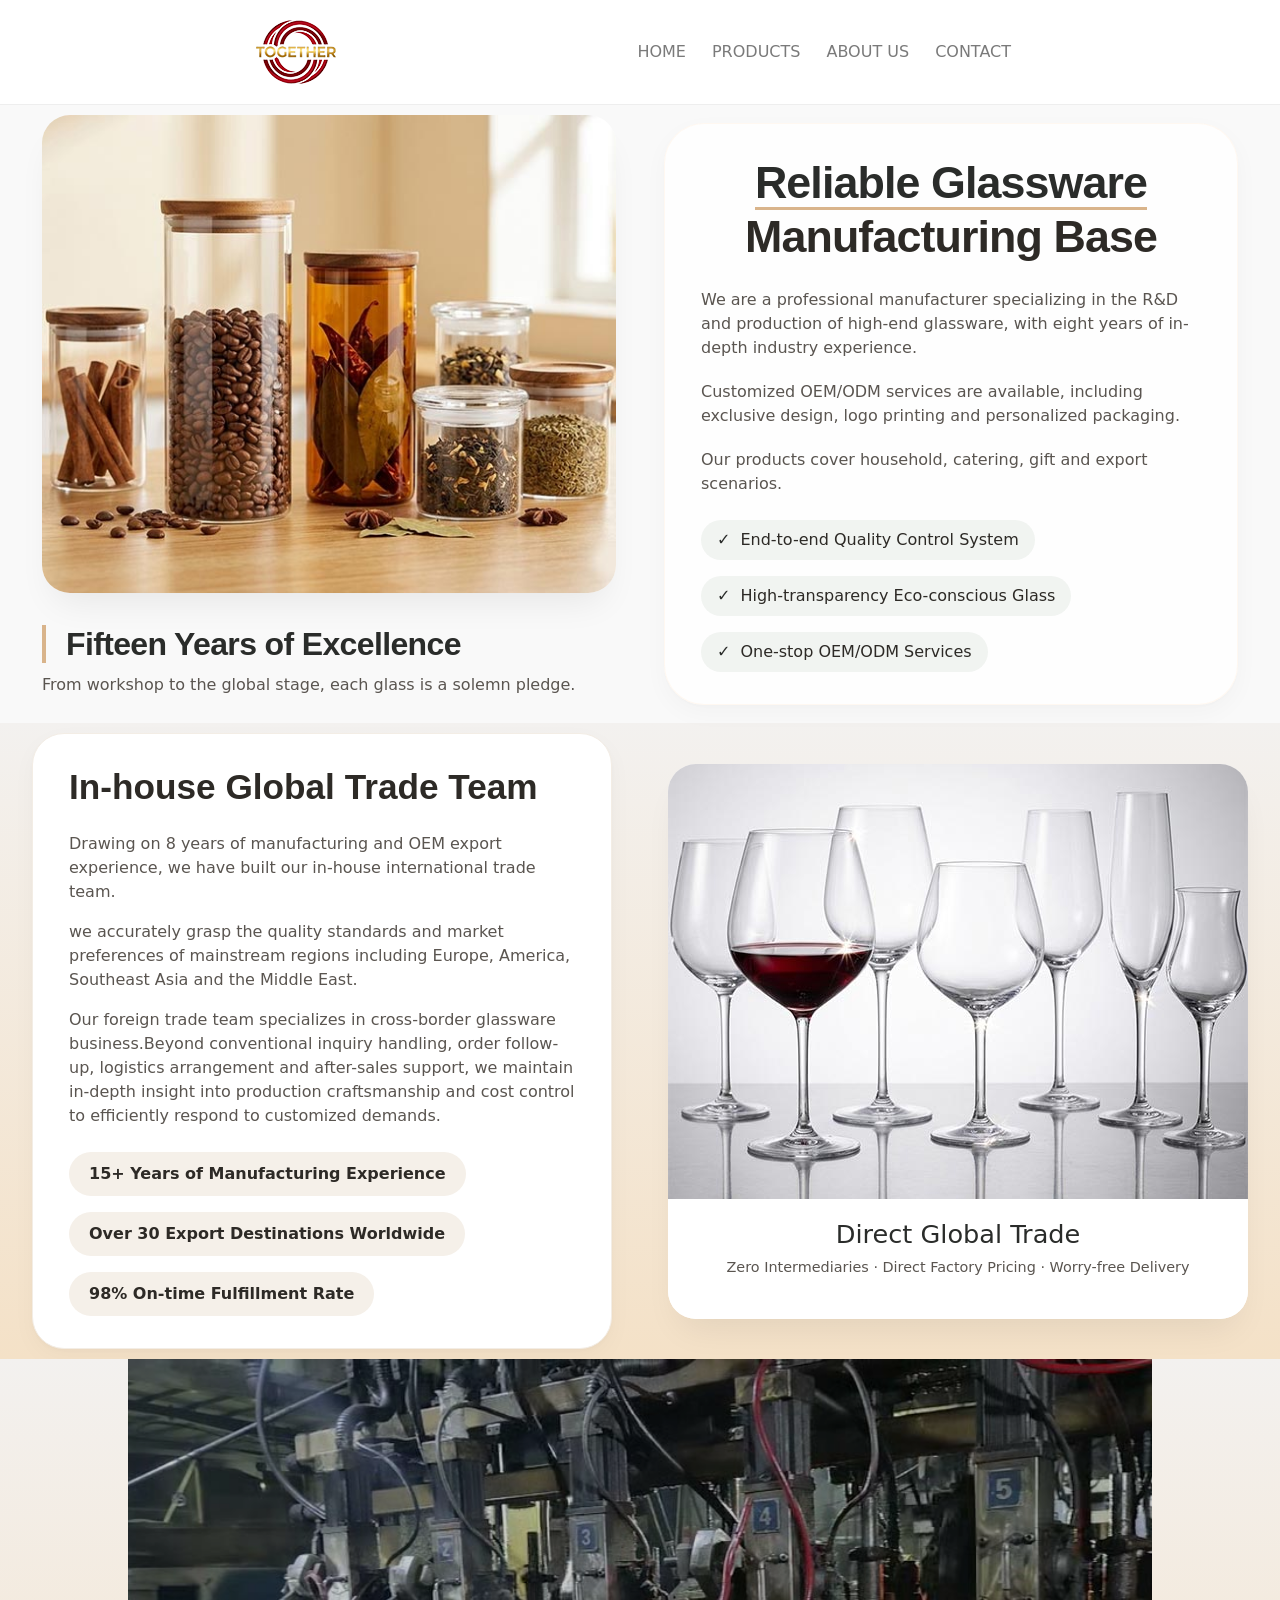
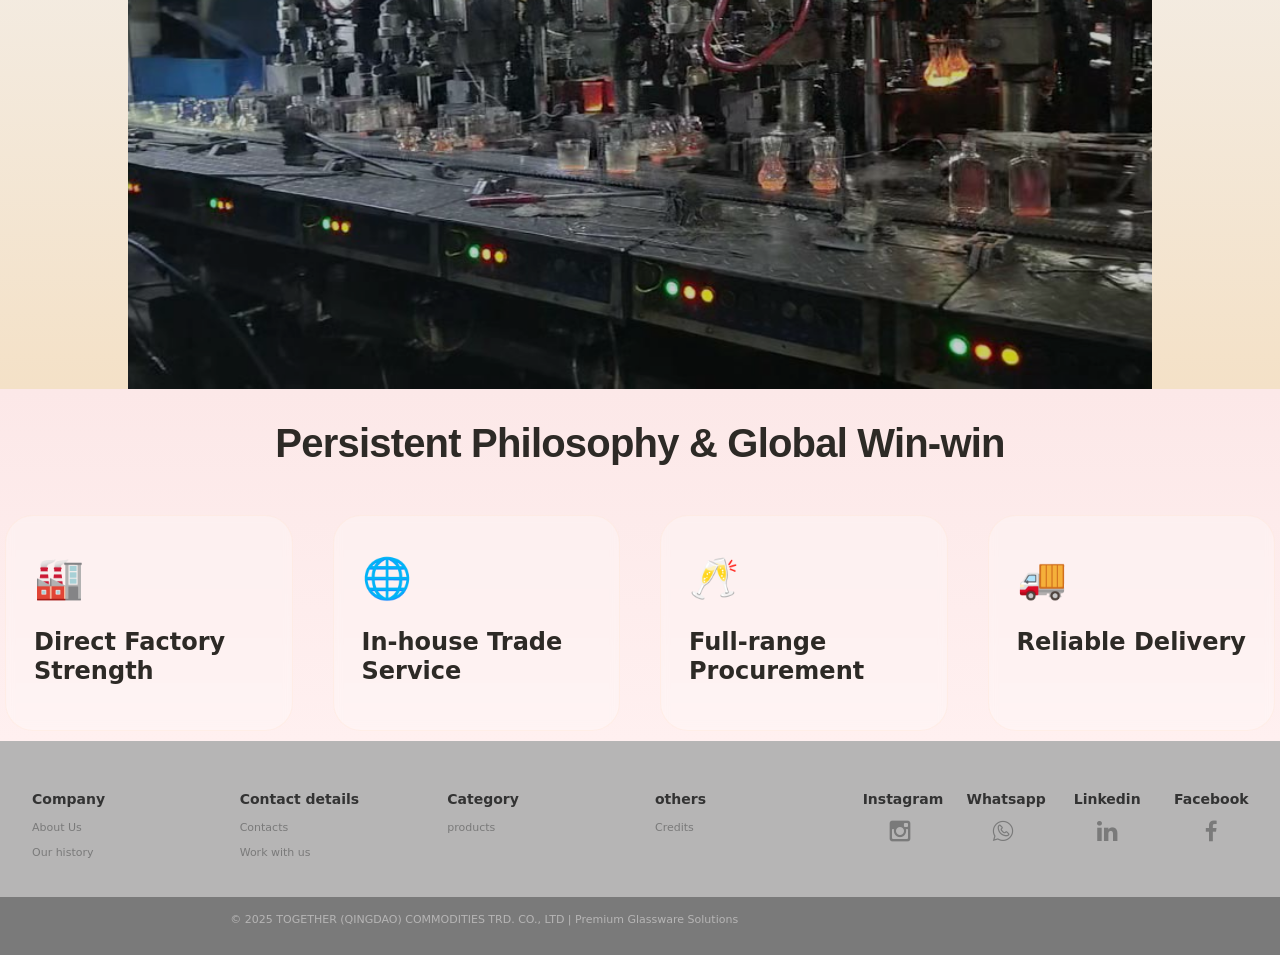
<file: about.html>
<!DOCTYPE html>
<html lang="zh-CN">

<head>
    <meta charset="UTF-8">
    <meta name="viewport" content="width=device-width, initial-scale=1.0, viewport-fit=cover">
    <link rel="stylesheet" href="bootstrap.min.css">
    <link rel="stylesheet" href="swiper5.css">
    <link rel="stylesheet" href="Corporate-Footer-Clean.css">
    <link rel="stylesheet" href="iconfont.css">
    <link rel="stylesheet" href="other.css">
    <link rel="stylesheet" href="style.css">
    <title>about | together</title>
    <title>关于我们 | together - 匠心玻璃制品</title>
    <!-- 完全移除了 Bootstrap 和其他外部库，纯原生 CSS，轻量且现代 -->
    
    <script data-goatcounter="https://muxingwan.goatcounter.com/count" async src="//gc.zgo.at/count.js"></script>
    <style>
        /* ---------- RESET & 全局变量 ---------- */
        *,
        *::before,
        *::after {
            margin: 0;
            padding: 0;
            box-sizing: border-box;
        }

        /* 自定义柔和现代配色系统 */
        :root {
            --color-primary: #2a2c2a;
            /* 深橄榄绿，体现自然/工匠感 */
            --color-primary-light: #4a7c4b;
            --color-accent: #d9b48b;
            /* 暖陶土色，增加精致温暖感 */
            --color-bg-light: #fefaf5;
            /* 柔和米白背景 */
            --color-bg-card: #ffffff;
            --color-text-dark: #2d2a26;
            --color-text-soft: #5a5550;
            --color-border: #ece5dc;
            --shadow-sm: 0 8px 24px rgba(0, 0, 0, 0.03), 0 2px 4px rgba(0, 0, 0, 0.02);
            --shadow-md: 0 20px 35px -12px rgba(0, 0, 0, 0.08);
            --radius-card: 28px;
            --radius-element: 40px;
            --transition: all 0.35s cubic-bezier(0.2, 0.9, 0.4, 1.1);
        }

        body {
            background-color: var(--color-bg-light);
            font-family: system-ui, -apple-system, 'Segoe UI', Roboto, 'Helvetica Neue', sans-serif;
            color: var(--color-text-dark);
            line-height: 1.5;
            scroll-behavior: smooth;
        }

        /* 容器系统 - 干净现代 */
        .container {
            max-width: 1280px;
            margin: 20 auto;
            padding: 0 32px;
        }

        /* 通用部分 */
        img {
            max-width: 100%;
            height: auto;
            display: block;
        }

        /* 导航占位区域 - 为了视觉完整性，做简单占位模拟（后续可替换实际nav） */
        .nav-simulate {
            background: rgba(255, 248, 240, 0.9);
            backdrop-filter: blur(10px);
            padding: 1rem 2rem;
            display: flex;
            justify-content: space-between;
            align-items: center;
            flex-wrap: wrap;
            border-bottom: 1px solid var(--color-border);
            position: sticky;
            top: 0;
            z-index: 100;
        }

        .logo {
            font-weight: 600;
            font-size: 1.5rem;
            letter-spacing: -0.3px;
            background: linear-gradient(135deg, var(--color-primary) 0%, #2b7a3e 100%);
            background-clip: text;
            -webkit-background-clip: text;
            color: transparent;
        }

        .nav-links {
            display: flex;
            gap: 2rem;
        }

        .nav-links a {
            text-decoration: none;
            color: var(--color-text-dark);
            font-weight: 500;
            transition: var(--transition);
        }

        .nav-links a:hover {
            color: var(--color-primary);
        }

        /* ========== 第一部分: 内容靠右，左侧留白放图片 & 标题 ========= */

        .split-layout {
            display: flex;
            align-items: center;
            gap: 48px;
            flex-wrap: wrap;
        }

        /* 左侧区域：占位放图片 + 装饰性标题/副标题 */
        .hero-left {
            flex: 1;
            min-width: 260px;
        }

        .image-card {
            background: var(--color-bg-card);
            border-radius: var(--radius-card);
            overflow: hidden;
            box-shadow: var(--shadow-md);
            transition: var(--transition);
        }

        .image-card img {
            width: 100%;
            object-fit: cover;
            transition: transform 0.6s ease;
        }

        .image-card:hover img {
            transform: scale(1.02);
        }

        .floating-title {
            margin-top: 32px;
            text-align: left;
        }

        .floating-title h2 {
            font-size: 2rem;
            font-weight: 600;
            letter-spacing: -0.02em;
            color: var(--color-primary);
            border-left: 4px solid var(--color-accent);
            padding-left: 20px;
        }

        .floating-title p {
            color: var(--color-text-soft);
            margin-top: 10px;
            font-size: 1rem;
        }

        /* 右侧内容区域：文字密集靠右 */
        .hero-right {
            flex: 1;
            min-width: 280px;
        }

        .content-card {
            background: rgba(255, 255, 255, 0.75);
            backdrop-filter: blur(2px);
            border-radius: 40px;
            padding: 32px 36px;
            box-shadow: var(--shadow-sm);
            border: 1px solid rgba(255, 245, 235, 0.7);
        }

        .badge {
            display: inline-block;
            background: var(--color-primary-light);
            color: white;
            padding: 6px 18px;
            border-radius: 100px;
            font-size: 0.8rem;
            font-weight: 500;
            letter-spacing: 0.3px;
            margin-bottom: 20px;
        }

        .hero-right h1 {
            font-size: 2.8rem;
            font-weight: 700;
            line-height: 1.2;
            margin-bottom: 24px;
            letter-spacing: -0.02em;
        }

        .hero-right h1 span {
            color: var(--color-primary);
            border-bottom: 3px solid var(--color-accent);
        }

        .hero-right p {
            color: var(--color-text-soft);
            margin-bottom: 20px;
            font-size: 1rem;
            text-align: left;
        }

        /* ========== 第二部分: 内容靠左，右边放图片和标题 ========= */
        .section-reverse {
            padding: 10px 0 10px;
            background: linear-gradient(180deg, #f3f1ef 0%, #f4e1c7 100%);
        }

        .split-reverse {
            display: flex;
            flex-direction: row;
            align-items: center;
            gap: 56px;
            flex-wrap: wrap;
        }

        /* 右边部分: 图片+标题区域 */
        .reverse-right {
            flex: 1;
            min-width: 260px;
        }

        .reverse-left {
            flex: 1;
            min-width: 280px;
        }

        .content-block {
            background: var(--color-bg-card);
            border-radius: 32px;
            padding: 32px 36px;
            box-shadow: var(--shadow-sm);
            border: 1px solid #f3ede5;
        }

        .content-block h2 {
            font-size: 2.2rem;
            margin-bottom: 24px;
            font-weight: 650;
        }

        .content-block h2 .highlight {
            color: var(--color-primary);
            background: rgba(44, 95, 45, 0.1);
            padding: 0 8px;
            border-radius: 24px;
        }

        .content-block p {
            margin-bottom: 1rem;
            color: var(--color-text-soft);
        }

        .stats {
            display: flex;
            gap: 24px;
            margin-top: 24px;
        }

        .right-image-title {
            background: var(--color-bg-card);
            border-radius: var(--radius-card);
            overflow: hidden;
            transition: var(--transition);
            box-shadow: var(--shadow-md);
        }

        .right-image-title img {
            width: 100%;
            aspect-ratio: 4/3;
            object-fit: cover;
        }

        .image-caption {
            padding: 20px 20px 24px;
            text-align: center;
            background: white;
        }

        .image-caption h3 {
            font-size: 1.6rem;
            color: var(--color-primary);
            margin-bottom: 8px;
        }

        .image-caption p {
            font-size: 0.9rem;
            color: var(--color-text-soft);
        }

        /* ========== 第三部分: 100%宽度，下方全宽区域优势展示 ========= */
        .full-width-section {
            width: 100%;
            background: linear-gradient(180deg, var(--bg-light-1) 0%, var(--bg-light-4) 100%);
            padding: 30px 5px 10px;
        }

        .full-inner {
            max-width: 1280px;
            margin: 0 auto;
        }

        .core-grid {
            display: flex;
            flex-wrap: wrap;
            gap: 40px;
            justify-content: space-between;
            margin-top: 48px;
        }

        .core-card {
            background: rgba(255, 255, 255, 0.25);
            backdrop-filter: blur(4px);
            border-radius: 28px;
            padding: 32px 28px;
            flex: 1;
            min-width: 220px;
            transition: transform 0.2s, background 0.2s;
            border: 1px solid rgba(255, 215, 180, 0.2);
        }

        .core-card:hover {
            background: var(--bg-light-4);
            transform: translateY(-5px);
        }

        .core-icon {
            font-size: 2.5rem;
            margin-bottom: 20px;
        }

        .core-card h4 {
            font-size: 1.5rem;
            margin-bottom: 12px;
            font-weight: 600;
        }

        .core-card p {
            opacity: 0.85;
            line-height: 1.5;
        }

        .full-width-section h2 {
            font-size: 2.5rem;
            font-weight: 700;
            text-align: center;
            letter-spacing: -0.02em;
        }

        .full-width-section .sub {
            text-align: center;
            opacity: 0.85;
            max-width: 700px;
            margin: 12px auto 0;
        }

        /* footer 占位区域美化 */
        .footer-placeholder-style {
            background: #1e1c19;
            color: #cbc3b5;
            text-align: center;
            padding: 32px;
            margin-top: 0;
            font-size: 0.85rem;
        }

        /* 响应式设计：移动端优雅适配 */
        @media (max-width: 900px) {
            .container {
                padding: 0 24px;
            }

            .split-layout,
            .split-reverse {
                flex-direction: column;
            }

            .hero-right,
            .hero-left,
            .reverse-left,
            .reverse-right {
                width: 100%;
            }

            .hero-right h1 {
                font-size: 2.2rem;
            }

            .content-card,
            .content-block {
                padding: 24px;
            }

            .core-grid {
                flex-direction: column;
            }
        }
    </style>
</head>

<body>

    <!-- 导航占位区 (与nav.html风格一致，模拟原导航但更现代干净) 
         完全保留原结构，可以替换实际nav，但这里设计精致占位使布局完整 -->
    <nav id="nav-placeholder"></nav>

    <main>
        <!-- ========= 第一部分：内容靠右，左侧放图片+标题 ========= -->
        <section class="section-hero">
            <div class="container">
                <div class="split-layout">
                    <!-- 左侧：图片 + 标题区域 (图片美观及装饰标题) -->
                    <div class="hero-left">
                        <div class="image-card">
                            <img src="assets/images/c1.jpg" alt="玻璃工艺大师工作场景" style="width:100%; height:auto;">
                        </div>
                        <div class="floating-title">
                            <h2>Fifteen Years of Excellence</h2>
                            <p>From workshop to the global stage, each glass is a solemn pledge.</p>
                        </div>
                    </div>
                    <!-- 右侧：详细内容完全靠右（视觉上右对齐风格） -->
                    <div class="hero-right">
                        <div class="content-card">
                            <h1><span>Reliable Glassware</span><br>Manufacturing Base</h1>
                            <p>We are a professional manufacturer specializing in the R&D and production of high-end
                                glassware, with eight years of in-depth industry experience.
                            </p>
                            <p>Customized OEM/ODM services are available, including exclusive design, logo printing and
                                personalized packaging.
                            </p>
                            <p>Our products cover household, catering, gift and export scenarios. </p>
                            <div class="feature-list">
                                <div class="feature-item">End-to-end Quality Control System</div>
                                <div class="feature-item">High-transparency Eco-conscious Glass</div>
                                <div class="feature-item">One-stop OEM/ODM Services</div>
                            </div>
                        </div>
                    </div>
                </div>
            </div>
        </section>

        <!-- ========= 第二部分：内容靠左，右边放图片和标题 ========= -->
        <section class="section-reverse">
            <div class="container">
                <div class="split-reverse">
                    <!-- 左侧：文字内容区域靠左 -->
                    <div class="reverse-left">
                        <div class="content-block">
                            <h2>In-house Global Trade Team</h2>
                            <p>Drawing on 8 years of manufacturing and OEM export experience, we have built our in-house international trade team.
                            </p>
                            <p>we accurately grasp the quality standards and market preferences of mainstream regions
                                including Europe, America, Southeast Asia and the Middle East.</p>
                            <p>Our foreign trade team specializes in cross-border glassware business.Beyond conventional inquiry handling, order follow-up, logistics arrangement and after-sales support, we maintain in-depth insight into production craftsmanship and cost control to efficiently respond to customized demands.
                            </p>
                            <div class="feature-list">
                                <div class="stat">15+ Years of Manufacturing Experience</div>
                                <div class="stat">Over 30 Export Destinations Worldwide</div>
                                <div class="stat">98% On-time Fulfillment Rate</div>
                            </div>
                        </div>
                    </div>
                    <!-- 右侧：图片 + 醒目标题区域 -->
                    <div class="reverse-right">
                        <div class="right-image-title">
                            <img src="assets/images/c2.jpg" alt="国际化贸易团队沟通场景">
                            <div class="image-caption">
                                <h3>Direct Global Trade</h3>
                                <p>Zero Intermediaries · Direct Factory Pricing · Worry-free Delivery</p>
                            </div>
                        </div>
                    </div>
                </div>
            </div>
        </section>
        <section class="section-factory">
            <div class="carousel-bg">
                <div class="carousel-slide active" style="background-image: url('assets/images/Factory24.278.jpg');"></div>
                <div class="carousel-slide" style="background-image: url('assets/images/Factory52.716.jpg');"></div>
                <div class="carousel-slide" style="background-image: url('assets/images/Factory50.740.jpg');"></div>
                <div class="carousel-slide" style="background-image: url('assets/images/Factory01.894.jpg');"></div>
                <div class="carousel-slide" style="background-image: url('assets/images/Factory17.112.jpg');"></div>
            </div>
        </section>
        <!-- ========= 第三部分：100%宽度，底部优势全覆盖区域（全宽） ========= -->
        <section class="full-width-section">
            <div class="full-inner">
                <h2>Persistent Philosophy & Global Win-win</h2>
                <div class="core-grid">
                    <div class="core-card">
                        <div class="core-icon">🏭</div>
                        <h4>Direct Factory Strength</h4>
                    </div>
                    <div class="core-card">
                        <div class="core-icon">🌐</div>
                        <h4>In-house Trade Service</h4>
                    </div>
                    <div class="core-card">
                        <div class="core-icon">🥂</div>
                        <h4>Full-range Procurement</h4>
                    </div>
                    <div class="core-card">
                        <div class="core-icon">🚚</div>
                        <h4>Reliable Delivery</h4>
                    </div>
                </div>
            </div>
        </section>
    </main>

    <div id="footer-placeholder"></div>

    <script>
        // 加载导航
        fetch('nav.html')
            .then(response => response.text())
            .then(data => document.getElementById('nav-placeholder').innerHTML = data);

        // 加载页脚
        fetch('footer.html')
            .then(response => response.text())
            .then(data => document.getElementById('footer-placeholder').innerHTML = data);
    </script>
    
    <script>
        // 只对 section-factory 的背景做轮播
        // 获取轮播容器内的所有背景项（只作用于 .section-factory 内）
        const slides = document.querySelectorAll('.carousel-bg .carousel-slide');
        let currentIndex = 0;

        // 轮播函数
        function rotateBackground() {
            // 移除当前激活的类
            slides[currentIndex].classList.remove('active');

            // 计算下一个索引
            currentIndex = (currentIndex + 1) % slides.length;

            // 添加激活类到下一张
            slides[currentIndex].classList.add('active');
        }

        // 每 5 秒切换一次背景（只有轮播容器中的背景会切换）
        setInterval(rotateBackground, 5000);
    </script>
</body>

</html>
</file>
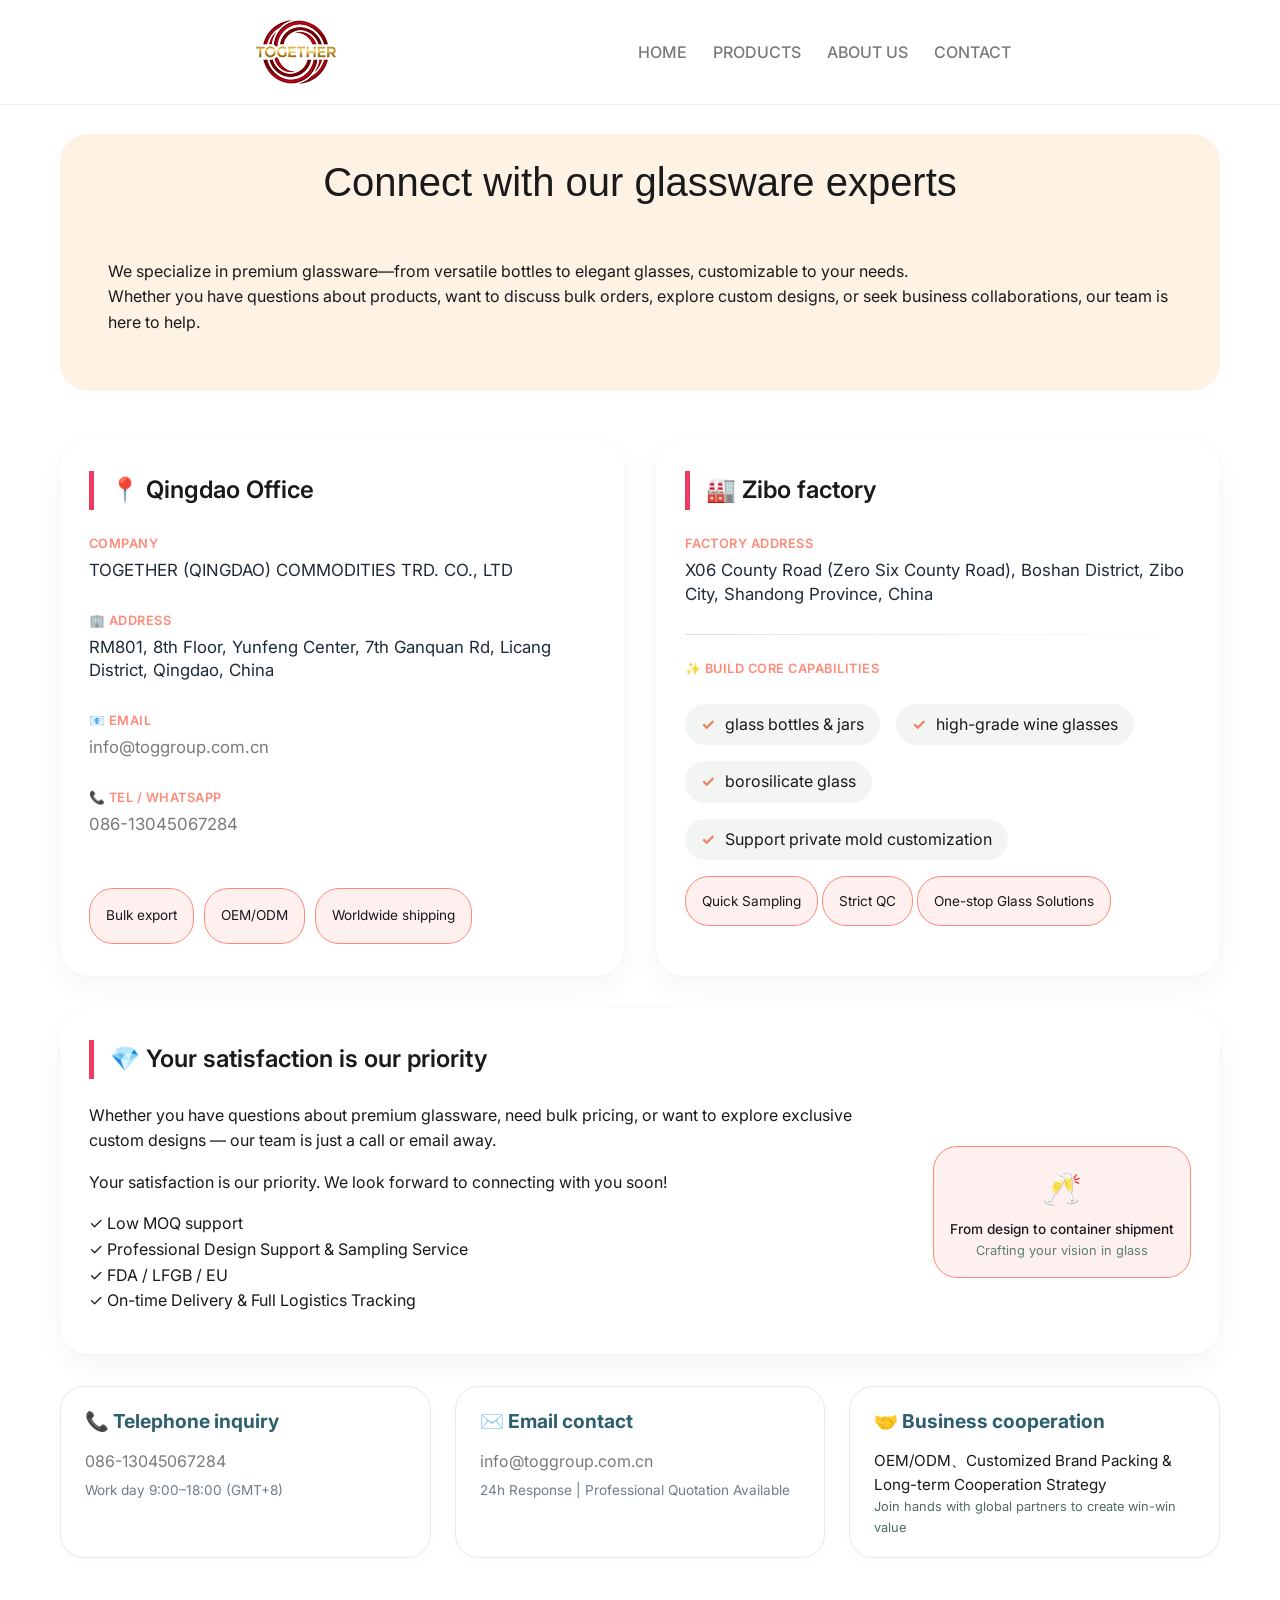
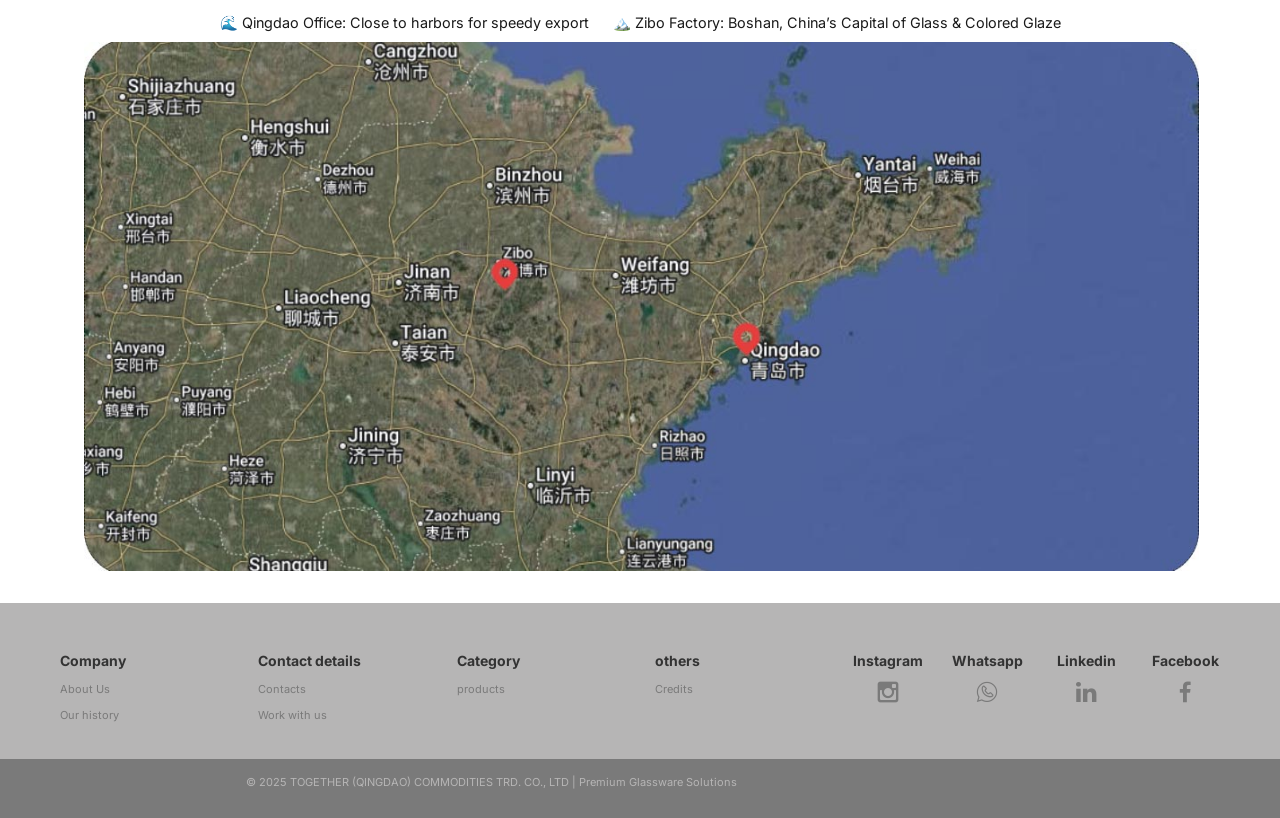
<file: contact.html>
<!DOCTYPE html>
<html lang="zh-CN">

<head>
    <meta charset="UTF-8">
    <meta name="viewport" content="width=device-width, initial-scale=1.0, user-scalable=yes">
    <link rel="stylesheet" href="bootstrap.min.css">
    <link rel="stylesheet" href="swiper5.css">
    <link rel="stylesheet" href="Corporate-Footer-Clean.css">
    <link rel="stylesheet" href="iconfont.css">
    <link rel="stylesheet" href="other.css">
    <link rel="stylesheet" href="style.css">
    <title>Contact us | together</title>
    <script data-goatcounter="https://muxingwan.goatcounter.com/count" async src="//gc.zgo.at/count.js"></script>
    <style>
        /* ========== Hero 区域 ========== */
        .contact-hero {
            padding: 3rem 0 2rem 0;
            background: #ffffff;
        }

        .hero-sub {
            font-size: 1.1rem;
            color: #4a5b68;
            max-width: 680px;
            border-left: 4px solid #8fc1b0;
            padding-left: 1rem;
            margin-top: 0.5rem;
        }

        /* ========== 联系信息网格布局 ========== */
        .contact-grid {
            display: grid;
            grid-template-columns: repeat(2, 1fr);
            gap: 2rem;
            margin: 3rem 0 2rem;
        }

        /* ========== 卡片样式 ========== */
        .info-card {
            background: #ffffff;
            border-radius: 28px;
            box-shadow: 0 12px 28px rgba(0, 0, 0, 0.04), 0 0 0 1px rgba(0, 0, 0, 0.02);
            padding: 2rem 1.8rem;
            transition: all 0.2s ease;
        }

        .full-width-card {
            grid-column: span 2;
            margin: 1rem 0 2rem 0;
        }

        .section-title {
            font-size: 1.5rem;
            font-weight: 600;
            margin-bottom: 1.5rem;
            display: flex;
            align-items: center;
            gap: 0.5rem;
            border-left: 5px solid var(--color-3);
            padding-left: 1rem;
        }

        .contact-detail-item {
            margin-bottom: 1.75rem;
        }

        .contact-label {
            font-weight: 600;
            color: var(--color-4);
            display: block;
            font-size: 0.8rem;
            text-transform: uppercase;
            letter-spacing: 0.5px;
            margin-bottom: 0.3rem;
        }

        .contact-value {
            font-size: 1.05rem;
            color: #1f2c38;
            word-break: break-word;
            line-height: 1.4;
        }


        .contact-value a:hover {
            color: #1d4f43;
            border-bottom-color: #1d4f43;
        }

        .divider {
            height: 1px;
            background: linear-gradient(90deg, #e2e0db, transparent);
            margin: 1.5rem 0;
        }

        .badge-row {
            display: flex;
            flex-wrap: wrap;
            gap: 10px;
            margin: 20px 0 0;
        }

        .badge {
            background: #f0f4f2;
            padding: 6px 14px;
            border-radius: 40px;
            font-size: 0.8rem;
            color: #2f6759;
            font-weight: 500;
        }

        .map-placeholder {
            background: var(--bg-light-4);
            border-radius: 24px;
            padding: 1rem;
            margin-top: 1.5rem;
            text-align: center;
            font-size: 0.85rem;
            border: 1px solid var(--color-4);
        }

        /* ========== 工厂区域样式 ========== */
        .factory-highlight {
            background: #f6f8f5;
            border-radius: 24px;
            padding: 1.5rem;
            margin-top: 1rem;
            border: 1px solid #e7e5df;
        }

        /* ========== 服务网格 ========== */
        .service-grid {
            display: grid;
            grid-template-columns: repeat(auto-fit, minmax(180px, 1fr));
            gap: 1rem;
            margin-top: 1rem;
        }

        .service-item {
            border-radius: 20px;
            padding: 0.8rem;
            text-align: center;
            font-size: 0.9rem;
            border: 1px solid var(--color-4);
            border-radius: 24px;
        }

        /* ========== 顶部专家区 ========== */
        .expert-box {
            background: var(--bg-light-7);
            border-radius: 28px;
            padding: 1.5rem;
            text-align: center;
            margin: 1.8rem 0 0.5rem;
        }

        .expert-box p {
            padding: 1.5rem;
            text-align: left;
            margin: 1.8rem 0 0.5rem;
        }

        /* ========== 全宽卡片内部布局 ========== */
        .priority-wrapper {
            display: flex;
            flex-wrap: wrap;
            gap: 1.5rem;
            justify-content: space-between;
            align-items: center;
        }

        .priority-content {
            flex: 2;
            min-width: 220px;
        }

        .priority-content p {
            margin-bottom: 1rem;
            font-size: 1rem;
        }

        .priority-content .check-list {
            margin-bottom: 0.5rem;
        }

        .priority-badge {
            text-align: center;
        }

        .priority-badge>div:first-child {
            font-size: 2rem;
        }

        .priority-badge .badge-title {
            font-weight: 500;
            margin-top: 0.3rem;
        }

        .priority-badge .badge-sub {
            font-size: 0.8rem;
            color: #5b7c6f;
        }

        /* ========== 底部三个服务卡片 ========== */
        .service-cards {
            display: flex;
            flex-wrap: wrap;
            gap: 1.5rem;
            justify-content: space-between;
            margin: 2rem 0 1rem;
        }

        .service-card-item {
            background: #ffffff;
            border-radius: 24px;
            padding: 1.2rem 1.5rem;
            flex: 1;
            box-shadow: 0 4px 12px rgba(0, 0, 0, 0.02);
            border: 1px solid #ece8e2;
        }

        .service-card-item .card-title {
            font-weight: 700;
            font-size: 1.2rem;
            color: #2d5f6e;
        }

        .service-card-item .phone-link {
            margin-top: 0.5rem;
        }

        .service-card-item .phone-link a {
            color: #1f5e50;
            text-decoration: none;
            font-weight: 500;
        }

        .service-card-item .sub-text {
            font-size: 0.85rem;
            color: #6f7e8a;
            margin-top: 6px;
        }

        .service-card-item .email-link {
            margin-top: 0.5rem;
        }

        .service-card-item .email-link a {
            color: #1f5e50;
            text-decoration: none;
        }

        .service-card-item .cooperation-desc {
            font-size: 0.95rem;
            margin-top: 0.3rem;
        }

        .service-card-item .cooperation-sub {
            font-size: 0.8rem;
            color: #4f6b62;
        }

        /* ========== 双枢纽地理优势 ========== */
        .location-box {
            border-radius: 28px;
            padding: 1.5rem;
            text-align: center;
            margin: 1.8rem 0 0.5rem;
        }

        .location-box .location-title {
            font-weight: 600;
            margin-bottom: 0.5rem;
        }

        .location-tags {
            display: flex;
            flex-wrap: wrap;
            justify-content: center;
            gap: 1.5rem;
            font-size: 0.9rem;
            padding-bottom: 8px;
        }

        .location-desc {
            margin-top: 1rem;
            font-size: 0.8rem;
            color: #628173;
        }

        /* ========== 响应式 ========== */
        @media (max-width: 800px) {
            .contact-grid {
                grid-template-columns: 1fr;
                gap: 1.5rem;
            }

            .full-width-card {
                grid-column: span 1;
            }

            .hero-title {
                font-size: 1.9rem;
            }

            .nav-links a {
                margin-left: 1rem;
                font-size: 0.9rem;
            }
        }

        @media (max-width: 480px) {
            .nav-flex {
                flex-direction: column;
                gap: 0.5rem;
                align-items: flex-start;
            }

            .nav-links {
                margin-top: 0.5rem;
            }

            .nav-links a {
                margin-left: 0;
                margin-right: 1.2rem;
            }

            .container {
                padding: 0 20px;
            }
        }
    </style>
</head>

<body>

    <!-- 导航栏 -->
    <nav id="nav-placeholder"></nav>

    <main>
        <div class="container">
            <!-- 顶部专家区 -->
            <div class="expert-box">
                <h2>Connect with our glassware experts</h2>
                <p>
                    We specialize in premium glassware—from versatile bottles to elegant glasses, customizable to your
                    needs.<br>
                    Whether you have questions about products, want to discuss bulk orders, explore custom designs, or
                    seek business collaborations, our team is here to help.
                </p>
            </div>

            <!-- 主要双列信息布局，无表单 -->
            <div class="contact-grid">
                <!-- 左侧：青岛办公室 & 联系详情 -->
                <div class="info-card">
                    <div class="section-title">
                        📍 Qingdao Office
                    </div>
                    <div class="contact-detail-item">
                        <span class="contact-label">COMPANY</span>
                        <div class="contact-value">TOGETHER (QINGDAO) COMMODITIES TRD. CO., LTD</div>
                    </div>
                    <div class="contact-detail-item">
                        <span class="contact-label">🏢 ADDRESS</span>
                        <div class="contact-value">RM801, 8th Floor, Yunfeng Center, 7th Ganquan Rd, Licang District,
                            Qingdao, China</div>
                    </div>
                    <div class="contact-detail-item">
                        <span class="contact-label">📧 EMAIL</span>
                        <div class="contact-value"><a href="mailto:info@toggroup.com.cn">info@toggroup.com.cn</a></div>
                    </div>
                    <div class="contact-detail-item">
                        <span class="contact-label">📞 TEL / WhatsApp</span>
                        <div class="contact-value"><a href="tel:+8613045067284">086-13045067284</a></div>
                    </div>
                    <div class="badge-row">
                        <span class="map-placeholder">Bulk export</span>
                        <span class="map-placeholder">OEM/ODM</span>
                        <span class="map-placeholder">Worldwide shipping</span>
                    </div>
                </div>

                <!-- 右侧：工厂信息与定制能力 -->
                <div class="info-card">
                    <div class="section-title">
                        🏭 Zibo factory
                    </div>
                    <div class="contact-detail-item">
                        <span class="contact-label">FACTORY ADDRESS</span>
                        <div class="contact-value">X06 County Road (Zero Six County Road), Boshan District, Zibo City,
                            Shandong Province, China</div>
                    </div>
                    <div class="divider"></div>
                    <div class="contact-detail-item">
                        <span class="contact-label">✨ build core capabilities</span>
                        <div class="feature-list">
                            <div class="feature-item">glass bottles & jars</div>
                            <div class="feature-item">high-grade wine glasses</div>
                            <div class="feature-item">borosilicate glass</div>
                            <div class="feature-item">Support private mold customization</div>
                        </div>
                    </div>
                    <div>
                        <span class="map-placeholder">Quick Sampling</span>
                        <span class="map-placeholder">Strict QC</span>
                        <span class="map-placeholder">One-stop Glass Solutions</span>
                    </div>
                </div>
            </div>

            <!-- 第二行：合作与服务亮点（全宽卡片） -->
            <div class="info-card full-width-card">
                <div class="section-title">
                    💎 Your satisfaction is our priority
                </div>
                <div class="priority-wrapper">
                    <div class="priority-content">
                        <p>Whether you have questions about premium glassware, need bulk pricing, or want to explore
                            exclusive custom designs — our team is just a call or email away.</p>
                        <p>Your satisfaction is our priority. We look forward to connecting with you soon!</p>
                        <p class="check-list">✓ Low MOQ support<br>✓ Professional Design Support & Sampling Service<br>✓
                            FDA / LFGB / EU<br>✓ On-time Delivery & Full Logistics Tracking</p>
                    </div>
                    <div class="map-placeholder priority-badge" style="margin-top: 0;">
                        <div>🥂</div>
                        <div class="badge-title">From design to container shipment</div>
                        <div class="badge-sub">Crafting your vision in glass</div>
                    </div>
                </div>
            </div>

            <!-- 联系小贴士：突出快速响应与协作通道 -->
            <div class="service-cards">
                <div class="service-card-item">
                    <div class="card-title">📞 Telephone inquiry</div>
                    <div class=".contact-value"><a href="tel:+8613045067284">086-13045067284</a></div>
                    <div class="sub-text">Work day 9:00–18:00 (GMT+8)</div>
                </div>
                <div class="service-card-item">
                    <div class="card-title">✉️ Email contact</div>
                    <div class=".contact-value"><a href="mailto:info@toggroup.com.cn">info@toggroup.com.cn</a></div>
                    <div class="sub-text">24h Response | Professional Quotation Available</div>
                </div>
                <div class="service-card-item">
                    <div class="card-title">🤝 Business cooperation</div>
                    <div class="cooperation-desc">OEM/ODM、Customized Brand Packing & Long-term Cooperation Strategy
                    </div>
                    <div class="cooperation-sub">Join hands with global partners to create win-win value</div>
                </div>
            </div>

            <!-- 地图占位/地理位置说明 -->
            <div class="location-box">
                <div class="location-tags">
                    <span>🌊 Qingdao Office: Close to harbors for speedy export</span>
                    <span>🏔️ Zibo Factory: Boshan, China’s Capital of Glass & Colored Glaze</span>
                </div>
                <img src="assets/images/map.jpg" width="1115px">
            </div>

        </div>
    </main>

    <div id="footer-placeholder"></div>

    <script type="text/javascript" src="assets/js/swiper5.js"></script>
    <script type="text/javascript" src="assets/js/index.js"></script>
    <script>
        // 加载导航
        fetch('nav.html')
            .then(response => response.text())
            .then(data => document.getElementById('nav-placeholder').innerHTML = data);

        // 加载页脚
        fetch('footer.html')
            .then(response => response.text())
            .then(data => document.getElementById('footer-placeholder').innerHTML = data);
    </script>
    <script>
        if (typeof Swiper !== 'undefined') {
            console.log("✅ Swiper 已成功加载并执行！");
        } else {
            console.error("❌ Swiper 未定义，脚本可能没运行。");
        }
    </script>
    <!-- 无任何表单，纯展示联系信息，符合要求 -->
    <!-- Google tag (gtag.js) -->
    <script async src="https://www.googletagmanager.com/gtag/js?id=G-665DPP5PVW"></script>
    <script>
        window.dataLayer = window.dataLayer || [];
        function gtag() { dataLayer.push(arguments); }
        gtag('js', new Date());

        gtag('config', 'G-665DPP5PVW');
    </script>
</body>

</html>
</file>
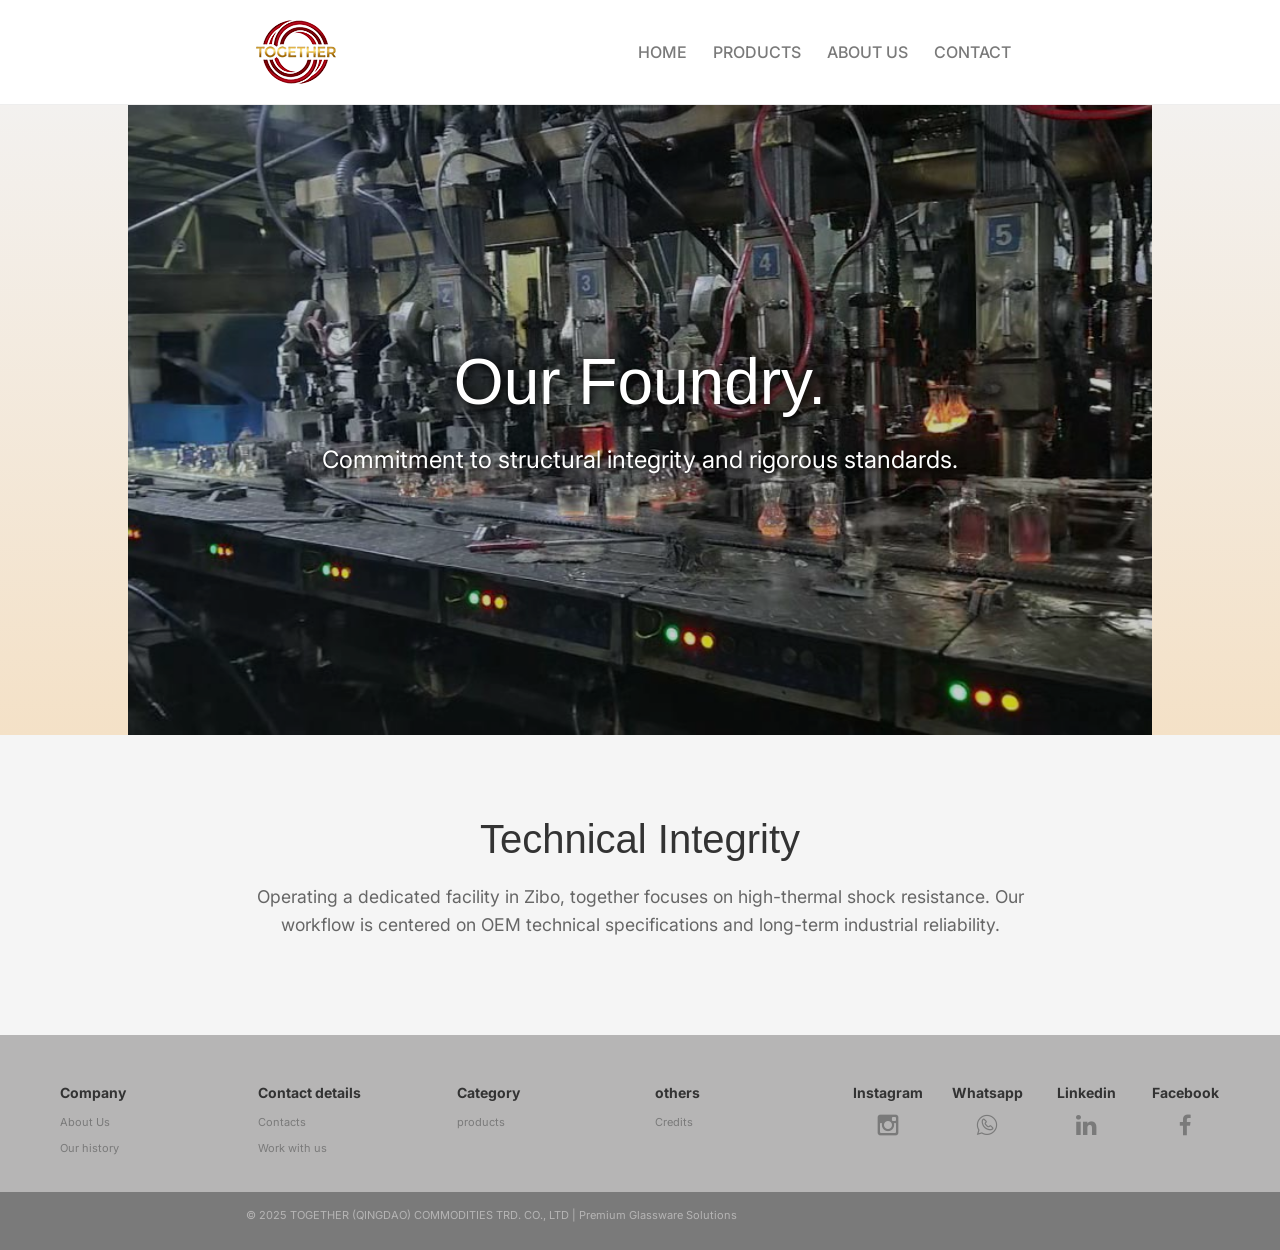
<file: factory.html>
<!DOCTYPE html>
<html lang="en">

<head>
    <meta charset="UTF-8">
    <link rel="stylesheet" href="bootstrap.min.css">
    <link rel="stylesheet" href="swiper5.css">
    <link rel="stylesheet" href="Corporate-Footer-Clean.css">
    <link rel="stylesheet" href="iconfont.css">
    <link rel="stylesheet" href="other.css">
    <link rel="stylesheet" href="style.css">
    <title>Factory | together</title>
    <script data-goatcounter="https://muxingwan.goatcounter.com/count" async src="//gc.zgo.at/count.js"></script>
</head>

<body>

    <nav id="nav-placeholder"></nav>
    <section class="section-factory">
        <div class="carousel-bg">
            <div class="carousel-slide active" style="background-image: url('assets/images/Factory24.278.jpg');"></div>
            <div class="carousel-slide" style="background-image: url('assets/images/Factory52.716.jpg');"></div>
            <div class="carousel-slide" style="background-image: url('assets/images/Factory50.740.jpg');"></div>
            <div class="carousel-slide" style="background-image: url('assets/images/Factory01.894.jpg');"></div>
            <div class="carousel-slide" style="background-image: url('assets/images/Factory17.112.jpg');"></div>
        </div>
        <h1>Our Foundry.</h1>
        <p>Commitment to structural integrity and rigorous standards.</p>
    </section>

    <section class="section-content">
        <div style="max-width:800px; margin:0 auto; text-align:center;">
            <h2>Technical Integrity</h2>
            <p>Operating a dedicated facility in Zibo, together focuses on high-thermal shock resistance. Our
                workflow is centered on OEM technical specifications and long-term industrial reliability.</p>
        </div>
    </section>
    <div id="footer-placeholder"></div>

    <script>
        // 加载导航
        fetch('nav.html')
            .then(response => response.text())
            .then(data => document.getElementById('nav-placeholder').innerHTML = data);

        // 加载页脚
        fetch('footer.html')
            .then(response => response.text())
            .then(data => document.getElementById('footer-placeholder').innerHTML = data);
    </script>
    <script>
        // 只对 section-factory 的背景做轮播
        // 获取轮播容器内的所有背景项（只作用于 .section-factory 内）
        const slides = document.querySelectorAll('.section-factory .carousel-slide');
        let currentIndex = 0;

        // 轮播函数
        function rotateBackground() {
            // 移除当前激活的类
            slides[currentIndex].classList.remove('active');

            // 计算下一个索引
            currentIndex = (currentIndex + 1) % slides.length;

            // 添加激活类到下一张
            slides[currentIndex].classList.add('active');
        }

        // 每 5 秒切换一次背景（只有轮播容器中的背景会切换）
        setInterval(rotateBackground, 5000);
    </script>
    <!-- Google tag (gtag.js) -->
    <script async src="https://www.googletagmanager.com/gtag/js?id=G-665DPP5PVW"></script>
    <script>
        window.dataLayer = window.dataLayer || [];
        function gtag() { dataLayer.push(arguments); }
        gtag('js', new Date());

        gtag('config', 'G-665DPP5PVW');
    </script>
</body>

</html>
</file>
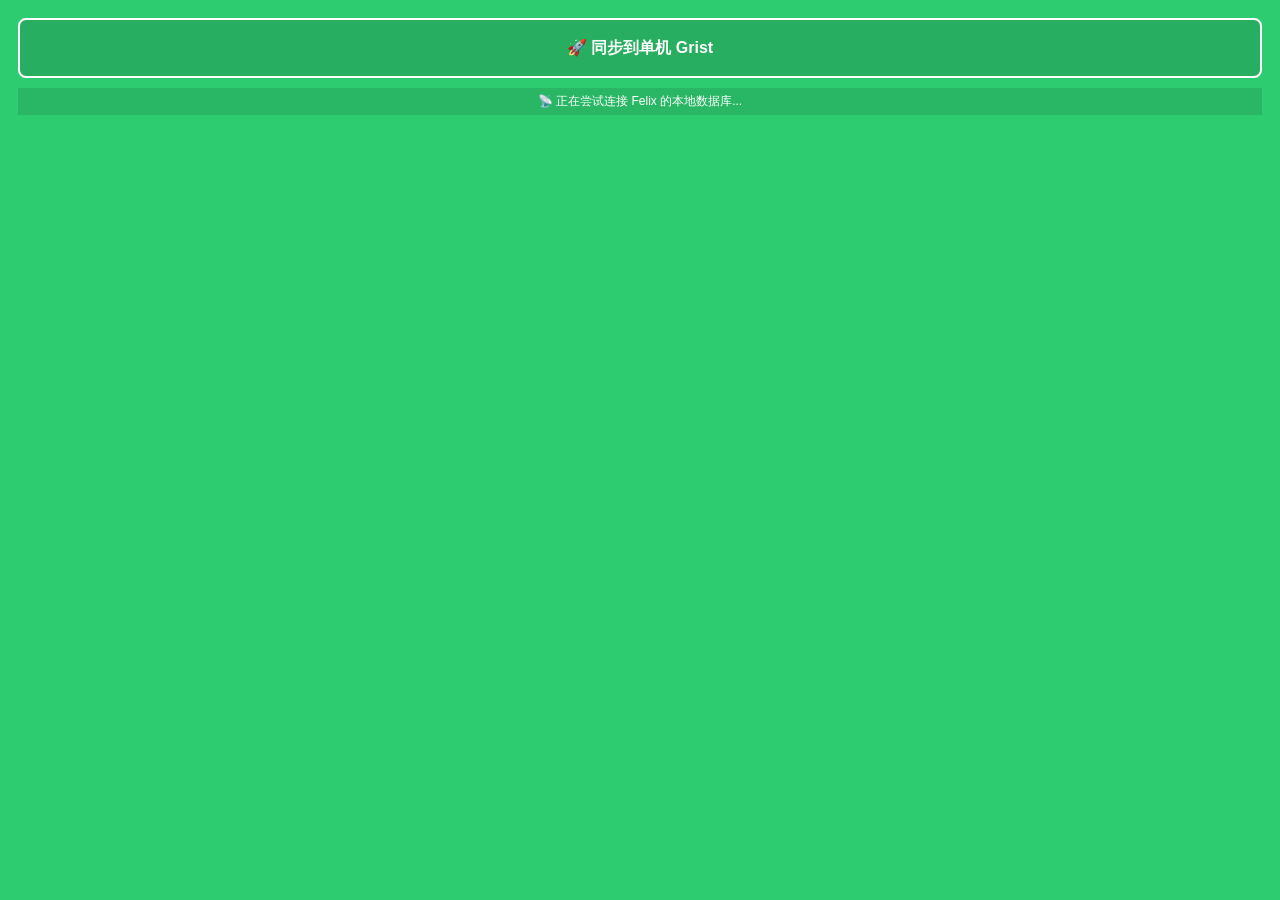
<file: grist.html>
<!DOCTYPE html>
<html>
<head>
  <meta charset="utf-8">
  <script src="https://docs.getgrist.com/grist-api.js"></script>
  <style>
    body { font-family: sans-serif; padding: 10px; background: #2ecc71; color: white; text-align: center; }
    #btn { 
      width: 100%; height: 60px; background: #27ae60; color: white; 
      border: 2px solid white; border-radius: 8px; font-size: 16px; font-weight: bold; cursor: pointer;
    }
    #status { margin-top: 10px; font-size: 12px; background: rgba(0,0,0,0.1); padding: 5px; }
  </style>
</head>
<body>

  <button id="btn">🚀 同步到单机 Grist</button>
  <div id="status">📡 正在尝试连接 Felix 的本地数据库...</div>

  <script>
    // 1. 初始化握手
    grist.ready({
      requiredAccess: 'full', // 申请最高权限
      onEditOptions: function() { console.log("Options clicked"); }
    });

    // 2. 监听行选中
    grist.onRecord(async (record) => {
      document.getElementById('status').innerText = "✅ 已连接到当前行: " + (record.Company_Name || "未命名公司");
      
      document.getElementById('btn').onclick = async () => {
        if (!record.Raw_Input) {
          alert("Raw_Input 是空的，没法同步数据！");
          return;
        }

        try {
          document.getElementById('status').innerText = "⏳ 正在写入...";
          const parts = record.Raw_Input.split('\t').map(p => p.trim());
          while (parts.length < 13) parts.push("");

          // 核心更新指令
          const actions = [
            ['UpdateRecord', 'Companies', record.id, {
              Country: parts[11],
              Business: parts[12],
              Company_Name: record.Company_Name || parts[0]
            }]
          ];

          const contactMap = {1:"Website", 2:"Email", 3:"Phone", 4:"WhatsApp", 5:"LinkedIn", 6:"Facebook", 7:"Instagram", 8:"Telegram", 9:"TikTok"};
          for (let idx in contactMap) {
            let val = parts[idx];
            if (val && !["n/a", "/", "-", "none"].includes(val.toLowerCase())) {
              let subVals = val.replace(/\//g, ' ').split(/\s+/).filter(v => v);
              subVals.forEach(sv => {
                actions.push(['AddRecord', 'Contacts', null, {
                  Company_Link: record.id, Type: contactMap[idx], Value: sv
                }]);
              });
            }
          }

          await grist.docApi.applyUserActions(actions);
          document.getElementById('status').innerText = "⭐ 同步成功！";
        } catch (e) {
          document.getElementById('status').innerText = "❌ 报错：" + e.message;
        }
      };
    });
  </script>
</body>
</html>
</file>
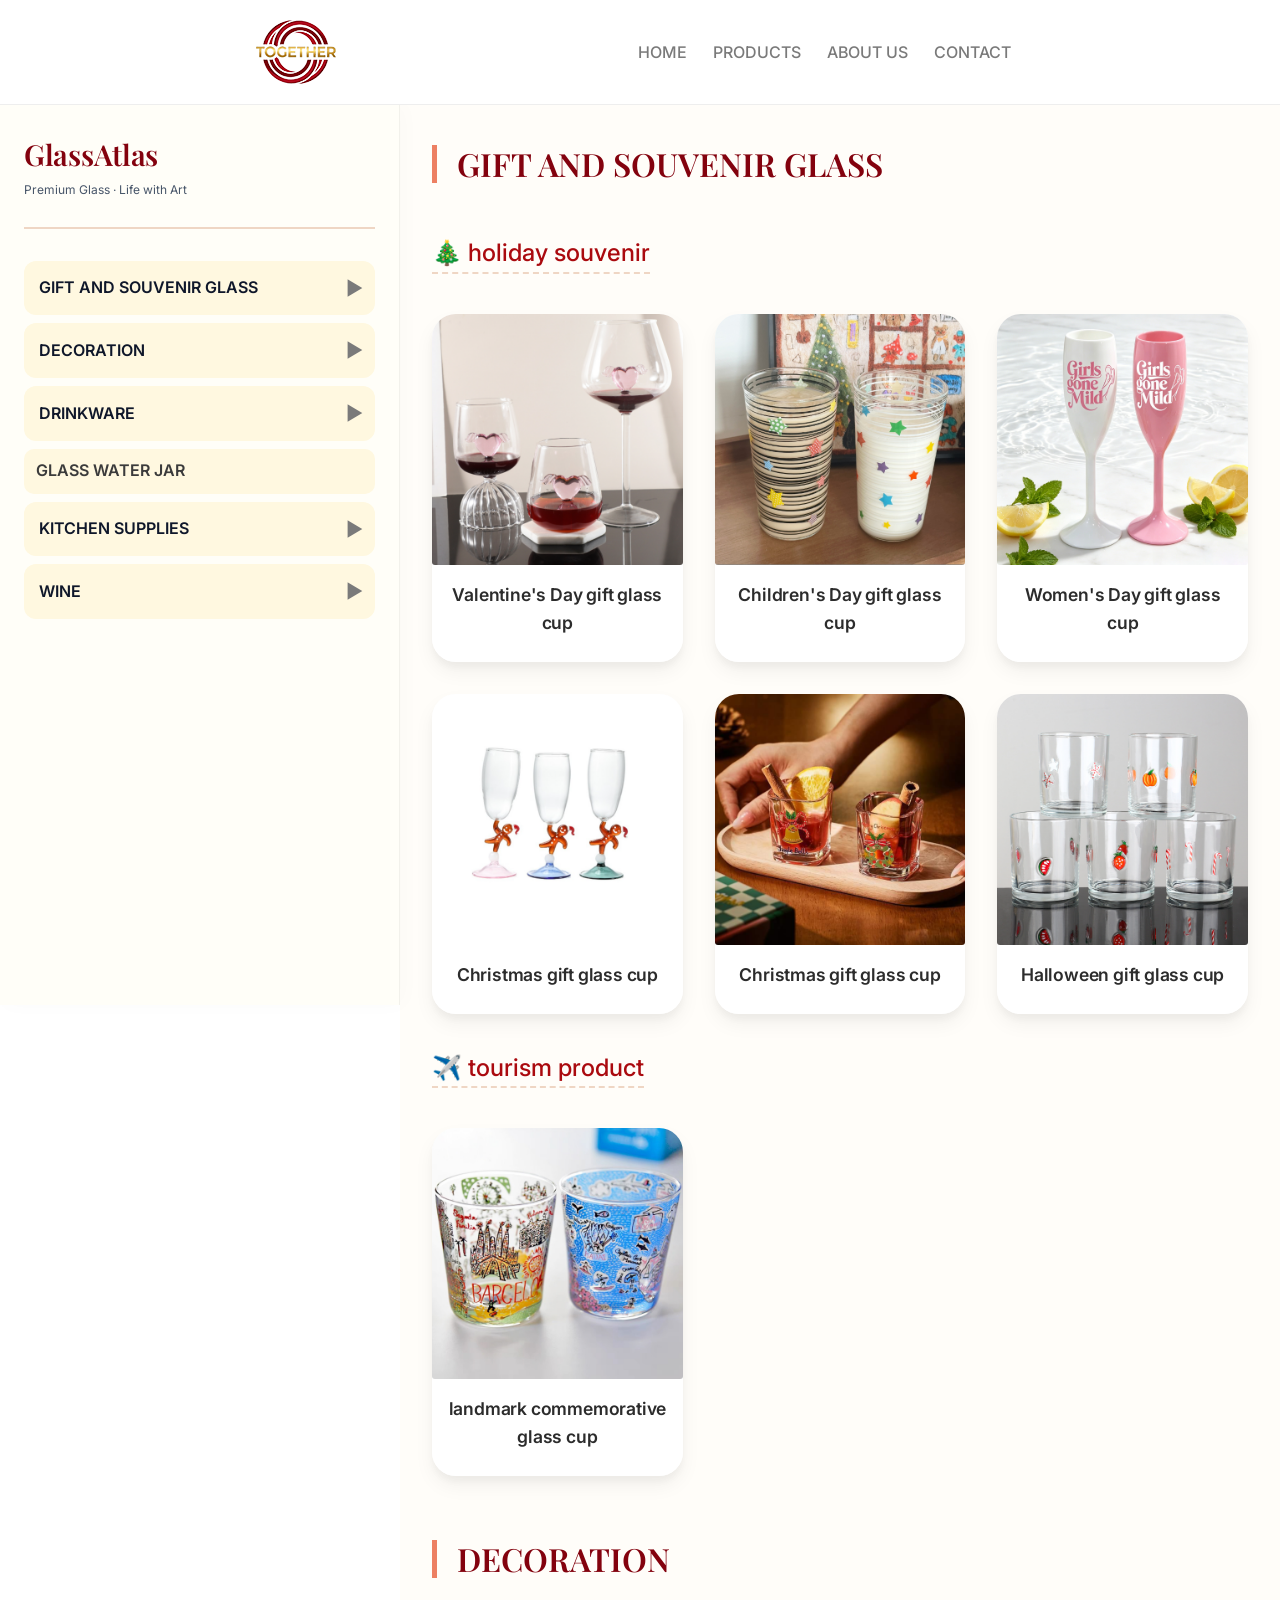
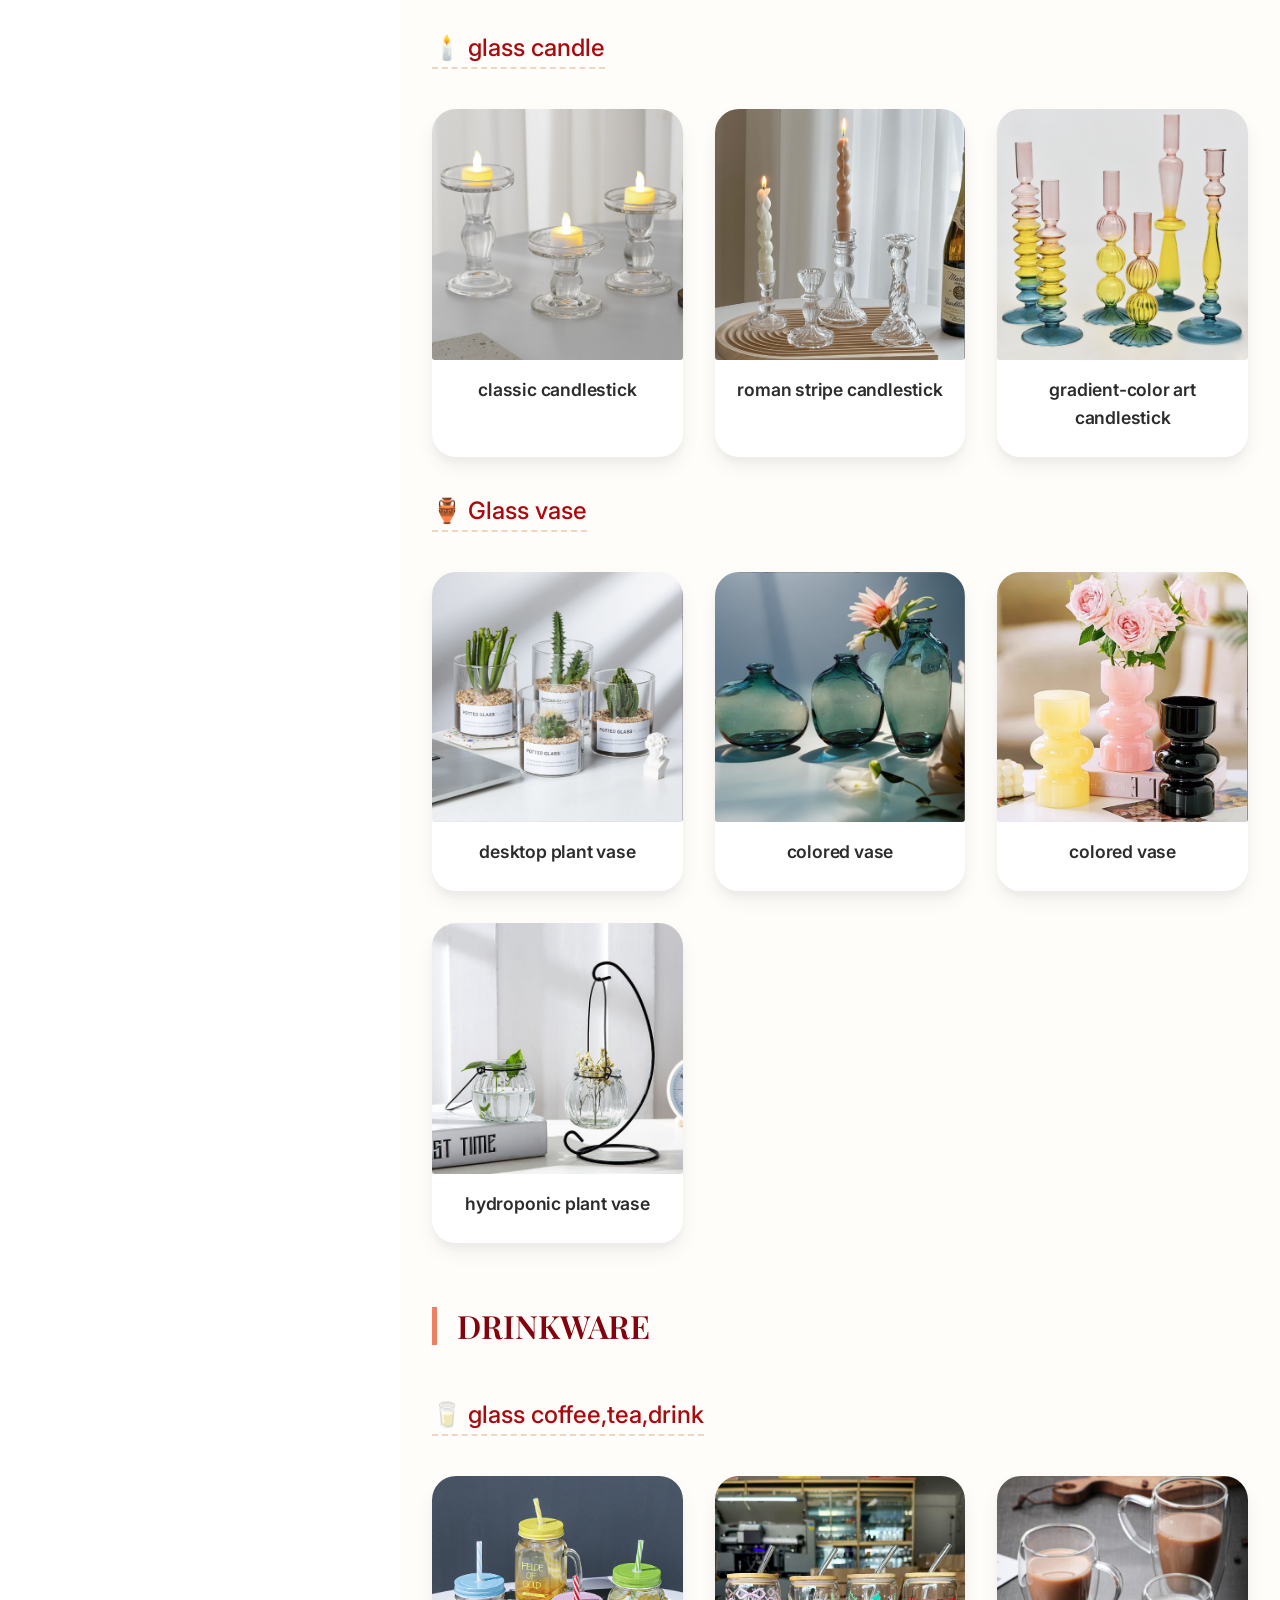
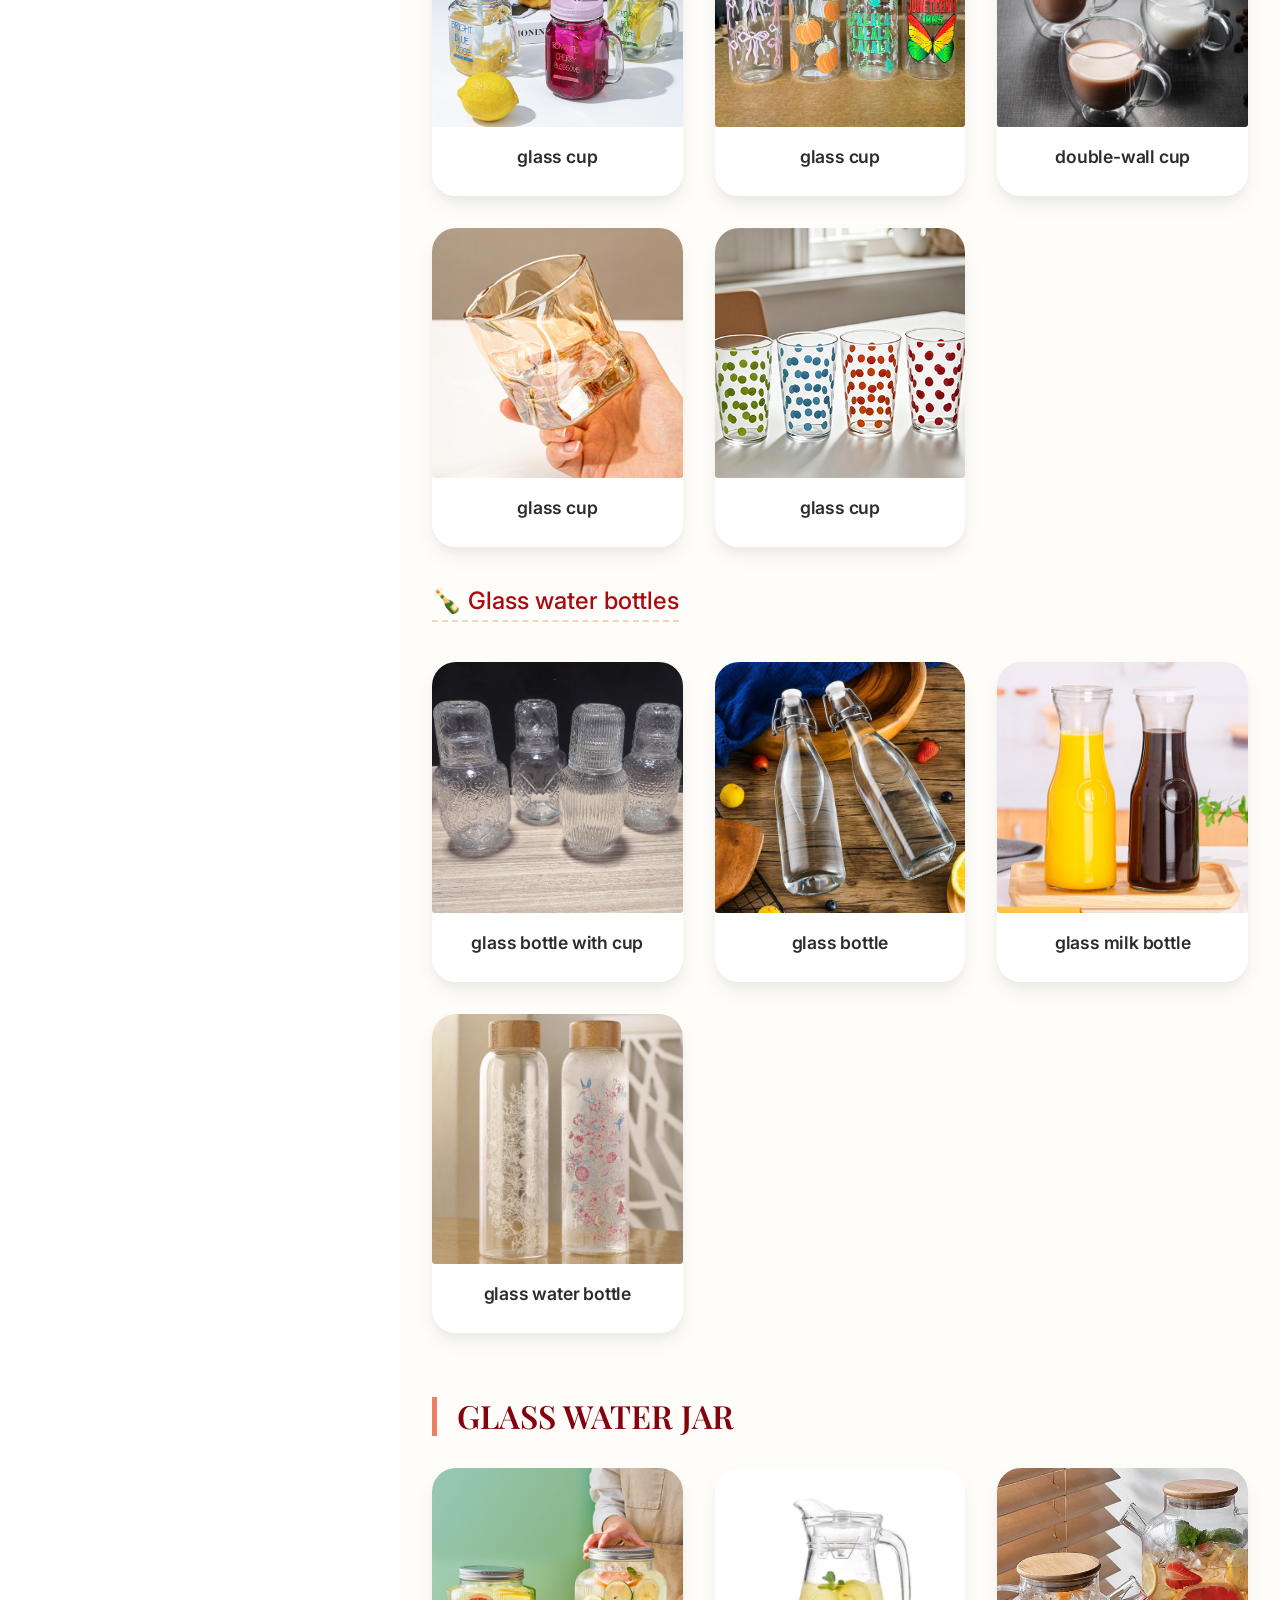
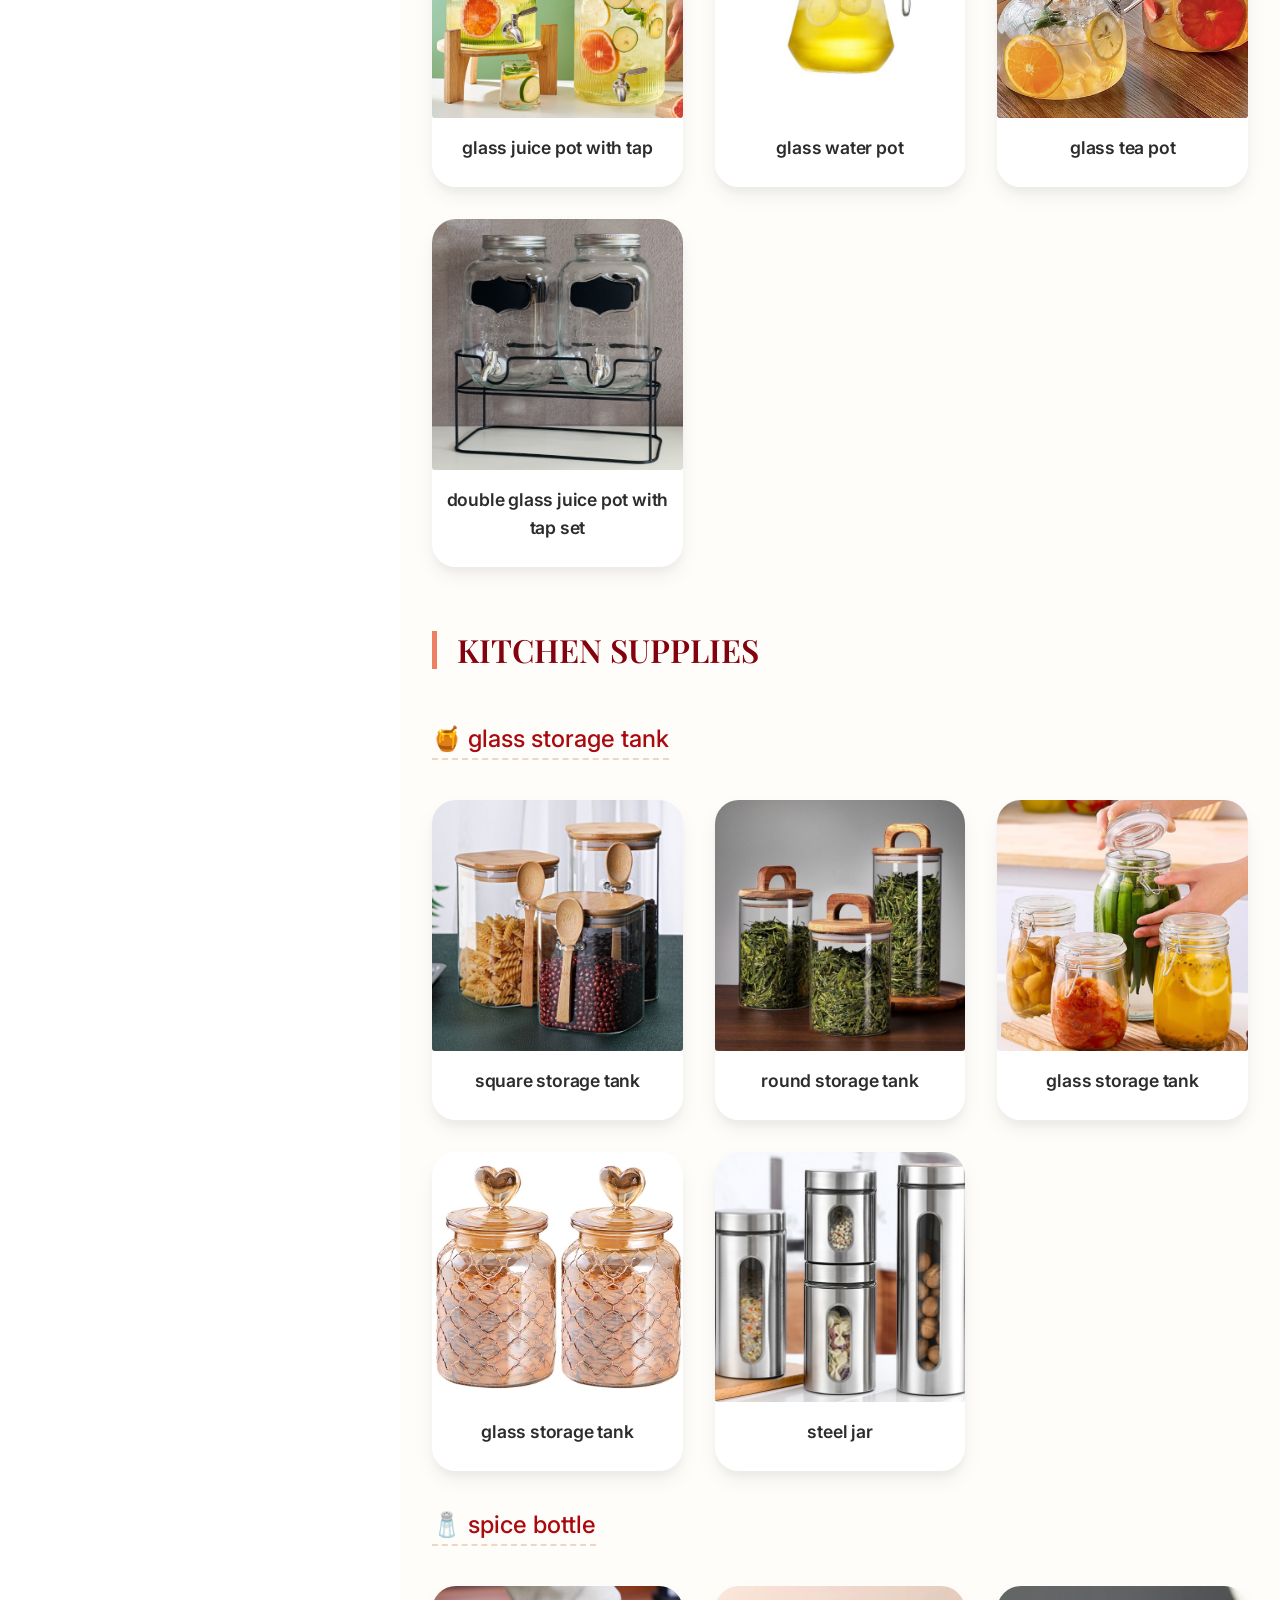
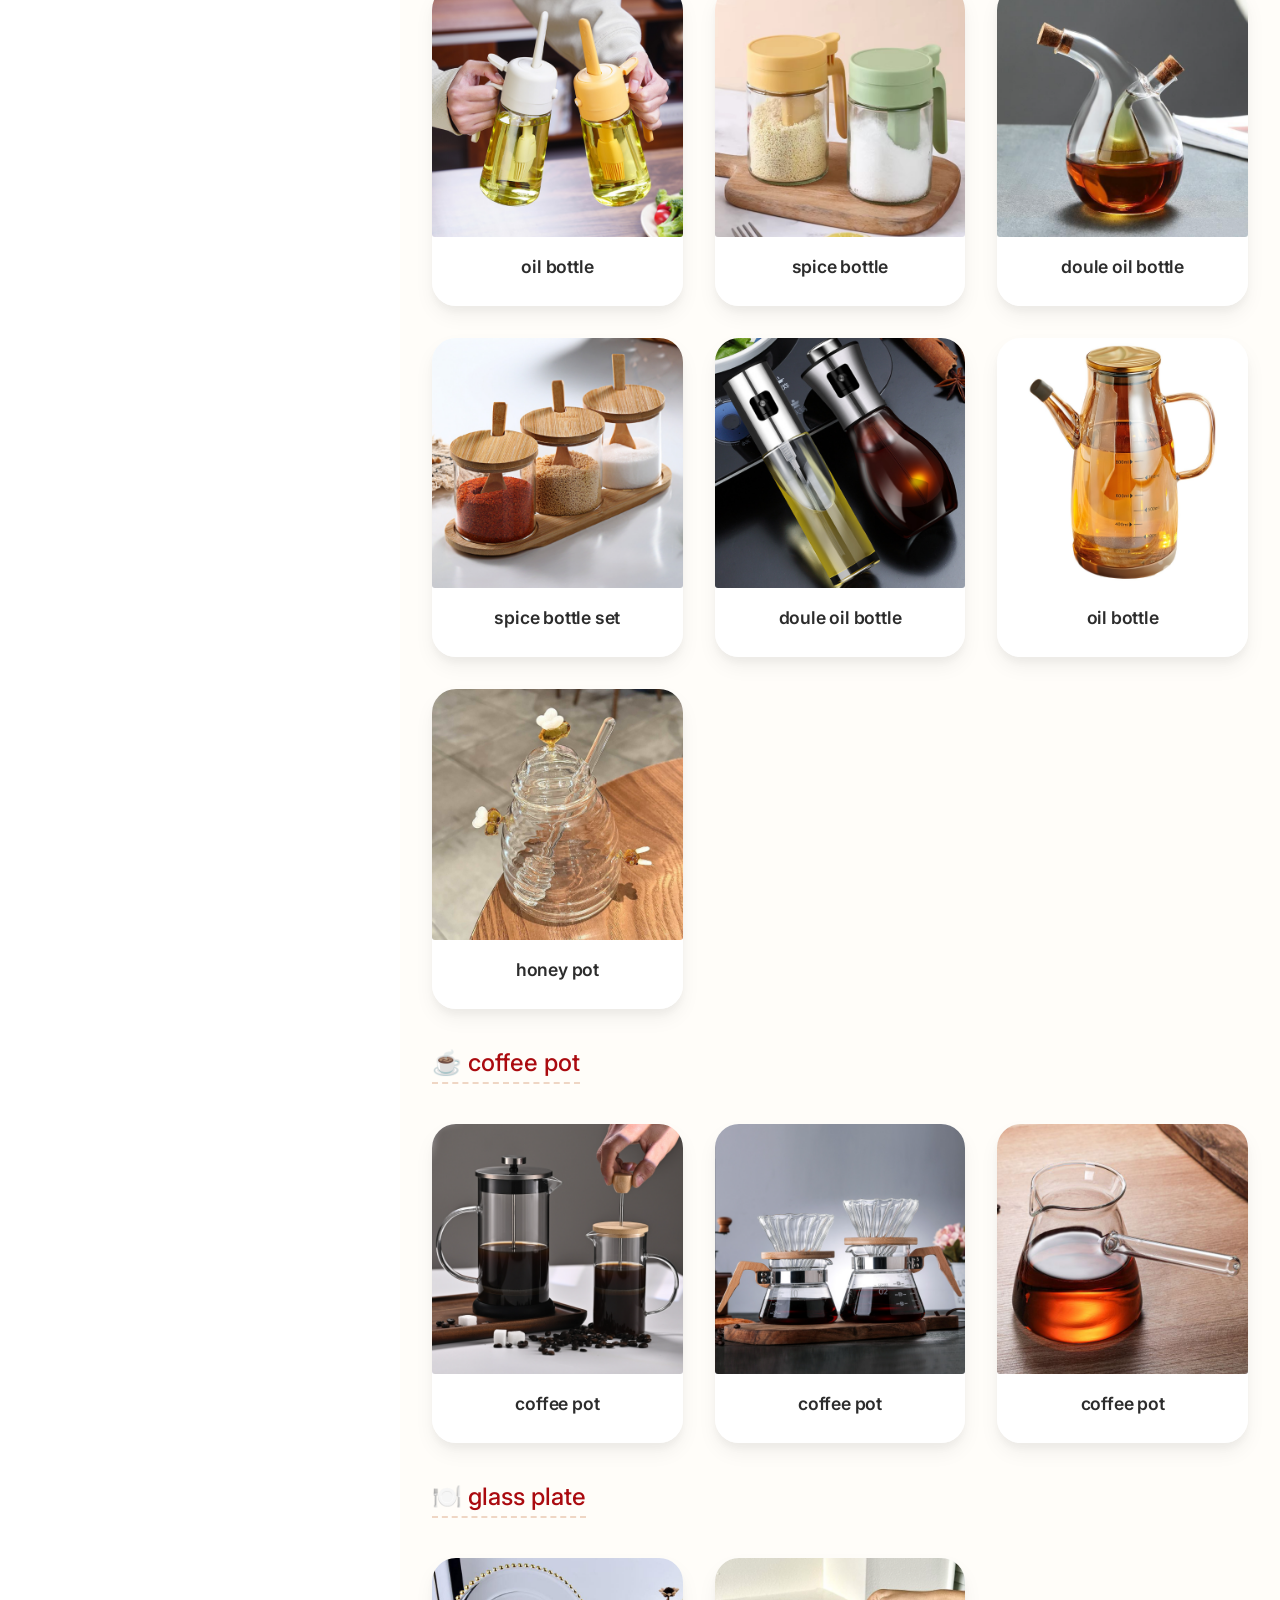
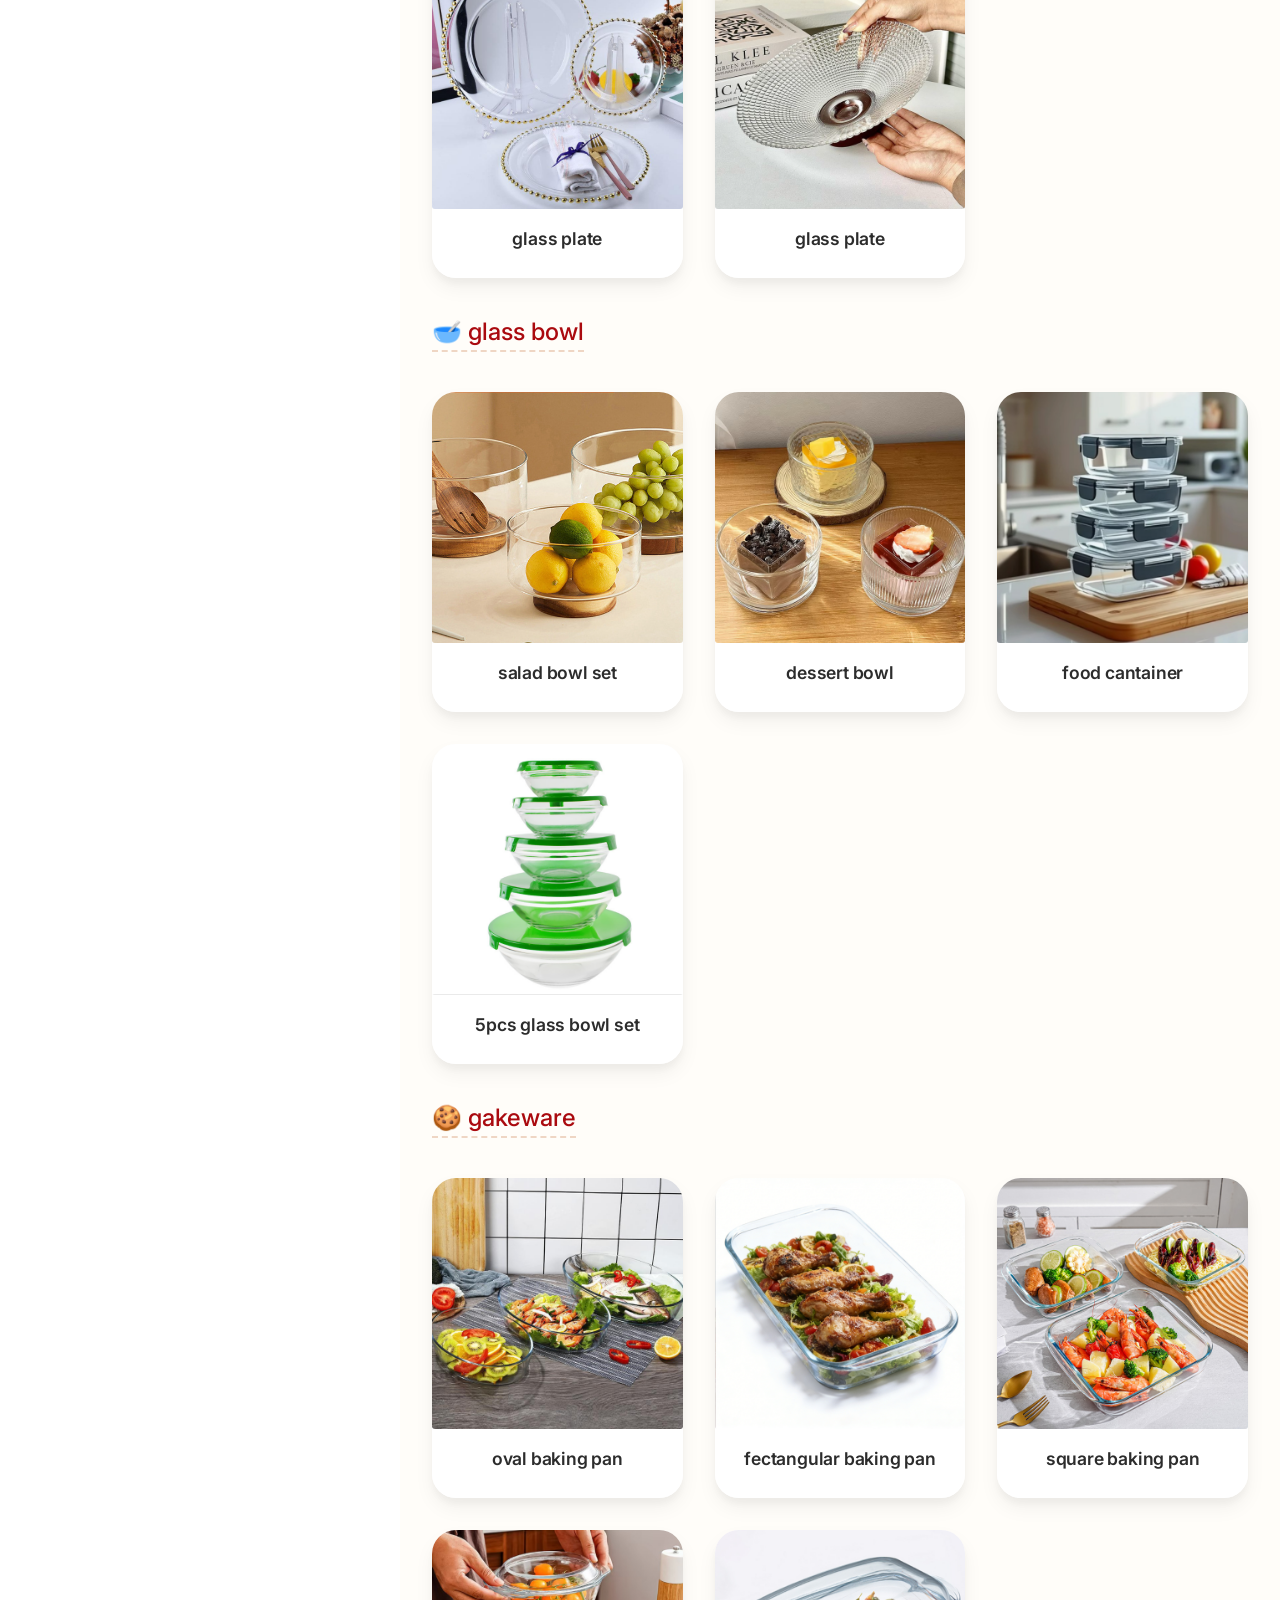
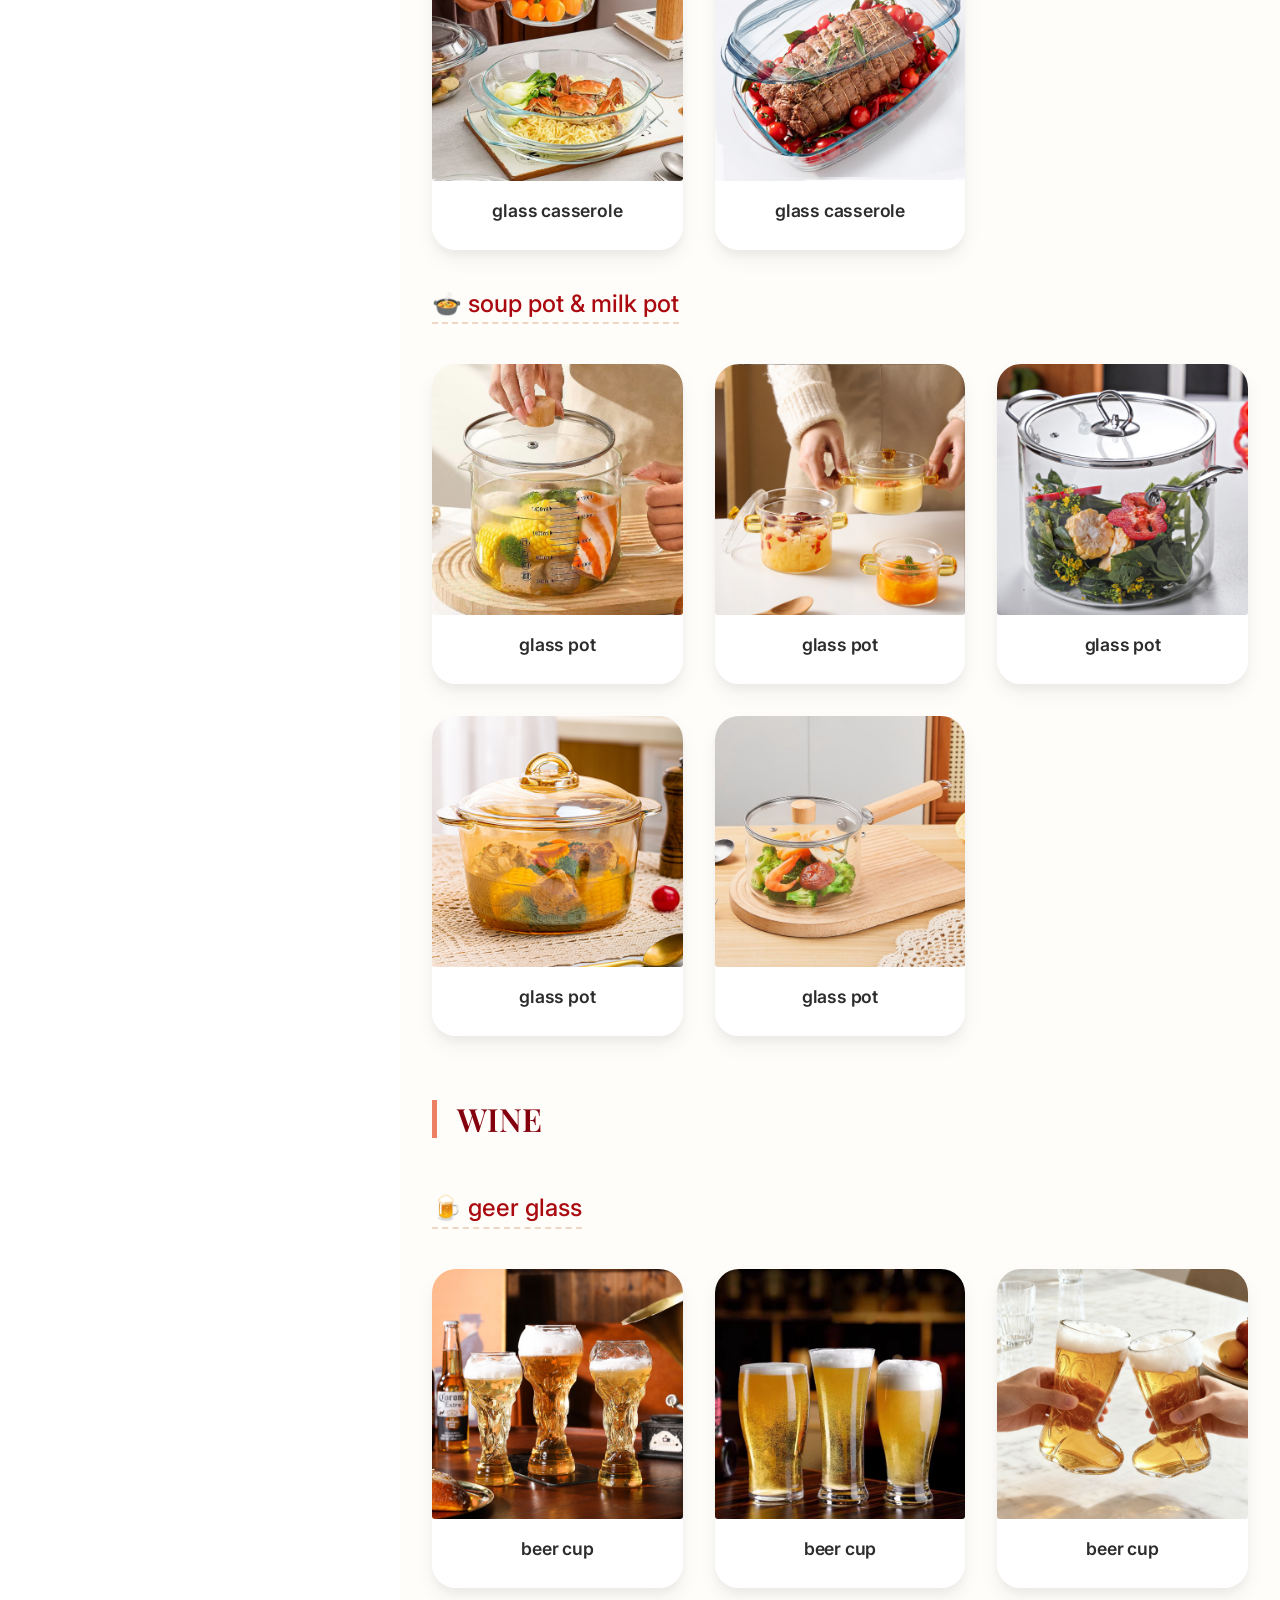
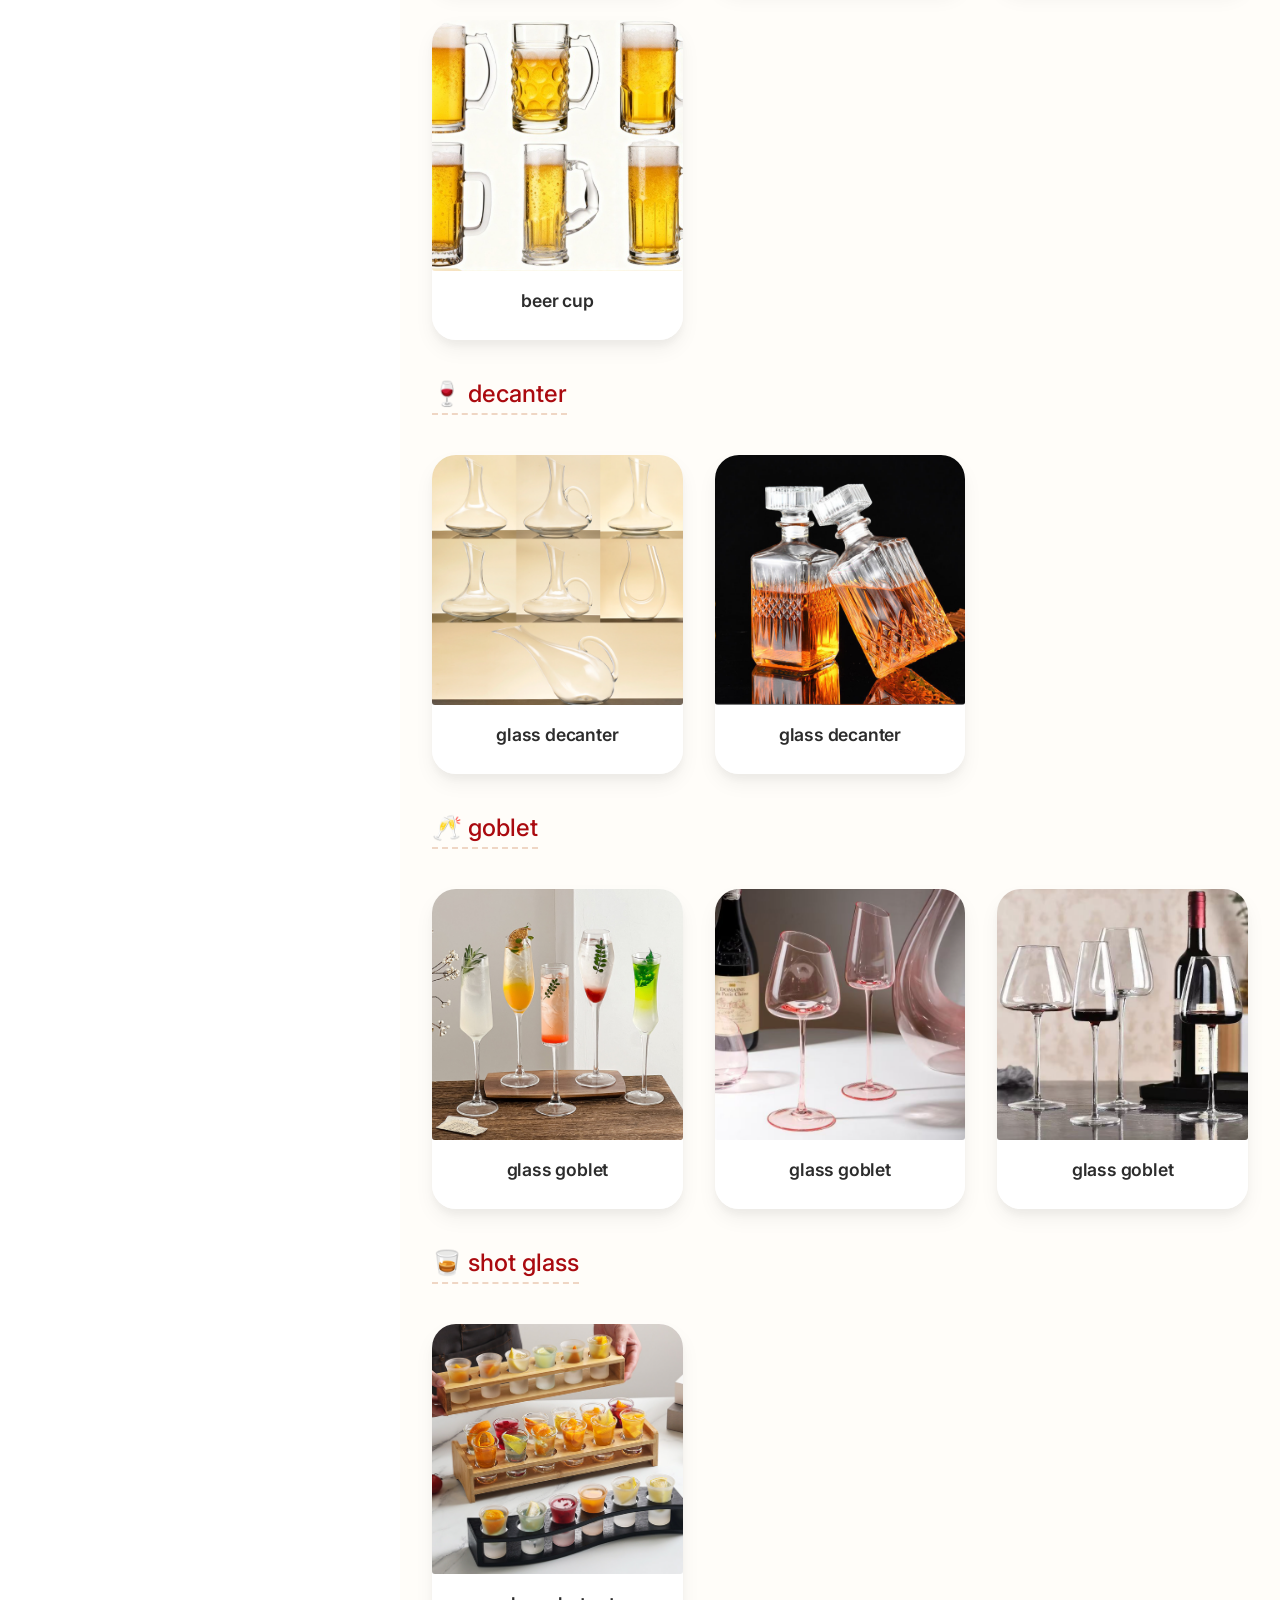
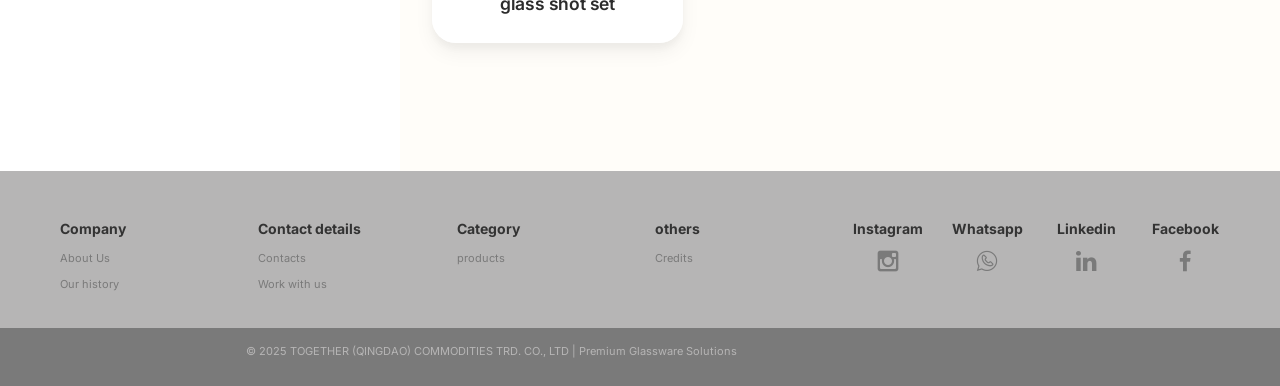
<file: products.html>
<!DOCTYPE html>
<html lang="zh-CN">

<head>
    <meta charset="UTF-8">
    <meta name="viewport" content="width=device-width, initial-scale=1.0, user-scalable=yes">
    <title>玻璃制品 | 侧边导航菜单与产品展示</title>
    <!-- 引入外部样式 (模拟原项目环境) -->
    <link rel="stylesheet" href="bootstrap.min.css">
    <link rel="stylesheet" href="swiper5.css">
    <link rel="stylesheet" href="Corporate-Footer-Clean.css">
    <link rel="stylesheet" href="iconfont.css">
    <link rel="stylesheet" href="other.css">
    <link rel="stylesheet" href="style.css">
    <script data-goatcounter="https://muxingwan.goatcounter.com/count" async src="//gc.zgo.at/count.js"></script>
    <style>
        /* 整体布局: 侧边栏 + 右侧内容区 (保留原侧边样式) */
        .app-layout {
            display: flex;
            min-height: 100vh;
        }

        /* ========= 侧边导航栏 (400px宽，与原调整后一致) ========= */
        .side-leftside {
            width: 400px;
            background: #fffef8;
            border-right: 1px solid rgba(0, 0, 0, 0.05);
            box-shadow: 4px 0 20px rgba(0, 0, 0, 0.02);
            padding: 2rem 1.5rem;
            overflow-y: auto;
            flex-shrink: 0;
            font-family: 'Inter', sans-serif;
            position: sticky;
            top: 0;
            align-self: start;
            height: 100vh;
        }

        .leftside-header {
            margin-bottom: 2rem;
            padding-bottom: 0.75rem;
            border-bottom: 2px solid var(--color-71);
        }

        .leftside-header h3 {
            font-family: 'Playfair Display', serif;
            font-size: 1.8rem;
            font-weight: 600;
            color: var(--color-1);
            letter-spacing: -0.3px;
        }

        .leftside-header p {
            font-size: 0.75rem;
            color: var(--color-text-muted);
            margin-top: 6px;
        }

        /* 一级目录样式 - 纯静态，无JS交互（保持展开/收起纯粹由html/css控制，但需求要求一级点击反转二级显隐？不过用户要求静态且用锚链接，我们保留折叠交互但完全通过纯CSS实现，不需要JS，同时可锚点定位） 
           为了用户体验且不依赖JS，使用checkbox+label或 :target？但最稳妥方式保留css hover? 但要求“一级目录时，就反转二级目录的显隐效果”，最优雅方式利用隐藏checkbox, 实现点击展开/收起。
           为满足 “不用js就不要用js” 原则，侧边导航的所有点击折叠/展开完全使用纯CSS实现（通过checkbox hack），同时二级菜单作为锚链接链接到右侧对应区域。
           右侧区域我们提供静态内容块，不同菜单项通过锚点（id）跳转到对应板块。完全符合静态多页概念（虽单页但模拟多页锚点，用户可手动增加其他页面）
        */
        /* 纯CSS折叠树实现 */
        .leftside-tree {
            list-style: none;
            padding: 0;
        }

        .leftside-category {
            margin-bottom: 0.5rem;
        }

        /* 隐藏checkbox */
        .toggle-checkbox {
            display: none;
        }

        .category-label {
            display: flex;
            align-items: center;
            justify-content: space-between;
            padding: 0.75rem 0.75rem;
            font-weight: 600;
            font-size: 1rem;
            color: var(--color-text-default);
            background: var(--bg-light-5);
            border-radius: 12px;
            cursor: pointer;
            transition: all 0.2s ease;
            border-left: 3px solid transparent;
            user-select: none;
        }

        .category-label:hover {
            background-color: var(--bg-light-7);
            border-left-color: var(--color-primary);
            color: var(--color-1);
        }

        .toggle-icon {
            font-size: 1.2rem;
            font-weight: 300;
            transition: transform 0.25s;
            color: var(--color-8);
            display: inline-block;
        }

        /* 二级菜单列表默认隐藏，利用 checkbox 控制显示 */
        .sub-menu {
            list-style: none;
            padding-left: 1.5rem;
            margin-top: 0.25rem;
            margin-bottom: 0.25rem;
            display: none;
        }

        .toggle-checkbox:checked~.sub-menu {
            display: block;
        }

        .toggle-checkbox:checked+.category-label .toggle-icon {
            transform: rotate(90deg);
        }

        .sub-item {
            padding: 0.45rem 0.75rem;
            font-size: 1.1rem;
            color: var(--color-text-muted);
            border-radius: 8px;
            cursor: pointer;
            transition: background 0.2s;
            margin: 2px 0;
            font-weight: 500;
            display: block;
            text-decoration: none;
        }

        .sub-item:hover {
            background: var(--bg-light-4);
            color: var(--color-2);
            padding-left: 1rem;
        }

        /* 针对没有子项的JAR 叶子菜单样式 */
        .leaf-item {
            display: flex;
            align-items: center;
            justify-content: space-between;
            padding: 0.6rem 0.75rem;
            font-weight: 600;
            color: #3b3b3b;
            border-radius: 10px;
            margin-bottom: 0.25rem;
            cursor: pointer;
            background: var(--bg-light-5);
            text-decoration: none;
            transition: background 0.2s;
        }

        .leaf-item:hover {
            background: #f9efe7;
            color: var(--color-1);
        }

        /* 右侧主内容区 */
        .main-content {
            flex: 1;
            padding: 2rem 2rem 2rem 2rem;
            overflow-y: auto;
            background: #fffdf9;
        }

        /* 板块样式：每个一级菜单对应一个区域，同时二级锚点滚动定位 */
        .section-block {
            margin-bottom: 4rem;
            scroll-margin-top: 30px;
            /* 避免固定导航遮挡 */
        }

        .section-title {
            font-size: 2rem;
            font-family: 'Playfair Display', serif;
            font-weight: 600;
            color: var(--color-1);
            border-left: 5px solid var(--color-primary);
            padding-left: 20px;
            margin-bottom: 2rem;
            margin-top: 0.5rem;
        }

        .subsection-title {
            font-size: 1.5rem;
            font-weight: 500;
            margin: 1.5rem 0 1rem 0;
            color: var(--color-2);
            border-bottom: 2px dashed var(--color-71);
            display: inline-block;
            padding-bottom: 4px;
        }

        /* 一行三列图片网格 (与原始风格完全一致) */
        .product-grid {
            display: grid;
            grid-template-columns: repeat(3, 1fr);
            gap: 2rem;
            margin-top: 1.5rem;
            margin-bottom: 1rem;
        }

        .product-card {
            background: #fff;
            border-radius: 24px;
            overflow: hidden;
            transition: all 0.3s cubic-bezier(0.2, 0, 0, 1);
            box-shadow: 0 10px 20px rgba(0, 0, 0, 0.05), 0 6px 6px rgba(0, 0, 0, 0.03);
        }

        .product-card:hover {
            transform: translateY(-8px);
            box-shadow: 0 25px 35px -12px rgba(0, 0, 0, 0.2);
        }

        .card-img {
            width: 100%;
            aspect-ratio: 1 / 1;
            object-fit: cover;
            display: block;
            transition: transform 0.4s ease;
        }

        .product-card:hover .card-img {
            transform: scale(1.02);
        }

        .card-info {
            padding: 1rem 0.9rem 1.2rem;
            text-align: center;
            background: white;
        }

        .product-name {
            font-weight: 600;
            font-size: 1.1rem;
            color: #2c2c2c;
            margin-bottom: 0.35rem;
            letter-spacing: -0.2px;
        }

        .product-desc {
            font-size: 0.75rem;
            color: #6c757d;
            line-height: 1.4;
            display: -webkit-box;
            -webkit-line-clamp: 2;
            -webkit-box-orient: vertical;
            overflow: hidden;
        }

        /* 响应式 */
        @media (max-width: 1200px) {
            .side-leftside {
                width: 320px;
            }

            .product-grid {
                gap: 1.2rem;
            }
        }

        @media (max-width: 900px) {
            .app-layout {
                flex-direction: column;
            }

            .side-leftside {
                width: 100%;
                border-right: none;
                border-bottom: 1px solid #eee;
                padding: 1rem;
                height: auto;
                position: relative;
            }

            .product-grid {
                grid-template-columns: repeat(auto-fill, minmax(220px, 1fr));
            }
        }

        .welcome-tag {
            margin-bottom: 2rem;
        }

        .welcome-tag h2 {
            font-size: 1.8rem;
            font-weight: 500;
            font-family: 'Playfair Display', serif;
            color: var(--color-1);
        }

        .welcome-tag p {
            color: #5a5a5a;
            border-left: 3px solid var(--color-primary);
            padding-left: 12px;
            margin-top: 8px;
        }

        hr {
            margin: 20px 0;
            border-color: #f0e4d5;
        }

        /* 侧边滚动条 */
        .side-leftside::-webkit-scrollbar {
            width: 5px;
        }

        .side-leftside::-webkit-scrollbar-track {
            background: #f1f1f1;
        }

        .side-leftside::-webkit-scrollbar-thumb {
            background: #c1a58b;
            border-radius: 8px;
        }

        /* 锚点平滑滚动 */
        html {
            scroll-behavior: smooth;
        }

        /* 其他辅助 */
        .back-link {
            font-size: 0.8rem;
            margin-top: 1rem;
            display: inline-block;
            color: var(--color-primary);
        }
    </style>
</head>

<body>

    <!-- 动态加载导航占位符 (保留原项目fetch) -->
    <nav id="nav-placeholder"></nav>

    <div class="app-layout">
        <!-- 左侧静态导航栏：纯CSS折叠 + 锚链接 (无JS) -->
        <aside class="side-leftside">
            <div class="leftside-header">
                <h3>GlassAtlas</h3>
                <p>Premium Glass · Life with Art</p>
            </div>
            <ul class="leftside-tree">
                <!-- GIFT AND SOUVENIR GLASS -->
                <li class="leftside-category">
                    <input type="checkbox" id="toggleGift" class="toggle-checkbox">
                    <label for="toggleGift" class="category-label">
                        <span>GIFT AND SOUVENIR GLASS</span>
                        <span class="toggle-icon">▶</span>
                    </label>
                    <ul class="sub-menu">
                        <li><a class="sub-item" href="#gift-holiday">🎄 holiday souvenir</a></li>
                        <li><a class="sub-item" href="#gift-tourism">✈️ tourism product</a></li>
                    </ul>
                </li>
                <!-- DECORATION 一级菜单，包含二级candle, vase -->
                <li class="leftside-category">
                    <input type="checkbox" id="toggleDecoration" class="toggle-checkbox">
                    <label for="toggleDecoration" class="category-label">
                        <span>DECORATION</span>
                        <span class="toggle-icon">▶</span>
                    </label>
                    <ul class="sub-menu">
                        <li><a class="sub-item" href="#decoration-candle">🕯️ glass candle</a></li>
                        <li><a class="sub-item" href="#decoration-vase">🏺 glass vase</a></li>
                    </ul>
                </li>
                <!-- DRINKWARE -->
                <li class="leftside-category">
                    <input type="checkbox" id="toggleDrinkware" class="toggle-checkbox">
                    <label for="toggleDrinkware" class="category-label">
                        <span>DRINKWARE</span>
                        <span class="toggle-icon">▶</span>
                    </label>
                    <ul class="sub-menu">
                        <li><a class="sub-item" href="#drinkware-cup">🥛 glass coffee,tea,drink</a></li>
                        <li><a class="sub-item" href="#drinkware-bottle">🍾 glass water bottles</a></li>
                    </ul>
                </li>
                <!-- JAR (无二级) 作为叶子菜单 -->
                <li class="leftside-category">
                    <a class="leaf-item" href="#jar-section">GLASS WATER JAR </a>
                </li>
                <!-- KITCHEN SUPPLIES -->
                <li class="leftside-category">
                    <input type="checkbox" id="toggleKitchen" class="toggle-checkbox">
                    <label for="toggleKitchen" class="category-label">
                        <span>KITCHEN SUPPLIES</span>
                        <span class="toggle-icon">▶</span>
                    </label>
                    <ul class="sub-menu">
                        <li><a class="sub-item" href="#kitchen-storage">🍯 glass storage tank</a></li>
                        <li><a class="sub-item" href="#kitchen-spicebottle">🧂 spice bottle</a></li>
                        <li><a class="sub-item" href="#kitchen-coffeepot">☕ coffee pot</a></li>
                        <li><a class="sub-item" href="#kitchen-plate">🍽️ glass plate</a></li>
                        <li><a class="sub-item" href="#kitchen-bowl">🥣glass bowl</a></li>
                        <li><a class="sub-item" href="#kitchen-bake">🍪 bakeware</a></li>
                        <li><a class="sub-item" href="#kitchen-souppot">🍲 soup pot & milk pot</a></li>
                    </ul>
                </li>
                <!-- WINE -->
                <li class="leftside-category">
                    <input type="checkbox" id="toggleWine" class="toggle-checkbox">
                    <label for="toggleWine" class="category-label">
                        <span>WINE</span>
                        <span class="toggle-icon">▶</span>
                    </label>
                    <ul class="sub-menu">
                        <li><a class="sub-item" href="#wine-beer">🍺 beer glass</a></li>
                        <li><a class="sub-item" href="#wine-decanter">🍷 decanters</a></li>
                        <li><a class="sub-item" href="#wine-goblet">🥂 goblet</a></li>
                        <li><a class="sub-item" href="#wine-shot">🥃 shot glass</a></li>
                    </ul>
                </li>
            </ul>
        </aside>

        <!-- 右侧静态内容区：包含所有一级菜单对应的板块及二级锚点目标，完全静态，用户可后期增加页面 -->
        <main class="main-content">

            <!-- GIFT AND SOUVENIR 板块 -->
            <div id="gift" class="section-block">
                <h2 class="section-title">GIFT AND SOUVENIR GLASS</h2>
                <div id="gift-holiday">
                    <h3 class="subsection-title">🎄 holiday souvenir</h3>
                    <div class="product-grid">
                        <div class="product-card"><img class="card-img"
                                src="assets\productsPhoto\GIFT AND SOUVENIR GLASS\holiday\holiday.png" alt="holiday">
                            <div class="card-info">
                                <div class="product-name">Valentine's Day gift glass cup</div>
                                <!-- <div class="product-desc">流光溢彩，节日氛围</div> -->
                            </div>
                        </div>
                        <div class="product-card"><img class="card-img"
                                src="assets\productsPhoto\GIFT AND SOUVENIR GLASS\holiday\holiday2.png" alt="holiday2">
                            <div class="card-info">
                                <div class="product-name">Children's Day gift glass cup</div>
                                <!-- <div class="product-desc">手工吹制，限量编号</div> -->
                            </div>
                        </div>
                        <div class="product-card"><img class="card-img"
                                src="assets\productsPhoto\GIFT AND SOUVENIR GLASS\holiday\holiday3.png" alt="holiday3">
                            <div class="card-info">
                                <div class="product-name">Women's Day gift glass cup</div>
                                <!-- <div class="product-desc">浪漫赠礼</div> -->
                            </div>
                        </div>
                        <div class="product-card"><img class="card-img"
                                src="assets\productsPhoto\GIFT AND SOUVENIR GLASS\holiday\holiday4.png" alt="holiday3">
                            <div class="card-info">
                                <div class="product-name">Christmas gift glass cup</div>
                                <!-- <div class="product-desc">浪漫赠礼</div> -->
                            </div>
                        </div>
                        <div class="product-card"><img class="card-img"
                                src="assets\productsPhoto\GIFT AND SOUVENIR GLASS\holiday\holiday5.png" alt="holiday3">
                            <div class="card-info">
                                <div class="product-name">Christmas gift glass cup</div>
                                <!-- <div class="product-desc">浪漫赠礼</div> -->
                            </div>
                        </div>
                        <div class="product-card"><img class="card-img"
                                src="assets\productsPhoto\GIFT AND SOUVENIR GLASS\holiday\holiday6.png" alt="holiday3">
                            <div class="card-info">
                                <div class="product-name">Halloween gift glass cup</div>
                                <!-- <div class="product-desc">浪漫赠礼</div> -->
                            </div>
                        </div>
                    </div>
                </div>
                <div id="gift-tourism">
                    <h3 class="subsection-title">✈️ tourism product</h3>
                    <div class="product-grid">
                        <div class="product-card"><img class="card-img"
                                src="assets\productsPhoto\GIFT AND SOUVENIR GLASS\tourism\tourism.png" alt="tourism">
                            <div class="card-info">
                                <div class="product-name">landmark commemorative glass cup</div>
                                <!-- <div class="product-desc">城市印象，玻璃艺术</div> -->
                            </div>
                        </div>
                    </div>
                </div>
            </div>

            <!-- ========= DECORATION 板块 ========= -->
            <div id="decoration" class="section-block">
                <h2 class="section-title">DECORATION</h2>
                <!-- candle 锚点 -->
                <div id="decoration-candle">
                    <h3 class="subsection-title">🕯️ glass candle </h3>
                    <div class="product-grid">
                        <div class="product-card">
                            <img class="card-img"
                                src="assets\productsPhoto\DECORATION\candle\3cf806a23c586caf8e61d5182b223b82.png"
                                alt="经典烛台">
                            <div class="card-info">
                                <div class="product-name">classic candlestick</div>
                                <!-- <div class="product-desc">琥珀色玻璃，暖光摇曳</div> -->
                            </div>
                        </div>
                        <div class="product-card">
                            <img class="card-img"
                                src="assets\productsPhoto\DECORATION\candle\8adb0205848d37d98a51b083869f005f.png"
                                alt="磨砂烛台">
                            <div class="card-info">
                                <div class="product-name"> roman stripe candlestick </div>
                                <!-- <div class="product-desc">雾面触感，静谧光影</div> -->
                            </div>
                        </div>
                        <div class="product-card">
                            <img class="card-img"
                                src="assets\productsPhoto\DECORATION\candle\be1028e2c34548fa70f50b9735e74cd3.png"
                                alt="艺术烛台">
                            <div class="card-info">
                                <div class="product-name">gradient-color art candlestick</div>
                                <!-- <div class="product-desc">匠心雕刻，限量发售</div> -->
                            </div>
                        </div>
                    </div>
                </div>
                <div id="decoration-vase">
                    <h3 class="subsection-title">🏺 Glass vase</h3>
                    <div class="product-grid">
                        <div class="product-card">
                            <img class="card-img"
                                src="assets\productsPhoto\DECORATION\vase\3e4b040d32cc25f2f25c1252652a5f71.png"
                                alt="现代花瓶">
                            <div class="card-info">
                                <div class="product-name">desktop plant vase</div>
                                <!-- <div class="product-desc">纯净通透，现代家居</div> -->
                            </div>
                        </div>
                        <div class="product-card">
                            <img class="card-img"
                                src="assets\productsPhoto\DECORATION\vase\97e6474a45f3264bf0cfaf67f592446c.png"
                                alt="复古花瓶">
                            <div class="card-info">
                                <div class="product-name">colored vase</div>
                                <!-- <div class="product-desc">经典轮廓，艺术格调</div> -->
                            </div>
                        </div>
                        <div class="product-card">
                            <img class="card-img"
                                src="assets\productsPhoto\DECORATION\vase\c5d2aa26a5f10f30c5943e3326194614.png"
                                alt="极简花瓶">
                            <div class="card-info">
                                <div class="product-name">colored vase</div>
                                <!-- <div class="product-desc">简约线条，绿植伴侣</div> -->
                            </div>
                        </div>
                        <div class="product-card">
                            <img class="card-img"
                                src="assets\productsPhoto\DECORATION\vase\eba22f076421cf2c1e884264acb988f4.png"
                                alt="极简花瓶">
                            <div class="card-info">
                                <div class="product-name">hydroponic plant vase</div>
                                <!-- <div class="product-desc">简约线条，绿植伴侣</div> -->
                            </div>
                        </div>
                    </div>
                </div>
            </div>

            <!-- ========= DRINKWARE 板块 ========= -->
            <div id="drinkware" class="section-block">
                <h2 class="section-title">DRINKWARE</h2>
                <div id="drinkware-cup">
                    <h3 class="subsection-title">🥛 glass coffee,tea,drink</h3>
                    <div class="product-grid">
                        <div class="product-card"><img class="card-img" src="assets\productsPhoto\DRINKWARE\cup\cup.png"
                                alt="cup1">
                            <div class="card-info">
                                <div class="product-name">glass cup</div>
                                <!-- <div class="product-desc">晶莹透亮，隔热防烫</div> -->
                            </div>
                        </div>
                        <div class="product-card"><img class="card-img"
                                src="assets\productsPhoto\DRINKWARE\cup\cup1.png" alt="cup2">
                            <div class="card-info">
                                <div class="product-name">glass cup</div>
                                <!-- <div class="product-desc">保冷保温，创意设计</div> -->
                            </div>
                        </div>
                        <div class="product-card"><img class="card-img"
                                src="assets\productsPhoto\DRINKWARE\cup\cup3.png" alt="cup3">
                            <div class="card-info">
                                <div class="product-name">double-wall cup</div>
                                <!-- <div class="product-desc">手工锤纹，光影流转</div> -->
                            </div>
                        </div>
                        <div class="product-card"><img class="card-img"
                                src="assets\productsPhoto\DRINKWARE\cup\cup4.png" alt="cup3">
                            <div class="card-info">
                                <div class="product-name">glass cup</div>
                                <!-- <div class="product-desc">手工锤纹，光影流转</div> -->
                            </div>
                        </div>
                        <div class="product-card"><img class="card-img"
                                src="assets\productsPhoto\DRINKWARE\cup\cup5.png" alt="cup3">
                            <div class="card-info">
                                <div class="product-name">glass cup</div>
                                <!-- <div class="product-desc">手工锤纹，光影流转</div> -->
                            </div>
                        </div>
                    </div>
                </div>
                <div id="drinkware-bottle">
                    <h3 class="subsection-title">🍾 Glass water bottles</h3>
                    <div class="product-grid">
                        <div class="product-card"><img class="card-img"
                                src="assets\productsPhoto\DRINKWARE\bottle\bottle1.png" alt="bottle">
                            <div class="card-info">
                                <div class="product-name">glass bottle with cup </div>
                                <!-- <div class="product-desc">环保材质，便携设计</div> -->
                            </div>
                        </div>
                        <div class="product-card"><img class="card-img"
                                src="assets\productsPhoto\DRINKWARE\bottle\bottle2.png" alt="bottle2">
                            <div class="card-info">
                                <div class="product-name">glass bottle</div>
                                <!-- <div class="product-desc">带过滤口感升级</div> -->
                            </div>
                        </div>
                        <div class="product-card"><img class="card-img"
                                src="assets\productsPhoto\DRINKWARE\bottle\bottle3.png" alt="bottle3">
                            <div class="card-info">
                                <div class="product-name">glass milk bottle</div>
                                <!-- <div class="product-desc">高硼硅耐热</div> -->
                            </div>
                        </div>
                        <div class="product-card"><img class="card-img"
                                src="assets\productsPhoto\DRINKWARE\bottle\bottle4.png" alt="bottle3">
                            <div class="card-info">
                                <div class="product-name">glass water bottle</div>
                                <!-- <div class="product-desc">高硼硅耐热</div> -->
                            </div>
                        </div>
                    </div>
                </div>
            </div>

            <!-- JAR 板块（叶子） -->
            <div id="jar-section" class="section-block">
                <h2 class="section-title">GLASS WATER JAR</h2>
                <div class="product-grid">
                    <div class="product-card"><img class="card-img"
                            src="assets\productsPhoto\JAR\7f1c80a02a2df069d2de1ea096302b19.png" alt="jar1">
                        <div class="card-info">
                            <div class="product-name">glass juice pot with tap</div>
                            <!-- <div class="product-desc">厨房收纳，防潮保鲜</div> -->
                        </div>
                    </div>
                    <div class="product-card"><img class="card-img"
                            src="assets\productsPhoto\JAR\9a3172ad108dea25de378924b5fef6bd.png" alt="jar2">
                        <div class="card-info">
                            <div class="product-name">glass water pot</div>
                            <!-- <div class="product-desc">家居装饰，储物两用</div> -->
                        </div>
                    </div>
                    <div class="product-card"><img class="card-img"
                            src="assets\productsPhoto\JAR\cecd205dc54c2d3320575c61cba7b2f1.png" alt="jar3">
                        <div class="card-info">
                            <div class="product-name">glass tea pot </div>
                            <!-- <div class="product-desc">密封硅胶圈，容量升级</div> -->
                        </div>
                    </div>
                    <div class="product-card"><img class="card-img"
                            src="assets\productsPhoto\JAR\e6b273a5fb2a5d2df74eace40e3fa5b8.png" alt="jar3">
                        <div class="card-info">
                            <div class="product-name">double glass juice pot with tap set</div>
                            <!-- <div class="product-desc">密封硅胶圈，容量升级</div> -->
                        </div>
                    </div>
                </div>
            </div>

            <!-- KITCHEN SUPPLIES 板块 -->
            <div id="kitchen" class="section-block">
                <h2 class="section-title">KITCHEN SUPPLIES</h2>
                <div id="kitchen-storage">
                    <h3 class="subsection-title">🍯 glass storage tank</h3>
                    <div class="product-grid">
                        <div class="product-card"><img class="card-img"
                                src="assets\productsPhoto\KITCHEN SUPPLIES\storage\storage1.png" alt="storage">
                            <div class="card-info">
                                <div class="product-name">square storage tank </div>
                                <!-- <div class="product-desc">叠加收纳，节省空间</div> -->
                            </div>
                        </div>
                        <div class="product-card"><img class="card-img"
                                src="assets\productsPhoto\KITCHEN SUPPLIES\storage\storage2.png" alt="storage2">
                            <div class="card-info">
                                <div class="product-name"> round storage tank</div>
                                <!-- <div class="product-desc">大容量透明</div> -->
                            </div>
                        </div>
                        <div class="product-card"><img class="card-img"
                                src="assets\productsPhoto\KITCHEN SUPPLIES\storage\storage3.png" alt="storage3">
                            <div class="card-info">
                                <div class="product-name">glass storage tank</div>
                                <!-- <div class="product-desc">遮光防潮</div> -->
                            </div>
                        </div>
                        <div class="product-card"><img class="card-img"
                                src="assets\productsPhoto\KITCHEN SUPPLIES\storage\storage4.png" alt="storage3">
                            <div class="card-info">
                                <div class="product-name">glass storage tank</div>
                                <!-- <div class="product-desc">遮光防潮</div> -->
                            </div>
                        </div>
                        <div class="product-card"><img class="card-img"
                                src="assets\productsPhoto\KITCHEN SUPPLIES\storage\storage5.png" alt="storage3">
                            <div class="card-info">
                                <div class="product-name"> steel jar</div>
                                <!-- <div class="product-desc">遮光防潮</div> -->
                            </div>
                        </div>
                    </div>
                </div>
                <div id="kitchen-spicebottle">
                    <h3 class="subsection-title">🧂 spice bottle</h3>
                    <div class="product-grid">
                        <div class="product-card"><img class="card-img"
                                src="assets\productsPhoto\KITCHEN SUPPLIES\spice bottle\62b2bf06d87653163f8a09d3803dc64f.png"
                                alt="spice">
                            <div class="card-info">
                                <div class="product-name">oil bottle </div>
                                <!-- <div class="product-desc">密封防潮，标签可写</div> -->
                            </div>
                        </div>
                        <div class="product-card"><img class="card-img"
                                src="assets\productsPhoto\KITCHEN SUPPLIES\spice bottle\8853ad0f1551d27d5c7e20841e07bd8d.png"
                                alt="spice2">
                            <div class="card-info">
                                <div class="product-name">spice bottle</div>
                                <!-- <div class="product-desc">陶瓷研磨芯</div> -->
                            </div>
                        </div>
                        <div class="product-card"><img class="card-img"
                                src="assets\productsPhoto\KITCHEN SUPPLIES\spice bottle\992c76d9c827159f2a471e3b6705e3ca.png"
                                alt="spice3">
                            <div class="card-info">
                                <div class="product-name">doule oil bottle</div>
                                <!-- <div class="product-desc">倒液不挂壁</div> -->
                            </div>
                        </div>
                        <div class="product-card"><img class="card-img"
                                src="assets\productsPhoto\KITCHEN SUPPLIES\spice bottle\a086a249aded9ccbd345cd41dfc8d41e.png"
                                alt="spice3">
                            <div class="card-info">
                                <div class="product-name">spice bottle set</div>
                                <!-- <div class="product-desc">倒液不挂壁</div> -->
                            </div>
                        </div>
                        <div class="product-card"><img class="card-img"
                                src="assets\productsPhoto\KITCHEN SUPPLIES\spice bottle\d8b58da28049972951ffdf3689182ea6.png"
                                alt="spice3">
                            <div class="card-info">
                                <div class="product-name">doule oil bottle</div>
                                <!-- <div class="product-desc">倒液不挂壁</div> -->
                            </div>
                        </div>
                        <div class="product-card"><img class="card-img"
                                src="assets\productsPhoto\KITCHEN SUPPLIES\spice bottle\ef8bc33658d05901dce5e1cde5b703ae.png"
                                alt="spice3">
                            <div class="card-info">
                                <div class="product-name">oil bottle</div>
                                <!-- <div class="product-desc">倒液不挂壁</div> -->
                            </div>
                        </div>
                        <div class="product-card"><img class="card-img"
                                src="assets\productsPhoto\KITCHEN SUPPLIES\spice bottle\fdf51c4abce1217198c41fbea83f4486.png"
                                alt="spice3">
                            <div class="card-info">
                                <div class="product-name">honey pot</div>
                                <!-- <div class="product-desc">倒液不挂壁</div> -->
                            </div>
                        </div>
                    </div>
                </div>
                <div id="kitchen-coffeepot">
                    <h3 class="subsection-title">☕ coffee pot</h3>
                    <div class="product-grid">
                        <div class="product-card"><img class="card-img"
                                src="assets\productsPhoto\KITCHEN SUPPLIES\coffee pot\coffee1.png" alt="coffee">
                            <div class="card-info">
                                <div class="product-name">coffee pot</div>
                                <!-- <div class="product-desc">滤杯一体，醇香体验</div> -->
                            </div>
                        </div>
                        <div class="product-card"><img class="card-img"
                                src="assets\productsPhoto\KITCHEN SUPPLIES\coffee pot\coffee2.png" alt="coffee2">
                            <div class="card-info">
                                <div class="product-name">coffee pot</div>
                                <!-- <div class="product-desc">304不锈钢滤网</div> -->
                            </div>
                        </div>
                        <div class="product-card"><img class="card-img"
                                src="assets\productsPhoto\KITCHEN SUPPLIES\coffee pot\coffee3.png" alt="coffee3">
                            <div class="card-info">
                                <div class="product-name">coffee pot</div>
                                <!-- <div class="product-desc">高硼硅耐热</div> -->
                            </div>
                        </div>
                    </div>
                </div>
                <div id="kitchen-plate">
                    <h3 class="subsection-title">🍽️ glass plate</h3>
                    <div class="product-grid">
                        <div class="product-card"><img class="card-img"
                                src="assets\productsPhoto\KITCHEN SUPPLIES\plate\plate1.png" alt="plate">
                            <div class="card-info">
                                <div class="product-name">glass plate</div>
                                <!-- <div class="product-desc">现代简约</div> -->
                            </div>
                        </div>
                        <div class="product-card"><img class="card-img"
                                src="assets\productsPhoto\KITCHEN SUPPLIES\plate\plate2.png" alt="plate2">
                            <div class="card-info">
                                <div class="product-name">glass plate</div>
                                <!-- <div class="product-desc">多用餐盘</div> -->
                            </div>
                        </div>
                    </div>
                </div>
                <div id="kitchen-bowl">
                    <h3 class="subsection-title">🥣 glass bowl</h3>
                    <div class="product-grid">
                        <div class="product-card"><img class="card-img"
                                src="assets\productsPhoto\KITCHEN SUPPLIES\bowl\bowl1.png" alt="bowl">
                            <div class="card-info">
                                <div class="product-name">salad bowl set</div>
                                <!-- <div class="product-desc">晶莹剔透，轻便耐用</div> -->
                            </div>
                        </div>
                        <div class="product-card"><img class="card-img"
                                src="assets\productsPhoto\KITCHEN SUPPLIES\bowl\bowl2.png" alt="bowl2">
                            <div class="card-info">
                                <div class="product-name">dessert bowl</div>
                                <!-- <div class="product-desc">多规格组合</div> -->
                            </div>
                        </div>
                        <div class="product-card"><img class="card-img"
                                src="assets\productsPhoto\KITCHEN SUPPLIES\bowl\bowl3.png" alt="bowl3">
                            <div class="card-info">
                                <div class="product-name"> food cantainer </div>
                                <!-- <div class="product-desc">防烫设计</div> -->
                            </div>
                        </div>
                        <div class="product-card"><img class="card-img"
                                src="assets\productsPhoto\KITCHEN SUPPLIES\bowl\bowl4.png" alt="bowl3">
                            <div class="card-info">
                                <div class="product-name">5pcs glass bowl set</div>
                                <!-- <div class="product-desc">防烫设计</div> -->
                            </div>
                        </div>
                    </div>
                </div>
                <div id="kitchen-bake">
                    <h3 class="subsection-title">🍪 gakeware</h3>
                    <div class="product-grid">
                        <div class="product-card"><img class="card-img"
                                src="assets\productsPhoto\KITCHEN SUPPLIES\bake\bake1.png" alt="bake">
                            <div class="card-info">
                                <div class="product-name">oval baking pan</div>
                                <!-- <div class="product-desc">易清洗，耐高温</div> -->
                            </div>
                        </div>
                        <div class="product-card"><img class="card-img"
                                src="assets\productsPhoto\KITCHEN SUPPLIES\bake\bake2.png" alt="bake2">
                            <div class="card-info">
                                <div class="product-name">fectangular baking pan</div>
                                <!-- <div class="product-desc">烘焙甜品必备</div> -->
                            </div>
                        </div>
                        <div class="product-card"><img class="card-img"
                                src="assets\productsPhoto\KITCHEN SUPPLIES\bake\bake3.png" alt="bake3">
                            <div class="card-info">
                                <div class="product-name">square baking pan</div>
                                <!-- <div class="product-desc">均匀受热</div> -->
                            </div>
                        </div>
                        <div class="product-card"><img class="card-img"
                                src="assets\productsPhoto\KITCHEN SUPPLIES\bake\bake4.png" alt="bake3">
                            <div class="card-info">
                                <div class="product-name"> glass casserole</div>
                                <!-- <div class="product-desc">均匀受热</div> -->
                            </div>
                        </div>
                        <div class="product-card"><img class="card-img"
                                src="assets\productsPhoto\KITCHEN SUPPLIES\bake\bake5.png" alt="bake3">
                            <div class="card-info">
                                <div class="product-name">glass casserole</div>
                                <!-- <div class="product-desc">均匀受热</div> -->
                            </div>
                        </div>
                    </div>
                </div>
                <div id="kitchen-souppot">
                    <h3 class="subsection-title">🍲 soup pot & milk pot</h3>
                    <div class="product-grid">
                        <div class="product-card"><img class="card-img"
                                src="assets\productsPhoto\KITCHEN SUPPLIES\soup pot\pot.png" alt="soup">
                            <div class="card-info">
                                <div class="product-name">glass pot</div>
                                <!-- <div class="product-desc">透明可视，锁鲜原味</div> -->
                            </div>
                        </div>
                        <div class="product-card"><img class="card-img"
                                src="assets\productsPhoto\KITCHEN SUPPLIES\soup pot\pot2.png" alt="soup2">
                            <div class="card-info">
                                <div class="product-name">glass pot</div>
                                <!-- <div class="product-desc">电磁炉通用</div> -->
                            </div>
                        </div>
                        <div class="product-card"><img class="card-img"
                                src="assets\productsPhoto\KITCHEN SUPPLIES\soup pot\pot3.png" alt="soup3">
                            <div class="card-info">
                                <div class="product-name">glass pot</div>
                                <!-- <div class="product-desc">耐骤冷骤热</div> -->
                            </div>
                        </div>
                        <div class="product-card"><img class="card-img"
                                src="assets\productsPhoto\KITCHEN SUPPLIES\soup pot\pot4.png" alt="soup3">
                            <div class="card-info">
                                <div class="product-name">glass pot</div>
                                <!-- <div class="product-desc">耐骤冷骤热</div> -->
                            </div>
                        </div>
                        <div class="product-card"><img class="card-img"
                                src="assets\productsPhoto\KITCHEN SUPPLIES\soup pot\pot5.png" alt="soup3">
                            <div class="card-info">
                                <div class="product-name">glass pot</div>
                                <!-- <div class="product-desc">耐骤冷骤热</div> -->
                            </div>
                        </div>
                    </div>
                </div>
            </div>

            <!-- WINE 板块 -->
            <div id="wine" class="section-block">
                <h2 class="section-title">WINE</h2>
                <div id="wine-beer">
                    <h3 class="subsection-title">🍺 geer glass</h3>
                    <div class="product-grid">
                        <div class="product-card"><img class="card-img" src="assets\productsPhoto\WINE\beer\beer1.png"
                                alt="beer">
                            <div class="card-info">
                                <div class="product-name">beer cup</div>
                                <!-- <div class="product-desc">泡沫丰富，握感舒适</div> -->
                            </div>
                        </div>
                        <div class="product-card"><img class="card-img" src="assets\productsPhoto\WINE\beer\beer2.png"
                                alt="beer2">
                            <div class="card-info">
                                <div class="product-name">beer cup</div>
                                <!-- <div class="product-desc">厚实底座</div> -->
                            </div>
                        </div>
                        <div class="product-card"><img class="card-img" src="assets\productsPhoto\WINE\beer\beer3.png"
                                alt="beer3">
                            <div class="card-info">
                                <div class="product-name">beer cup</div>
                                <!-- <div class="product-desc">家用派对</div> -->
                            </div>
                        </div>
                        <div class="product-card"><img class="card-img" src="assets\productsPhoto\WINE\beer\beer4.png"
                                alt="beer3">
                            <div class="card-info">
                                <div class="product-name">beer cup</div>
                                <!-- <div class="product-desc">家用派对</div> -->
                            </div>
                        </div>
                    </div>
                </div>
                <div id="wine-decanter">
                    <h3 class="subsection-title">🍷 decanter</h3>
                    <div class="product-grid">
                        <div class="product-card"><img class="card-img"
                                src="assets\productsPhoto\WINE\decanter\decanter1.png" alt="decanter">
                            <div class="card-info">
                                <div class="product-name">glass decanter</div>
                                <!-- <div class="product-desc">快速醒酒，优雅倾倒</div> -->
                            </div>
                        </div>
                        <div class="product-card"><img class="card-img"
                                src="assets\productsPhoto\WINE\decanter\decanter2.png" alt="decanter2">
                            <div class="card-info">
                                <div class="product-name">glass decanter</div>
                                <!-- <div class="product-desc">增大氧化面积</div> -->
                            </div>
                        </div>
                    </div>
                </div>
                <div id="wine-goblet">
                    <h3 class="subsection-title">🥂 goblet</h3>
                    <div class="product-grid">
                        <div class="product-card"><img class="card-img"
                                src="assets\productsPhoto\WINE\goblet\goblet.png" alt="goblet">
                            <div class="card-info">
                                <div class="product-name">glass goblet</div>
                                <!-- <div class="product-desc">轻薄杯壁，聚香设计</div> -->
                            </div>
                        </div>
                        <div class="product-card"><img class="card-img"
                                src="assets\productsPhoto\WINE\goblet\goblet2.png" alt="goblet2">
                            <div class="card-info">
                                <div class="product-name">glass goblet</div>
                                <!-- <div class="product-desc">气泡细腻上升</div> -->
                            </div>
                        </div>
                        <div class="product-card"><img class="card-img"
                                src="assets\productsPhoto\WINE\goblet\goblet3.png" alt="goblet3">
                            <div class="card-info">
                                <div class="product-name">glass goblet</div>
                                <!-- <div class="product-desc">优雅品鉴</div> -->
                            </div>
                        </div>
                    </div>
                </div>
                <div id="wine-shot">
                    <h3 class="subsection-title">🥃 shot glass</h3>
                    <div class="product-grid">
                        <div class="product-card"><img class="card-img" src="assets\productsPhoto\WINE\shot\shot.png"
                                alt="shot">
                            <div class="card-info">
                                <div class="product-name">glass shot set</div>
                                <!-- <div class="product-desc">厚底稳重，派对必备</div> -->
                            </div>
                        </div>
                    </div>
                </div>
            </div>
            <div style="height: 2rem;"></div>
        </main>
    </div>

    <!-- 页脚占位符 -->
    <div id="footer-placeholder"></div>

    <!-- 保留原有JS加载导航和页脚 (完全保留用户要求) -->
    <script>
        // 加载导航
        fetch('nav.html')
            .then(response => response.text())
            .then(data => document.getElementById('nav-placeholder').innerHTML = data)
            .catch(err => console.warn("nav.html加载失败，请确保文件存在", err));

        // 加载页脚
        fetch('footer.html')
            .then(response => response.text())
            .then(data => document.getElementById('footer-placeholder').innerHTML = data)
            .catch(err => console.warn("footer.html加载失败，请确保文件存在", err));
    </script>
    <!-- Google tag (gtag.js) -->
<script async src="https://www.googletagmanager.com/gtag/js?id=G-665DPP5PVW"></script>
<script>
  window.dataLayer = window.dataLayer || [];
  function gtag(){dataLayer.push(arguments);}
  gtag('js', new Date());

  gtag('config', 'G-665DPP5PVW');
</script>
</body>

</html>
</file>
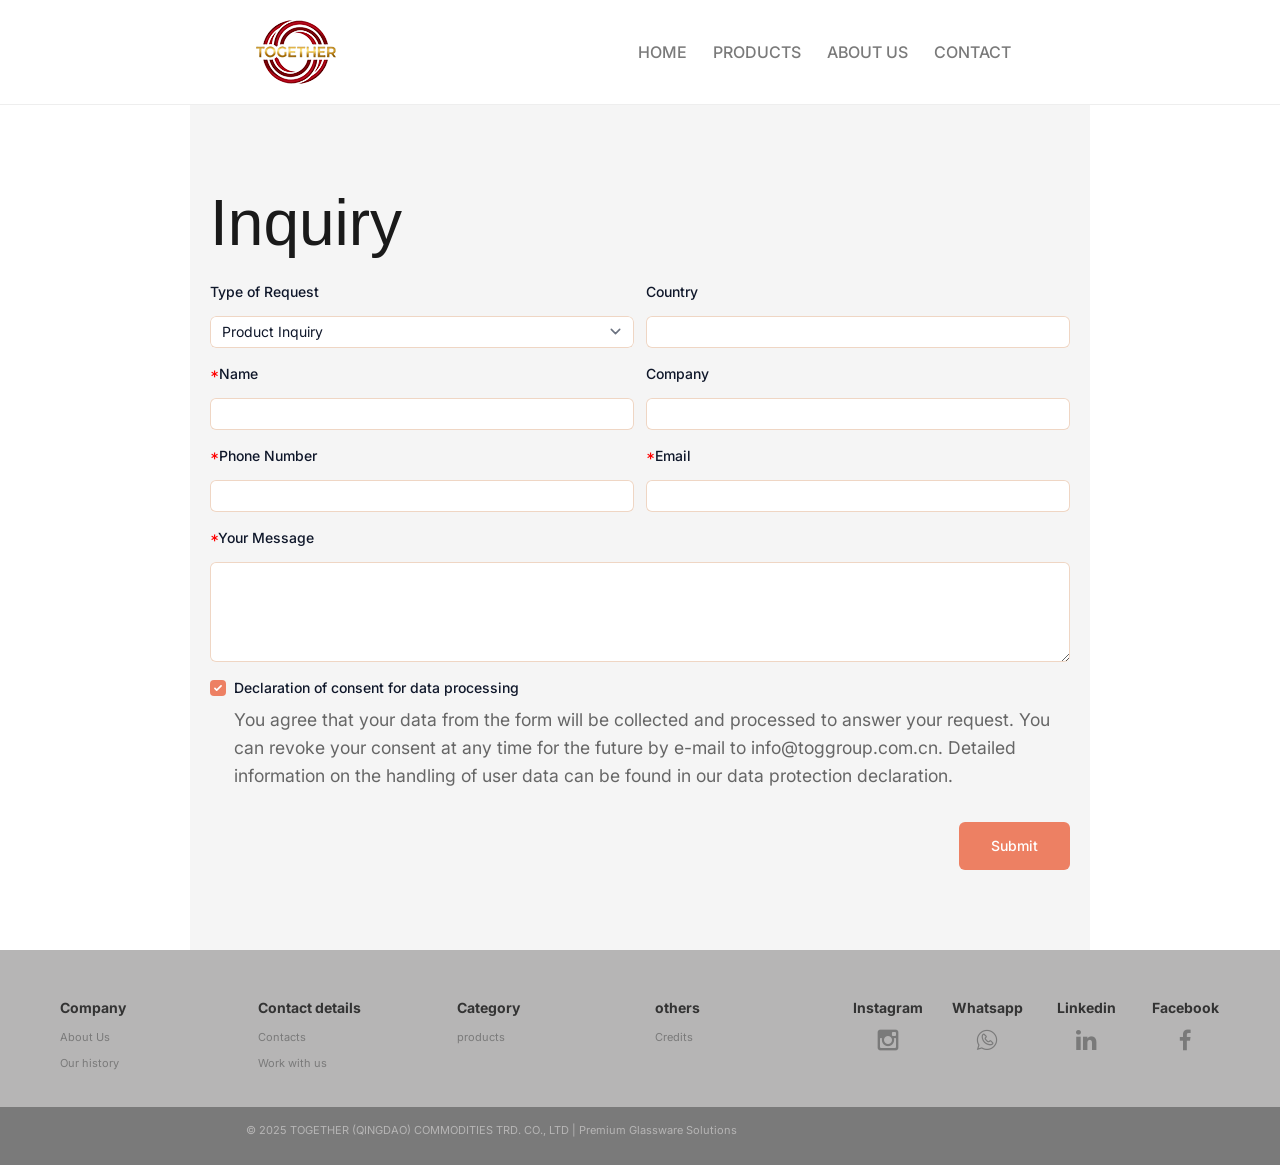
<file: workwithus.html>
<!DOCTYPE html>
<html lang="en">

<head>
    <meta charset="UTF-8">
    <link rel="stylesheet" href="bootstrap.min.css">
    <link rel="stylesheet" href="style.css">
    <link rel="stylesheet" href="Corporate-Footer-Clean.css">
    <link rel="stylesheet" href="iconfont.css">

    <script data-goatcounter="https://muxingwan.goatcounter.com/count" async src="//gc.zgo.at/count.js"></script>

    <title>Contact | together</title>
</head>

<body>
    <nav id="nav-placeholder"></nav>

    <section class="section-content" style="max-width:900px; margin:0 auto;">
        <h1>Inquiry</h1>
        <form action="https://formspree.io/f/mgodoppn" class="fs-form fs-layout__2-column" target="_top" method="POST">
            <div class="fs-field">
                <label class="fs-label" for="request-type">Type of Request</label>
                <select class="fs-select" id="request-type" name="request-type" required>
                    <option value="product-inquiry">Product Inquiry</option>
                    <option value="purchase-request">Purchase Request</option>
                    <option value="general-inquiry">General Inquiry</option>
                </select>
            </div>
            <div class="fs-field">
                <label class="fs-label" for="country">Country</label>
                <input class="fs-input" id="country" name="country"  />
            </div>
            <div class="fs-field">
                <label class="fs-label" for="name"><span style="color: red;">*</span>Name</label>
                <input class="fs-input" id="name" name="name" required />
            </div>
            <div class="fs-field">
                <label class="fs-label" for="company">Company</label>
                <input class="fs-input" id="company" name="company"  />
            </div>
            <div class="fs-field">
                <label class="fs-label" for="phone-number"><span style="color: red;">*</span>Phone Number</label>
                <input class="fs-input" id="phone-number" name="phone-number"  required />
            </div>
            <div class="fs-field">
                <label class="fs-label" for="email"><span style="color: red;">*</span>Email</label>
                <input class="fs-input" id="email" name="email" required />
            </div>
            <div class="fs-field col-span-full">
                <label class="fs-label" for="message"><span style="color: red;">*</span>Your Message</label>
                <textarea class="fs-textarea" id="message" name="message" required></textarea>
            </div>
            <div class="fs-checkbox-field col-span-full">
                <div class="fs-checkbox-wrapper">
                    <input aria-describedby="dpa-consent-description" class="fs-checkbox" id="dpa-consent"
                        name="dpa-consent" required type="checkbox" value="consent" checked/>
                </div>
                <div>
                    <label class="fs-label" for="dpa-consent">
                        Declaration of consent for data processing
                    </label>
                    <p class="fs-description" id="dpa-consent-description">
                        You agree that your data from the form will be collected and processed
                        to answer your request. You can revoke your consent at any time for the
                        future by e-mail to info@toggroup.com.cn. Detailed information on the
                        handling of user data can be found in our data protection declaration.
                    </p>
                </div>
            </div>
            <div class="fs-button-group">
                <button class="fs-button" type="submit">Submit</button>
            </div>
        </form>
    </section>



    <div id="footer-placeholder"></div>

    <script>
        // 加载导航
        fetch('nav.html')
            .then(response => response.text())
            .then(data => document.getElementById('nav-placeholder').innerHTML = data);

        // 加载页脚
        fetch('footer.html')
            .then(response => response.text())
            .then(data => document.getElementById('footer-placeholder').innerHTML = data);
    </script>
    <!-- Google tag (gtag.js) -->
<script async src="https://www.googletagmanager.com/gtag/js?id=G-665DPP5PVW"></script>
<script>
  window.dataLayer = window.dataLayer || [];
  function gtag(){dataLayer.push(arguments);}
  gtag('js', new Date());

  gtag('config', 'G-665DPP5PVW');
</script>
</body>

</html>
</file>
<file: Corporate-Footer-Clean.css>
.page-footer {
  background-color: var(--color-9);
  padding-top: 50px;
  /*padding-bottom: 10px;*/
}

.page-footer h4 {
  color: #333333;
  font-size: 11px;
  font-weight: bold;
}

.page-footer p {
  color: var(--color-9);
  font-size: 11px;
}

.page-footer .footer-links {
  list-style: none;
  padding: 0;
  margin-bottom: 45px;
  word-break: break-all;
}

.page-footer .footer-links a {
  /*color: #555;*/
  font-size: 11px;
}

.page-footer .footer-links li {
  margin-bottom: 5px;
  line-height: 1.3;
}

.page-footer .SocialMedia{
  margin-bottom: 5px;
  line-height: 1.3;
  text-align: center;
}

.page-footer .footer-legal .copyright {
  margin-right: 60px;
}

.page-footer .footer-legal .legal-links .item {
  padding-right: 13px;
  border-right: 1px solid #ccc;
  margin: 0;
  margin-right: 13px;
}

.page-footer .footer-legal .legal-links .item:last-child {
  border-right: none;
}

.page-footer .footer-legal .legal-links .item h5 {
  font-size: 11px;
  margin-top: 0;
  margin-bottom: 0;
}

.page-footer .region {
  margin-bottom: 20px;
}

.page-footer .region a {
  color: #555;
  font-size: 11px;
}

.page-footer .region img {
  margin-right: 7px;
}

@media (min-width: 768px) {
  .page-footer .region {
    margin-bottom: 0;
  }
}
</file>
<file: iconfont.css>
@font-face {
  font-family: "qico"; /* Project id 884104 */
  src: url('assets/fonts/iconfont.woff2?t=1658558556753') format('woff2'),
       url('assets/fonts/iconfont.woff?t=1658558556753') format('woff'),
       url('assets/fonts/iconfont.ttf?t=1658558556753') format('truetype');
}

.qico {
  font-family: "qico" !important;
  font-size: 16px;
  font-style: normal;
  -webkit-font-smoothing: antialiased;
  -moz-osx-font-smoothing: grayscale;
}

.qico-weibiaoti519:before {
  content: "\e69c";
}

.qico-zanting:before {
  content: "\e69e";
}

.qico-zanting1:before {
  content: "\e69f";
}

.qico-teams:before {
  content: "\e7f4";
}

.qico-snapchat1:before {
  content: "\e76b";
}

.qico-threads:before {
  content: "\e7ab";
}

.qico-snapchat:before {
  content: "\e64d";
}

.qico-r-t-arrow:before {
  content: "\e69b";
}

.qico-r-b-arrow:before {
  content: "\e6064";
}

.qico-right12:before {
  content: "\e6063";
}

.qico-left12:before {
  content: "\e6e0";
}

.qico-instagram1:before {
  content: "\e695";
}

.qico-telegram2:before {
  content: "\e6a8";
}

.qico-telegram-original:before {
  content: "\e726";
}

.qico-insgram:before {
  content: "\e6a9";
}

.qico-quote-left2:before {
  content: "\e6a3";
}

.qico-quote-right2:before {
  content: "\e6a4";
}

.qico-pause2:before {
  content: "\e68f";
}

.qico-play2:before {
  content: "\e692";
}

.qico-play:before {
  content: "\ea8d";
}

.qico-pause:before {
  content: "\e694";
}

.qico-gou3:before {
  content: "\e690";
}

.qico-gou2:before {
  content: "\e691";
}

.qico-time2:before {
  content: "\e68d";
}

.qico-time1:before {
  content: "\e69d";
}

.qico-viemo:before {
  content: "\e68e";
}

.qico-discord:before {
  content: "\e68b";
}

.qico-discord1:before {
  content: "\eb7a";
}

.qico-discord2:before {
  content: "\ebf8";
}

.qico-telegram:before {
  content: "\e731";
}

.qico-telegram1:before {
  content: "\e728";
}

.qico-twitter:before {
  content: "\e68c";
}

.qico-3d:before {
  content: "\e68a";
}

.qico-up14:before {
  content: "\e688";
}

.qico-down14:before {
  content: "\e689";
}

.qico-whatsapp3:before {
  content: "\e82d";
}

.qico-tags:before {
  content: "\e6a7";
}

.qico-shopify:before {
  content: "\e718";
}

.qico-shopify2:before {
  content: "\e687";
}

.qico-left10:before {
  content: "\e685";
}

.qico-lingxing:before {
  content: "\e684";
}

.qico-viber2:before {
  content: "\e682";
}

.qico-viber:before {
  content: "\e8d2";
}

.qico-pdf1:before {
  content: "\e681";
}

.qico-vk1:before {
  content: "\e67f";
}

.qico-left11:before {
  content: "\e6062";
}

.qico-email3:before {
  content: "\e67d";
}

.qico-whatsapp2:before {
  content: "\e8ea";
}

.qico-weixin2:before {
  content: "\e7d0";
}

.qico-right11:before {
  content: "\e683";
}

.qico-download5:before {
  content: "\e680";
}

.qico-enlarge3:before {
  content: "\e67c";
}

.qico-bofang:before {
  content: "\e717";
}

.qico-link2:before {
  content: "\e67e";
}

.qico-qustion:before {
  content: "\e678";
}

.qico-menu2:before {
  content: "\e666";
}

.qico-menu1:before {
  content: "\e66c";
}

.qico-enlarge2:before {
  content: "\e676";
}

.qico-enlarge1:before {
  content: "\e677";
}

.qico-zuoji:before {
  content: "\e662";
}

.qico-download4:before {
  content: "\e955";
}

.qico-right10:before {
  content: "\e663";
}

.qico-tiktok:before {
  content: "\ecdc";
}

.qico-comments4:before {
  content: "\e63c";
}

.qico-facebook2:before {
  content: "\e675";
}

.qico-search2:before {
  content: "\e65e";
}

.qico-fanhui1:before {
  content: "\ebed";
}

.qico-icon-test:before {
  content: "\e668";
}

.qico-messenger2:before {
  content: "\e979";
}

.qico-messenger:before {
  content: "\e8d5";
}

.qico-pdf3:before {
  content: "\e801";
}

.qico-tel5:before {
  content: "\e693";
}

.qico-address4:before {
  content: "\e648";
}

.qico-calendar4:before {
  content: "\e66d";
}

.qico-calendar3:before {
  content: "\e6c5";
}

.qico-email2:before {
  content: "\e66e";
}

.qico-address3:before {
  content: "\e671";
}

.qico-tel6:before {
  content: "\e6cd";
}

.qico-calendar2:before {
  content: "\e672";
}

.qico-calendar:before {
  content: "\e6ca";
}

.qico-zhongzhi:before {
  content: "\e669";
}

.qico-refresh3:before {
  content: "\e66a";
}

.qico-zan:before {
  content: "\e661";
}

.qico-quote-left:before {
  content: "\e6061";
}

.qico-quote-right:before {
  content: "\e665";
}

.qico-douban:before {
  content: "\e65d";
}

.qico-zhihu:before {
  content: "\e69a";
}

.qico-daohang-gongzhonghaotixing:before {
  content: "\e65c";
}

.qico-gongsi2:before {
  content: "\e659";
}

.qico-zuanshi2:before {
  content: "\e65a";
}

.qico-ren3:before {
  content: "\e6c9";
}

.qico-img:before {
  content: "\e67a";
}

.qico-time:before {
  content: "\e658";
}

.qico-diqiu1:before {
  content: "\e657";
}

.qico-quality:before {
  content: "\e656";
}

.qico-solution:before {
  content: "\e654";
}

.qico-tuandui:before {
  content: "\e652";
}

.qico-gongsiguanli:before {
  content: "\e651";
}

.qico-left9:before {
  content: "\e64f";
}

.qico-right9:before {
  content: "\e650";
}

.qico-down13:before {
  content: "\e699";
}

.qico-down12:before {
  content: "\e647";
}

.qico-up12:before {
  content: "\e649";
}

.qico-down9:before {
  content: "\e64c";
}

.qico-jiahao:before {
  content: "\e646";
}

.qico-aixin2:before {
  content: "\e6fb";
}

.qico-aixin:before {
  content: "\e6a1";
}

.qico-ren2:before {
  content: "\e65b";
}

.qico-nashui:before {
  content: "\e645";
}

.qico-zuanshi:before {
  content: "\e606";
}

.qico-logozhuanhuan:before {
  content: "\e632";
}

.qico-left4:before {
  content: "\e6060";
}

.qico-up6:before {
  content: "\e642";
}

.qico-list:before {
  content: "\e61a";
}

.qico-vk:before {
  content: "\e8fa";
}

.qico-gongsi:before {
  content: "\e6e1";
}

.qico-zichan:before {
  content: "\e818";
}

.qico-yuangong:before {
  content: "\e641";
}

.qico-cart:before {
  content: "\e640";
}

.qico-ren:before {
  content: "\e686";
}

.qico-detail2:before {
  content: "\e636";
}

.qico-cad1:before {
  content: "\e637";
}

.qico-detail:before {
  content: "\e63a";
}

.qico-cad2:before {
  content: "\e7bd";
}

.qico-chakan:before {
  content: "\e698";
}

.qico-down5:before {
  content: "\e696";
}

.qico-up5:before {
  content: "\e697";
}

.qico-rongyu:before {
  content: "\e630";
}

.qico-jingyan:before {
  content: "\e631";
}

.qico-rongyu1:before {
  content: "\e634";
}

.qico-left8:before {
  content: "\e766";
}

.qico-right8:before {
  content: "\e62e";
}

.qico-share2:before {
  content: "\e62c";
}

.qico-product:before {
  content: "\e6aa";
}

.qico-card:before {
  content: "\e62d";
}

.qico-pdf2:before {
  content: "\e64b";
}

.qico-return4:before {
  content: "\e629";
}

.qico-top:before {
  content: "\e724";
}

.qico-weibo:before {
  content: "\e61d";
}

.qico-video2:before {
  content: "\e6fd";
}

.qico-video:before {
  content: "\e63f";
}

.qico-left6:before {
  content: "\e61c";
}

.qico-right6:before {
  content: "\e626";
}

.qico-right7:before {
  content: "\e628";
}

.qico-left7:before {
  content: "\e62b";
}

.qico-email:before {
  content: "\e74b";
}

.qico-return:before {
  content: "\e619";
}

.qico-return2:before {
  content: "\e6cc";
}

.qico-search3:before {
  content: "\e741";
}

.qico-plus2:before {
  content: "\e639";
}

.qico-star:before {
  content: "\e624";
}

.qico-buy-car:before {
  content: "\e618";
}

.qico-feiji1:before {
  content: "\e84d";
}

.qico-feiji2:before {
  content: "\e638";
}

.qico-download3:before {
  content: "\e611";
}

.qico-lianjie:before {
  content: "\e610";
}

.qico-gou:before {
  content: "\e64a";
}

.qico-daili:before {
  content: "\e620";
}

.qico-comments3:before {
  content: "\e60f";
}

.qico-comments2:before {
  content: "\e622";
}

.qico-tumblr:before {
  content: "\e64e";
}

.qico-blogger:before {
  content: "\e63b";
}

.qico-share:before {
  content: "\e633";
}

.qico-comments:before {
  content: "\e616";
}

.qico-skype1:before {
  content: "\e63e";
}

.qico-search:before {
  content: "\e60d";
}

.qico-xiang:before {
  content: "\e71a";
}

.qico-feiji:before {
  content: "\e704";
}

.qico-gongju:before {
  content: "\e679";
}

.qico-wenjian:before {
  content: "\e60e";
}

.qico-diqiu:before {
  content: "\e621";
}

.qico-email-on:before {
  content: "\e61b";
}

.qico-hezuo:before {
  content: "\e63d";
}

.qico-weixin1:before {
  content: "\e67b";
}

.qico-right5:before {
  content: "\e60c";
}

.qico-left5:before {
  content: "\e625";
}

.qico-down6:before {
  content: "\e615";
}

.qico-right4:before {
  content: "\e888";
}

.qico-pdf:before {
  content: "\e60b";
}

.qico-jilu:before {
  content: "\e66b";
}

.qico-book:before {
  content: "\e673";
}

.qico-up4:before {
  content: "\e7ef";
}

.qico-down4:before {
  content: "\e7f0";
}

.qico-up3:before {
  content: "\e7f1";
}

.qico-down3:before {
  content: "\e7f2";
}

.qico-minus:before {
  content: "\e7fd";
}

.qico-plus:before {
  content: "\e7fe";
}

.qico-right3:before {
  content: "\e65f";
}

.qico-left3:before {
  content: "\e660";
}

.qico-link:before {
  content: "\e62f";
}

.qico-down2:before {
  content: "\e61e";
}

.qico-up2:before {
  content: "\e623";
}

.qico-right2:before {
  content: "\e609";
}

.qico-left2:before {
  content: "\e617";
}

.qico-download:before {
  content: "\e614";
}

.qico-download2:before {
  content: "\e608";
}

.qico-skype:before {
  content: "\ebf6";
}

.qico-facebook:before {
  content: "\e6a5";
}

.qico-whatsapp:before {
  content: "\e7e7";
}

.qico-instagram:before {
  content: "\e664";
}

.qico-weixin:before {
  content: "\e6b5";
}

.qico-linkedin:before {
  content: "\e6ce";
}

.qico-youtube1:before {
  content: "\e9ca";
}

.qico-pinterest:before {
  content: "\e8ab";
}

.qico-youtube:before {
  content: "\e607";
}

.qico-behance:before {
  content: "\e670";
}

.qico-fax2:before {
  content: "\e874";
}

.qico-fax:before {
  content: "\e6a6";
}

.qico-address2:before {
  content: "\e627";
}

.qico-guanbi1:before {
  content: "\e723";
}

.qico-jia:before {
  content: "\e727";
}

.qico-jian:before {
  content: "\e729";
}

.qico-guanbi:before {
  content: "\e674";
}

.qico-right:before {
  content: "\e7eb";
}

.qico-left:before {
  content: "\e7ec";
}

.qico-erweima:before {
  content: "\e604";
}

.qico-address:before {
  content: "\e61f";
}

.qico-shouji2:before {
  content: "\e60a";
}

.qico-wode:before {
  content: "\e7d8";
}

.qico-qq:before {
  content: "\eaf8";
}

.qico-ie:before {
  content: "\e667";
}

.qico-kefu2:before {
  content: "\e601";
}

.qico-kefu4:before {
  content: "\e62a";
}

.qico-tel3:before {
  content: "\e602";
}

.qico-tel4:before {
  content: "\e643";
}

.qico-kefu:before {
  content: "\e644";
}

.qico-kefu3:before {
  content: "\e612";
}

.qico-up:before {
  content: "\e600";
}

.qico-down:before {
  content: "\e66f";
}

.qico-sort:before {
  content: "\e603";
}

.qico-home:before {
  content: "\e635";
}

.qico-tel2:before {
  content: "\e655";
}

.qico-tel:before {
  content: "\e613";
}

.qico-youxiang:before {
  content: "\e605";
}

.qico-caidan:before {
  content: "\e653";
}
</file>
<file: other.css>
/* product-cate */
.product-cate{
    padding: 75px 0;
    margin: 0 auto;
  }
  .product-cate .txt h3{
      height: 16px;
      font-size: 20px;
      font-weight: bold;
      text-align: center;
      line-height: 16px;
      letter-spacing: 0px;
      color: #e1b876;
  }
  .product-cate .txt h2 {
    margin-top: 25px;
      font-size: 58px;
    font-family: Heebo-Bold;
    text-align: center;
      line-height: 43px;
      letter-spacing: 0px;
      color: #000000;
  }
  .product-cate .txt p {
    margin-top: 25px;
      font-family: Heebo-Regular;
      font-size: 20px;
    font-weight: normal;
      font-stretch: normal;
    text-align: center;
      line-height: 20px;
      letter-spacing: 0px;
      color: #515151;
  }
  .product-cate .imgbox{
    position: relative;
  }
  .product-cate .img-list{
    margin-top: 75px;
    width: 100%;
    overflow: hidden;
  }
  .product-cate .img-list ul{
    display: flex;
    justify-content: space-between;
    width: 100%;
  }
  .product-cate .img-list ul li{
    width: 222px;
    height: 240px;
    max-width: 100%;
    border: solid 1px #aeaeae;
    display: block;
  }
  .product-cate .img-list ul li .item{
    width: 100%;
    height: 100%;
    display: flex;
    flex-direction: column;
    align-items: center;
    justify-content: center;
  }
  .product-cate .img-list ul li :hover{background-color: var(--bg-light-3);}
  .product-cate .img-list ul li a {
    display: block;
    margin-top: 40px;
      font-family: Heebo-Regular;
      font-size: 16px;
      font-weight: normal;
      font-stretch: normal;
      line-height: 30px;
      letter-spacing: 0px;
  }
  .product-cate .imgbox .swiper-button-prev{top: 50%;left: -40px;color: #515151;}
  .product-cate .imgbox .swiper-button-next{top: 50%;right: -40px;color: #515151;}
</file>
<file: style.css>
@import url('https://fonts.googleapis.com/css2?family=Inter:wght@300;400&family=Playfair+Display:ital,wght@0,600;1,400&display=swap');

@import url("https://fonts.googleapis.com/css2?family=Inter:ital,opsz,wght@0,14..32,100..900;1,14..32,100..900&display=swap");

/** Variables **/

:root {
  --color-11:#FF6242;
  --color-21:#FF8142;
  --color-31:#ed8063;
  --color-41:#FFB042;
  --color-51:#FFD642;
  --color-61:#cbf4c3;
  --color-71:#EFD6C4;

  --color-1:#83020e;
  --color-2:#aa0a0f;
  --color-3:#ee3b66;
  --color-4:#ff8a7a;
  --color-5:#FFD642;
  --color-6:#abad2c;
  --color-7:#dca335;
  --color-8:#7a7a7a;
  --color-9:#b6b5b5;

  --bg-light-1: #fce8e8;   /* 极浅红（基于color-1） */
  --bg-light-2: #fce4e6;   /* 极浅粉红（基于color-2） */
  --bg-light-3: #fee9ef;   /* 极浅玫瑰（基于color-3） */
  --bg-light-4: #fff0f0;   /* 极浅珊瑚（基于color-4） */
  --bg-light-5: #fff8e0;   /* 极浅黄（基于color-5） */
  --bg-light-6: #f2f4e0;   /* 极浅橄榄（基于color-6） */
  --bg-light-7: #fdf2e4;   /* 极浅金（基于color-7） */

  

  --color-background: #cbd5e1;
  --color-background-alt: #3a9092;
  --color-border-active: #23494c;
  --color-border-default: #EFD6C4;
  --color-highlight: #7ecac7;
  --color-primary: #ed8063;
  --color-primary-active: #6bcba4;
  --color-text-default: #0f172a;
  --color-text-muted: #475569;

  --font-family-body: "Inter", sans-serif;

  
  --bg: #ffffff;
  --text: #1a1a1a;
  --accent: #003366;
  --gray: #f9f9f9;
}

body {
  font-family: 'Inter', sans-serif;
  color: var(--text);
  background: var(--bg);
  margin: 0;
  line-height: 1.6;
}

/* 导航系统 */
nav {
  display: flex;
  justify-content: space-between;
  padding: 20px 20%;
  align-items: center;
  border-bottom: 1px solid #eee;
  position: sticky;
  top: 0;
  background: #fff;
  z-index: 1000;
}

.logo {
  font-family: 'Playfair Display', serif;
  font-size: 1.8rem;
  font-weight: 700;
  cursor: pointer;
  color: var(--text);
}

.nav-links a {
  text-decoration: none;
  color: var(--text);
  font-size: 0.75rem;
  letter-spacing: 2px;
  margin-left: 40px;
  text-transform: uppercase;
  transition: 0.3s;
}

.nav-links a:hover {
  color: var(--accent);
}

/* 排版系统 */
.section-hero {
  padding: 10px;
  display: flex;
  flex-direction: column;
  justify-content: center;
  align-items: center;
  text-align: center;
  background: var(--gray);
}


h1 {
  font-family: ARIAL, CALIBRI;
  font-size: 4rem;
  margin-bottom: 20px;
}

h2 {
  font-family: ARIAL, CALIBRI;
  font-size: 2.5rem;
}

.btn-outline {
  border: 1px solid #1a1a1a;
  padding: 15px 40px;
  text-decoration: none;
  color: #1a1a1a;
  transition: 0.3s;
  display: inline-block;
}

.btn-outline:hover {
  background: #1a1a1a;
  color: #fff;
}

/* 网格系统 */
.grid-2 {
  display: grid;
  grid-template-columns: 1fr 1fr;
  gap: 80px;
  max-width: 80%;        /* 最大宽度为80% */
  width: 100%;           /* 保证在小屏幕下能正常响应 */
  margin: 0 auto;        /* 水平居中 */
}

.grid-4 {
  display: grid;
  grid-template-columns: repeat(4, 1fr);
  gap: 30px;
}

.card-item {
  border: 1px solid #eee;
  padding: 30px;
  text-align: center;
  transition: 0.3s;
}

.card-item:hover {
  border-color: var(--accent);
}






/** Base **/

*,
::before,
::after {
  box-sizing: border-box;
}

* {
  border: 0;
  margin: 0;
  padding: 0;
}

body {
  -webkit-font-smoothing: antialiased;
  font-family: var(--font-family-body);
  font-optical-sizing: auto;
  font-style: normal;
}

button,
input,
optgroup,
select,
textarea {
  font-family: inherit;
  font-feature-settings: inherit;
  font-variation-settings: inherit;
  font-size: 100%;
  font-weight: inherit;
  line-height: inherit;
  color: inherit;
  margin: 0;
  padding: 0;
}

[type="checkbox"],
[type="radio"],
[type="range"] {
  appearance: none;
  flex-shrink: 0;
  padding: 0;
  user-select: none;
}

[type="checkbox"]:focus,
[type="radio"]:focus,
[type="range"]:focus {
  outline: none;
}

/** Components **/

.fs-form {
  display: grid;
  row-gap: 1rem;
}

.fs-form:where(.fs-layout__2-column) {
  column-gap: 0.75rem;
  grid-template-columns: 1fr 1fr;
}

fieldset {
  display: grid;
  margin: 1rem 0;
  row-gap: 1rem;
}

.fs-form:where(.fs-layout__2-column) fieldset {
  column-gap: 0.75rem;
  grid-template-columns: 1fr 1fr;
  grid-column: 1 / -1;
}

.fs-fieldset-title {
  color: var(--color-text-default);
  font-family: var(--font-family-display);
  font-size: 1.25rem;
  font-weight: 500;
  line-height: 1.75rem;
  margin-bottom: 1rem;
  grid-column: 1 / -1;
}

.fs-field {
  display: flex;
  flex-direction: column;
  row-gap: 0.375rem;
}

.fs-label {
  color: var(--color-text-default);
  display: block;
  font-family: var(--font-family-display);
  font-size: 0.875rem;
  font-weight: 500;
  line-height: 1.25rem;
}

.fs-description {
  color: var(--color-text-muted);
  display: block;
  font-size: 0.875rem;
  line-height: 1.25rem;
}

.fs-button-group {
  display: flex;
  flex-direction: row-reverse;
  column-gap: 0.75rem;
}

.fs-form:where(.fs-layout__2-column) .fs-button-group {
  grid-column: 1 / -1;
}

.fs-button {
  background-color: var(--color-primary);
  border-radius: 0.375rem;
  color: white;
  cursor: pointer;
  font-size: 0.875rem;
  font-weight: 500;
  line-height: 1rem;
  padding: 1rem 2rem;
  transition-duration: 200ms;
  transition-property: background-color;
  transition-timing-function: cubic-bezier(0.4, 0, 0.2, 1);
}

.fs-button:hover {
  background-color: var(--color-primary-active);
}

.fs-button:focus-visible {
  background-color: var(--color-primary-active);
  outline: 3px solid var(--color-highlight);
}

.fs-input,
.fs-select {
  appearance: none;
  border-radius: 0.375rem;
  border-width: 0;
  box-shadow: var(--color-border-default) 0 0 0 1px inset;
  color: var(--color-text-default);
  font-size: 0.875rem;
  height: 2rem;
  line-height: 1.25rem;
  outline: none;
  padding-left: 0.75rem;
  padding-right: 0.75rem;
}

.fs-input:focus-visible,
.fs-select:focus-visible {
  box-shadow: var(--color-border-active) 0 0 0 1.5px inset;
  outline: 3px solid var(--color-highlight);
  outline-offset: 0;
}

.fs-input::placeholder {
  color: var(--color-text-muted);
}

.fs-checkbox-group,
.fs-radio-group {
  display: flex;
  flex-direction: column;
  row-gap: 0.5rem;
}

.fs-checkbox-field,
.fs-radio-field {
  column-gap: 0.5rem;
  display: flex;
}

:is(.fs-checkbox-field, .fs-radio-field) .fs-label+.fs-description {
  margin-top: 0.125rem;
}

.fs-checkbox-wrapper,
.fs-radio-wrapper {
  align-items: center;
  display: flex;
  height: 1.25rem;
}

.fs-checkbox,
.fs-radio {
  background-color: #fff;
  border: 1px solid var(--color-text-default);
  height: 1rem;
  width: 1rem;
}

.fs-checkbox {
  border-radius: 0.25rem;
}

.fs-radio {
  border-radius: 100%;
}

.fs-checkbox:checked,
.fs-radio:checked {
  background-color: var(--color-primary);
  background-position: center;
  background-repeat: no-repeat;
  background-size: 100% 100%;
  border-color: transparent;
}

.fs-checkbox:checked {
  background-image: url("data:image/svg+xml,%3csvg viewBox='0 0 16 16' fill='white' xmlns='http://www.w3.org/2000/svg'%3e%3cpath d='M12.207 4.793a1 1 0 010 1.414l-5 5a1 1 0 01-1.414 0l-2-2a1 1 0 011.414-1.414L6.5 9.086l4.293-4.293a1 1 0 011.414 0z'/%3e%3c/svg%3e");
}

.fs-radio:checked {
  background-image: url("data:image/svg+xml,%3csvg viewBox='0 0 16 16' fill='white' xmlns='http://www.w3.org/2000/svg'%3e%3ccircle cx='8' cy='8' r='3'/%3e%3c/svg%3e");
}

.fs-checkbox:focus-visible,
.fs-radio:focus-visible {
  outline: 3px solid var(--color-highlight);
  outline-offset: 0;
}

.fs-select {
  background-color: #fff;
  background-image: url("data:image/svg+xml,%3csvg xmlns='http://www.w3.org/2000/svg' fill='none' viewBox='0 0 20 20'%3e%3cpath stroke='%236b7280' stroke-linecap='round' stroke-linejoin='round' stroke-width='1.5' d='M6 8l4 4 4-4'/%3e%3c/svg%3e");
  background-position: right 0.5rem center;
  background-repeat: no-repeat;
  background-size: 1.5em 1.5em;
  padding-right: 2.5rem;
}

.fs-slider {
  background: transparent;
  cursor: pointer;
  height: 1.25rem;
  width: 100%;
}

.fs-slider::-moz-range-track {
  background-color: var(--color-background);
  border-radius: 0.5rem;
  height: 0.5rem;
}

.fs-slider::-webkit-slider-runnable-track {
  background-color: var(--color-background);
  border-radius: 0.5rem;
  height: 0.5rem;
}

.fs-slider::-moz-range-thumb {
  background-color: var(--color-primary);
  border: none;
  /* Removes extra border that FF applies */
  border-radius: 50%;
  height: 1.25rem;
  width: 1.25rem;
}

.fs-slider::-webkit-slider-thumb {
  appearance: none;
  background-color: var(--color-primary);
  border-radius: 50%;
  height: 1.25rem;
  margin-top: -0.375rem;
  /* Centers thumb on the track */
  width: 1.25rem;
}

.fs-slider:focus-visible::-moz-range-thumb {
  outline: 2px solid var(--color-primary);
  outline-offset: 2px;
}

.fs-slider:focus-visible::-webkit-slider-thumb {
  outline: 2px solid var(--color-primary);
  outline-offset: 2px;
}

.fs-switch {
  background-color: var(--color-background-alt);
  background-image: url("data:image/svg+xml,%3csvg xmlns='http://www.w3.org/2000/svg' viewBox='-4 -4 8 8'%3e%3ccircle r='3' fill='white'/%3e%3c/svg%3e");
  background-position: left center;
  background-repeat: no-repeat;
  border-radius: 1.5rem;
  cursor: pointer;
  height: 1.5rem;
  transition-duration: 200ms;
  transition-property: background-color, background-position;
  transition-timing-function: cubic-bezier(0.4, 0, 0.2, 1);
  width: 2.75rem;
}

.fs-switch:checked {
  background-color: var(--color-primary);
  background-position: right center;
}

.fs-switch:focus-visible {
  outline: 3px solid var(--color-highlight);
  outline-offset: 0;
}

.fs-textarea {
  appearance: none;
  border-radius: 0.375rem;
  border-width: 0;
  box-shadow: var(--color-border-default) 0 0 0 1px inset;
  color: var(--color-primary);
  font-size: 0.875rem;
  line-height: 1.25rem;
  outline: none;
  padding: 0.5rem 0.75rem;
  resize: vertical;
  height: 100px;
}

.fs-textarea:focus-visible {
  box-shadow: var(--color-border-active) 0 0 0 1.5px inset;
  outline: 3px solid var(--color-highlight);
  outline-offset: 0;
}

.fs-textarea::placeholder {
  color: var(--color-text-muted);
}

/** Utilities **/

.col-span-full {
  grid-column: 1 / -1;
}

.fs-textarea::placeholder {
  color: var(--color-text-muted);
}

.slider-label-container {
  display: flex;
  justify-content: space-between;
  width: 100%;
  margin-top: 0.25rem;
}

.slider-label-text {
  font-size: 0.75rem;
  color: var(--color-text-muted);
  text-align: center;
  white-space: nowrap;
}

/* ========== section-factory 轮播样式 ========== */
.section-factory {
  position: relative;
  min-height: 70vh;
  display: flex;
  flex-direction: column;
  justify-content: center;
  align-items: center;
  text-align: center;
  color: white;
  overflow: hidden;  
  background: linear-gradient(180deg, #f3f1ef 0%, #f4e1c7 100%);
}

/* 轮播背景容器 */
.carousel-bg {
  position: absolute;
  top: 0;
  left: 50%;           /* 先定位到50%位置 */
  transform: translateX(-50%);  /* 向左偏移自身宽度的50%，实现居中 */
  width: 80%; /* 设置宽度为页面宽度的70% */
  height: 100%;
  z-index: 0;
}

/* 单个背景图 */
.carousel-slide {
  position: absolute;
  top: 0;
  left: 0;
  width: 100%;
  height: 100%;
  background-size: cover;
  background-position: center;
  background-repeat: no-repeat;
  opacity: 0;
  transition: opacity 1s ease-in-out;
}

/* 当前激活的背景图 */
.carousel-slide.active {
  opacity: 1;
}

/* 可选：添加暗色叠加层让文字更清晰 */
.carousel-bg::after {
  content: '';
  position: absolute;
  top: 0;
  left: 0;
  width: 100%;
  height: 100%;
  background: rgba(0, 0, 0, 0.2);
  z-index: 1;
}

/* 文字内容，确保在背景之上 */
.section-factory h1,
.section-factory p {
  position: relative;
  z-index: 2;
}

.section-factory h1 {
  font-size: 4rem;
  margin-bottom: 20px;
  text-shadow: 2px 2px 8px rgba(0, 0, 0, 0.9);
}

.section-factory p {
  font-size: 1.5rem;
  text-shadow: 1px 1px 4px rgba(0, 0, 0, 0.9);
}

/* ========== section-content 普通样式（不受轮播影响） ========== */
.section-content {
  padding: 80px 20px;
  background-color: #f5f5f5;
}

.section-content h2 {
  font-size: 2.5rem;
  margin-bottom: 20px;
  color: #333;
}

.section-content p {
  font-size: 1.1rem;
  line-height: 1.6;
  color: #666;
}




/* 让容器居中 */
.container {
  max-width: 1200px;
  margin: 0 auto;
  padding: 0 20px;
}


/* 三列布局居中 */
.flex-row {
  display: flex;
  justify-content: center;
  gap: 20px;
  margin: 10px;
}
.flex-col {
  flex: 1;
  min-height: 400px;
  box-sizing: border-box;
  display: flex;
  justify-content: center;
  align-items: center;
}




.wp{width:75%; margin:0 auto; position:relative;}


      .nav-links > a,
      .dropdown {
          display: inline-block;
      }

      .nav-links > a:hover,
      .dropdown:hover > .dropbtn {
          background-color: #b9b6b6;
          border-radius: 4px;
      }

      /* 一级：Products 容器 */
      .dropdown {
          position: relative;
      }

      .dropbtn {
          cursor: pointer;
      }

      /* 二级菜单（默认隐藏） */
      .dropdown-content {
          position: absolute;
          top: 100%;
          left: 0;
          background-color: #fce7c4;
          min-width: 180px;
          box-shadow: 0 8px 16px rgba(168, 167, 167, 0.2);
          z-index: 1;
          display: none;
      }

      .dropdown-content a {
          padding: 10px 5px;
          text-decoration: none;
          display: block;
          text-align: left;
      }

      .dropdown-content a:hover {
          background-color: #bbb8b8;
      }

      /* 三级菜单容器（放在有子项的二级菜单内） */
      .third-level {
          position: relative;
      }

      .third-level > a {
          display: flex;
          justify-content: space-between;
          align-items: center;
      }

      .third-level > a::after {
          content: "›";
          font-size: 18px;
          margin-left: 5px;
      }

      /* 三级菜单（默认隐藏） */
      .third-content {
          position: absolute;
          left: 100%;
          top: 0;
          background-color: #fbe5ba;
          min-width: 160px;
          box-shadow: 0 8px 16px rgba(243, 216, 216, 0.2);
          display: none;
      }

      .third-content a {
          padding: 10px 16px;
          white-space: nowrap;
      }

      /* 悬停显示二级菜单 */
      .dropdown:hover .dropdown-content {
          display: block;
      }

      /* 悬停显示三级菜单 */
      .third-level:hover .third-content {
          display: block;
      }


      .header{position:relative;width:100%;height:110px;background-color:#fff;z-index:100;box-shadow:0 1px 10px rgba(0,0,0,.1);font-family:"Segoe UI Semibold"; }
      .header .wp{height:100%;display:-webkit-flex;display:flex;-webkit-justify-content:space-between;justify-content:space-between;}
      
      /*
      .web_head .logo,.head_right,.nav_wrap .head_nav,.web_head .btn--search,.head_emal,.web_head .change-language,.line_height{display: inline-block;position: relative;vertical-align: middle; text-align:left;}
      */
      
      .header .logo{display:-webkit-flex;display:flex;-webkit-align-items:center;align-items:center;}
      .header .logo img{max-height:77px;}
      
      .header-right-top{margin-top:10px;display:-webkit-flex;display:flex;-webkit-align-items:center;align-items:center;-webkit-justify-content:flex-end;justify-content:flex-end;}
      
      .header-right-top .down{background:url(../images/ico02.png) no-repeat left center;padding:0 20px;}
      .header-right-top .down:after{content:"|";margin-left:20px;font-family:"Segoe UI"}
      .header-right-top .down:hover{background-image:url(../images/ico03.png);}
      
      .header-lang{position:relative;z-index:200;}
      .header-lang .box{height:20px;cursor:pointer;display:-webkit-flex;display:flex;-webkit-align-items:center;align-items:center;}
      .header-lang .box img{height:16px;}
      .header-lang .box em{margin:0 2px 0 5px;font-size:14px;color:#000;}
      .header-lang .box i{font-size:15px;text-align:center;margin-top:2px;color:#000;transition:all 0.3s ease 0s;}
      .header-lang .lang-box{position:absolute;top:100%;right:0;width:360px;background:#FFF;padding:20px 10px 20px 20px;transform: scale3d(0.9, 0.9, 1);opacity:0;visibility:hidden;z-index:999; transition:all 0.4s ease-in-out; border:1px solid #eee;border-radius:5px;overflow-y:scroll;}
      .header-lang .lang-box ul{font-size:0;margin:0 -10px;}
      .header-lang .lang-box ul li{display:inline-block;vertical-align:top;width:33.3333333%;margin:0 0 10px;font-size:12px;overflow:hidden;padding:0 10px;}
      .header-lang .lang-box ul li img{margin-right:3px;}
      
      .header-lang:hover .box em{color:#ee9422;}
      .header-lang:hover .box i{color:#ee9422;-ms-transform:rotate(180deg);transform: rotate(180deg);}
      .header-lang:hover .lang-box{transform:scale3d(1, 1, 1);opacity:1;visibility:visible;}
      
      .header-right-bottom{margin-top:15px;display:-webkit-flex;display:flex;-webkit-align-items:center;align-items:center;}
      
      
      .head_right{ margin-top:26px;}
      
      .head_nav{position:relative;font-size:0;}
      .head_nav > li > a:before,.head_nav > li > a:after,.head_nav li li a{transition: all 0.3s ease-in-out;}
      .head_nav{font-size:0;}
      .head_nav > li{display:inline-block;position:relative;padding:0 25px;font-size:15px;text-transform:uppercase;font-weight:500;}
      .head_nav > li li{display:block;text-align:left;font-size:14px;position:relative;}
      .head_nav li a { position:relative; display:block;line-height:40px;}
      .head_nav > li > a > i{color:inherit;display:inline-block;font-size:15px;margin:-3px 0 0 4px;font-weight:normal;vertical-align:middle;transition:all 0.3s ease 0s;}
      
      .head_nav li li a em{display: inline-block;width: 100%;}
      
      .head_nav li ul{
        position:absolute;left:0;top:100%;width:250px;
        padding:10px 0;z-index:999;transform:scale3d(0.9, 0.9, 1);
        opacity:0;visibility:hidden;box-sizing:content-box; 
        background:var(--color-4);
      }
      .head_nav li li ul{top:-10px;left:100%;}
      
      .head_nav li li a{line-height:1.8;padding:6px 15px;color:#FFF;}
      .head_nav li li a i{position:absolute;right:15px;top:5px;font-size:14px;}
      
      .head_nav li li a:hover{-ms-transform:translateX(5px);transform:translateX(5px);}
      
      .head_nav li:hover > ul {transform:scale3d(1, 1, 1);opacity:1;visibility:visible;}
      .head_nav li.active > a, .head_nav li:hover > a {   }
      
      .head_nav > li:hover > a > i{-ms-transform:rotate(180deg);transform: rotate(180deg);}


      .head_nav li{
        padding:0 13px;
        font-size:16px;
      }
      em {
        font-style: normal;
      }

      a {
        color: var(--color-8);
        text-decoration: none;
      }
      a:hover {
        color: var(--color-1);
        text-decoration: none;
      }


      .page-footer a {
        color:var(--color-8);
        text-decoration:none
      }
      

      .feature-list {
        margin-top: 24px;
        display: flex;
        flex-wrap: wrap;
        gap: 16px;
    }
    

    .stat {
      background: #f5f0e9;
      border-radius: 60px;
      padding: 10px 20px;
      text-align: center;
      font-weight: 600;
  }
  

  .feature-item {
    display: flex;
    align-items: center;
    gap: 10px;
    background: rgba(44, 95, 45, 0.06);
    padding: 8px 16px;
    border-radius: 100px;
}

.feature-item::before {
    content: "✓";
    color: var(--color-primary);
    font-weight: bold;
}
</file>
<file: swiper5.css>
/**
 * Swiper 5.3.7
 * Most modern mobile touch slider and framework with hardware accelerated transitions
 * http://swiperjs.com
 *
 * Copyright 2014-2020 Vladimir Kharlampidi
 *
 * Released under the MIT License
 *
 * Released on: April 10, 2020
 */

@font-face{font-family:swiper-icons;src:url("data:application/font-woff;charset=utf-8;base64, [base64]//wADZ2x5ZgAAAywAAADMAAAD2MHtryVoZWFkAAABbAAAADAAAAA2E2+eoWhoZWEAAAGcAAAAHwAAACQC9gDzaG10eAAAAigAAAAZAAAArgJkABFsb2NhAAAC0AAAAFoAAABaFQAUGG1heHAAAAG8AAAAHwAAACAAcABAbmFtZQAAA/gAAAE5AAACXvFdBwlwb3N0AAAFNAAAAGIAAACE5s74hXjaY2BkYGAAYpf5Hu/j+W2+MnAzMYDAzaX6QjD6/4//Bxj5GA8AuRwMYGkAPywL13jaY2BkYGA88P8Agx4j+/8fQDYfA1AEBWgDAIB2BOoAeNpjYGRgYNBh4GdgYgABEMnIABJzYNADCQAACWgAsQB42mNgYfzCOIGBlYGB0YcxjYGBwR1Kf2WQZGhhYGBiYGVmgAFGBiQQkOaawtDAoMBQxXjg/wEGPcYDDA4wNUA2CCgwsAAAO4EL6gAAeNpj2M0gyAACqxgGNWBkZ2D4/wMA+xkDdgAAAHjaY2BgYGaAYBkGRgYQiAHyGMF8FgYHIM3DwMHABGQrMOgyWDLEM1T9/w8UBfEMgLzE////P/5//f/V/xv+r4eaAAeMbAxwIUYmIMHEgKYAYjUcsDAwsLKxc3BycfPw8jEQA/[base64]/uznmfPFBNODM2K7MTQ45YEAZqGP81AmGGcF3iPqOop0r1SPTaTbVkfUe4HXj97wYE+yNwWYxwWu4v1ugWHgo3S1XdZEVqWM7ET0cfnLGxWfkgR42o2PvWrDMBSFj/IHLaF0zKjRgdiVMwScNRAoWUoH78Y2icB/yIY09An6AH2Bdu/UB+yxopYshQiEvnvu0dURgDt8QeC8PDw7Fpji3fEA4z/PEJ6YOB5hKh4dj3EvXhxPqH/SKUY3rJ7srZ4FZnh1PMAtPhwP6fl2PMJMPDgeQ4rY8YT6Gzao0eAEA409DuggmTnFnOcSCiEiLMgxCiTI6Cq5DZUd3Qmp10vO0LaLTd2cjN4fOumlc7lUYbSQcZFkutRG7g6JKZKy0RmdLY680CDnEJ+UMkpFFe1RN7nxdVpXrC4aTtnaurOnYercZg2YVmLN/d/gczfEimrE/fs/bOuq29Zmn8tloORaXgZgGa78yO9/cnXm2BpaGvq25Dv9S4E9+5SIc9PqupJKhYFSSl47+Qcr1mYNAAAAeNptw0cKwkAAAMDZJA8Q7OUJvkLsPfZ6zFVERPy8qHh2YER+3i/BP83vIBLLySsoKimrqKqpa2hp6+jq6RsYGhmbmJqZSy0sraxtbO3sHRydnEMU4uR6yx7JJXveP7WrDycAAAAAAAH//wACeNpjYGRgYOABYhkgZgJCZgZNBkYGLQZtIJsFLMYAAAw3ALgAeNolizEKgDAQBCchRbC2sFER0YD6qVQiBCv/H9ezGI6Z5XBAw8CBK/m5iQQVauVbXLnOrMZv2oLdKFa8Pjuru2hJzGabmOSLzNMzvutpB3N42mNgZGBg4GKQYzBhYMxJLMlj4GBgAYow/P/PAJJhLM6sSoWKfWCAAwDAjgbRAAB42mNgYGBkAIIbCZo5IPrmUn0hGA0AO8EFTQAA") format("woff");font-weight:400;font-style:normal}:root{--swiper-theme-color:#007aff}.swiper-container{margin-left:auto;margin-right:auto;position:relative;overflow:hidden;list-style:none;padding:0;z-index:1}.swiper-container-vertical>.swiper-wrapper{flex-direction:column}.swiper-wrapper{position:relative;width:100%;height:100%;z-index:1;display:flex;transition-property:transform;box-sizing:content-box}.swiper-container-android .swiper-slide,.swiper-wrapper{transform:translate3d(0px,0,0)}.swiper-container-multirow>.swiper-wrapper{flex-wrap:wrap}.swiper-container-multirow-column>.swiper-wrapper{flex-wrap:wrap;flex-direction:column}.swiper-container-free-mode>.swiper-wrapper{transition-timing-function:ease-out;margin:0 auto}.swiper-slide{flex-shrink:0;width:100%;height:100%;position:relative;transition-property:transform}.swiper-slide-invisible-blank{visibility:hidden}.swiper-container-autoheight,.swiper-container-autoheight .swiper-slide{height:auto}.swiper-container-autoheight .swiper-wrapper{align-items:flex-start;transition-property:transform,height}.swiper-container-3d{perspective:1200px}.swiper-container-3d .swiper-cube-shadow,.swiper-container-3d .swiper-slide,.swiper-container-3d .swiper-slide-shadow-bottom,.swiper-container-3d .swiper-slide-shadow-left,.swiper-container-3d .swiper-slide-shadow-right,.swiper-container-3d .swiper-slide-shadow-top,.swiper-container-3d .swiper-wrapper{transform-style:preserve-3d}.swiper-container-3d .swiper-slide-shadow-bottom,.swiper-container-3d .swiper-slide-shadow-left,.swiper-container-3d .swiper-slide-shadow-right,.swiper-container-3d .swiper-slide-shadow-top{position:absolute;left:0;top:0;width:100%;height:100%;pointer-events:none;z-index:10}.swiper-container-3d .swiper-slide-shadow-left{background-image:linear-gradient(to left,rgba(0,0,0,.5),rgba(0,0,0,0))}.swiper-container-3d .swiper-slide-shadow-right{background-image:linear-gradient(to right,rgba(0,0,0,.5),rgba(0,0,0,0))}.swiper-container-3d .swiper-slide-shadow-top{background-image:linear-gradient(to top,rgba(0,0,0,.5),rgba(0,0,0,0))}.swiper-container-3d .swiper-slide-shadow-bottom{background-image:linear-gradient(to bottom,rgba(0,0,0,.5),rgba(0,0,0,0))}.swiper-container-css-mode>.swiper-wrapper{overflow:auto;scrollbar-width:none;-ms-overflow-style:none}.swiper-container-css-mode>.swiper-wrapper::-webkit-scrollbar{display:none}.swiper-container-css-mode>.swiper-wrapper>.swiper-slide{scroll-snap-align:start start}.swiper-container-horizontal.swiper-container-css-mode>.swiper-wrapper{scroll-snap-type:x mandatory}.swiper-container-vertical.swiper-container-css-mode>.swiper-wrapper{scroll-snap-type:y mandatory}:root{--swiper-navigation-size:44px}.swiper-button-next,.swiper-button-prev{position:absolute;top:50%;width:calc(var(--swiper-navigation-size)/ 44 * 27);height:var(--swiper-navigation-size);margin-top:calc(-1 * var(--swiper-navigation-size)/ 2);z-index:10;cursor:pointer;display:flex;align-items:center;justify-content:center;color:var(--swiper-navigation-color,var(--swiper-theme-color))}.swiper-button-next.swiper-button-disabled,.swiper-button-prev.swiper-button-disabled{opacity:.35;cursor:auto;pointer-events:none}.swiper-button-next:after,.swiper-button-prev:after{font-family:swiper-icons;font-size:var(--swiper-navigation-size);text-transform:none!important;letter-spacing:0;text-transform:none;font-variant:initial}.swiper-button-prev,.swiper-container-rtl .swiper-button-next{left:10px;right:auto}.swiper-button-prev:after,.swiper-container-rtl .swiper-button-next:after{content:'prev'}.swiper-button-next,.swiper-container-rtl .swiper-button-prev{right:10px;left:auto}.swiper-button-next:after,.swiper-container-rtl .swiper-button-prev:after{content:'next'}.swiper-button-next.swiper-button-white,.swiper-button-prev.swiper-button-white{--swiper-navigation-color:#ffffff}.swiper-button-next.swiper-button-black,.swiper-button-prev.swiper-button-black{--swiper-navigation-color:#000000}.swiper-button-lock{display:none}.swiper-pagination{position:absolute;text-align:center;transition:.3s opacity;transform:translate3d(0,0,0);z-index:10}.swiper-pagination.swiper-pagination-hidden{opacity:0}.swiper-container-horizontal>.swiper-pagination-bullets,.swiper-pagination-custom,.swiper-pagination-fraction{bottom:10px;left:0;width:100%}.swiper-pagination-bullets-dynamic{overflow:hidden;font-size:0}.swiper-pagination-bullets-dynamic .swiper-pagination-bullet{transform:scale(.33);position:relative}.swiper-pagination-bullets-dynamic .swiper-pagination-bullet-active{transform:scale(1)}.swiper-pagination-bullets-dynamic .swiper-pagination-bullet-active-main{transform:scale(1)}.swiper-pagination-bullets-dynamic .swiper-pagination-bullet-active-prev{transform:scale(.66)}.swiper-pagination-bullets-dynamic .swiper-pagination-bullet-active-prev-prev{transform:scale(.33)}.swiper-pagination-bullets-dynamic .swiper-pagination-bullet-active-next{transform:scale(.66)}.swiper-pagination-bullets-dynamic .swiper-pagination-bullet-active-next-next{transform:scale(.33)}.swiper-pagination-bullet{width:8px;height:8px;display:inline-block;border-radius:100%;background:#000;opacity:.2}button.swiper-pagination-bullet{border:none;margin:0;padding:0;box-shadow:none;-webkit-appearance:none;-moz-appearance:none;appearance:none}.swiper-pagination-clickable .swiper-pagination-bullet{cursor:pointer}.swiper-pagination-bullet-active{opacity:1;background:var(--swiper-pagination-color,var(--swiper-theme-color))}.swiper-container-vertical>.swiper-pagination-bullets{right:10px;top:50%;transform:translate3d(0px,-50%,0)}.swiper-container-vertical>.swiper-pagination-bullets .swiper-pagination-bullet{margin:6px 0;display:block}.swiper-container-vertical>.swiper-pagination-bullets.swiper-pagination-bullets-dynamic{top:50%;transform:translateY(-50%);width:8px}.swiper-container-vertical>.swiper-pagination-bullets.swiper-pagination-bullets-dynamic .swiper-pagination-bullet{display:inline-block;transition:.2s transform,.2s top}.swiper-container-horizontal>.swiper-pagination-bullets .swiper-pagination-bullet{margin:0 4px}.swiper-container-horizontal>.swiper-pagination-bullets.swiper-pagination-bullets-dynamic{left:50%;transform:translateX(-50%);white-space:nowrap}.swiper-container-horizontal>.swiper-pagination-bullets.swiper-pagination-bullets-dynamic .swiper-pagination-bullet{transition:.2s transform,.2s left}.swiper-container-horizontal.swiper-container-rtl>.swiper-pagination-bullets-dynamic .swiper-pagination-bullet{transition:.2s transform,.2s right}.swiper-pagination-progressbar{background:rgba(0,0,0,.25);position:absolute}.swiper-pagination-progressbar .swiper-pagination-progressbar-fill{background:var(--swiper-pagination-color,var(--swiper-theme-color));position:absolute;left:0;top:0;width:100%;height:100%;transform:scale(0);transform-origin:left top}.swiper-container-rtl .swiper-pagination-progressbar .swiper-pagination-progressbar-fill{transform-origin:right top}.swiper-container-horizontal>.swiper-pagination-progressbar,.swiper-container-vertical>.swiper-pagination-progressbar.swiper-pagination-progressbar-opposite{width:100%;height:4px;left:0;top:0}.swiper-container-horizontal>.swiper-pagination-progressbar.swiper-pagination-progressbar-opposite,.swiper-container-vertical>.swiper-pagination-progressbar{width:4px;height:100%;left:0;top:0}.swiper-pagination-white{--swiper-pagination-color:#ffffff}.swiper-pagination-black{--swiper-pagination-color:#000000}.swiper-pagination-lock{display:none}.swiper-scrollbar{border-radius:10px;position:relative;-ms-touch-action:none;background:rgba(0,0,0,.1)}.swiper-container-horizontal>.swiper-scrollbar{position:absolute;left:1%;bottom:3px;z-index:50;height:5px;width:98%}.swiper-container-vertical>.swiper-scrollbar{position:absolute;right:3px;top:1%;z-index:50;width:5px;height:98%}.swiper-scrollbar-drag{height:100%;width:100%;position:relative;background:rgba(0,0,0,.5);border-radius:10px;left:0;top:0}.swiper-scrollbar-cursor-drag{cursor:move}.swiper-scrollbar-lock{display:none}.swiper-zoom-container{width:100%;height:100%;display:flex;justify-content:center;align-items:center;text-align:center}.swiper-zoom-container>canvas,.swiper-zoom-container>img,.swiper-zoom-container>svg{max-width:100%;max-height:100%;object-fit:contain}.swiper-slide-zoomed{cursor:move}.swiper-lazy-preloader{width:42px;height:42px;position:absolute;left:50%;top:50%;margin-left:-21px;margin-top:-21px;z-index:10;transform-origin:50%;animation:swiper-preloader-spin 1s infinite linear;box-sizing:border-box;border:4px solid var(--swiper-preloader-color,var(--swiper-theme-color));border-radius:50%;border-top-color:transparent}.swiper-lazy-preloader-white{--swiper-preloader-color:#fff}.swiper-lazy-preloader-black{--swiper-preloader-color:#000}@keyframes swiper-preloader-spin{100%{transform:rotate(360deg)}}.swiper-container .swiper-notification{position:absolute;left:0;top:0;pointer-events:none;opacity:0;z-index:-1000}.swiper-container-fade.swiper-container-free-mode .swiper-slide{transition-timing-function:ease-out}.swiper-container-fade .swiper-slide{pointer-events:none;transition-property:opacity}.swiper-container-fade .swiper-slide .swiper-slide{pointer-events:none}.swiper-container-fade .swiper-slide-active,.swiper-container-fade .swiper-slide-active .swiper-slide-active{pointer-events:auto}.swiper-container-cube{overflow:visible}.swiper-container-cube .swiper-slide{pointer-events:none;-webkit-backface-visibility:hidden;backface-visibility:hidden;z-index:1;visibility:hidden;transform-origin:0 0;width:100%;height:100%}.swiper-container-cube .swiper-slide .swiper-slide{pointer-events:none}.swiper-container-cube.swiper-container-rtl .swiper-slide{transform-origin:100% 0}.swiper-container-cube .swiper-slide-active,.swiper-container-cube .swiper-slide-active .swiper-slide-active{pointer-events:auto}.swiper-container-cube .swiper-slide-active,.swiper-container-cube .swiper-slide-next,.swiper-container-cube .swiper-slide-next+.swiper-slide,.swiper-container-cube .swiper-slide-prev{pointer-events:auto;visibility:visible}.swiper-container-cube .swiper-slide-shadow-bottom,.swiper-container-cube .swiper-slide-shadow-left,.swiper-container-cube .swiper-slide-shadow-right,.swiper-container-cube .swiper-slide-shadow-top{z-index:0;-webkit-backface-visibility:hidden;backface-visibility:hidden}.swiper-container-cube .swiper-cube-shadow{position:absolute;left:0;bottom:0px;width:100%;height:100%;background:#000;opacity:.6;-webkit-filter:blur(50px);filter:blur(50px);z-index:0}.swiper-container-flip{overflow:visible}.swiper-container-flip .swiper-slide{pointer-events:none;-webkit-backface-visibility:hidden;backface-visibility:hidden;z-index:1}.swiper-container-flip .swiper-slide .swiper-slide{pointer-events:none}.swiper-container-flip .swiper-slide-active,.swiper-container-flip .swiper-slide-active .swiper-slide-active{pointer-events:auto}.swiper-container-flip .swiper-slide-shadow-bottom,.swiper-container-flip .swiper-slide-shadow-left,.swiper-container-flip .swiper-slide-shadow-right,.swiper-container-flip .swiper-slide-shadow-top{z-index:0;-webkit-backface-visibility:hidden;backface-visibility:hidden}
</file>
